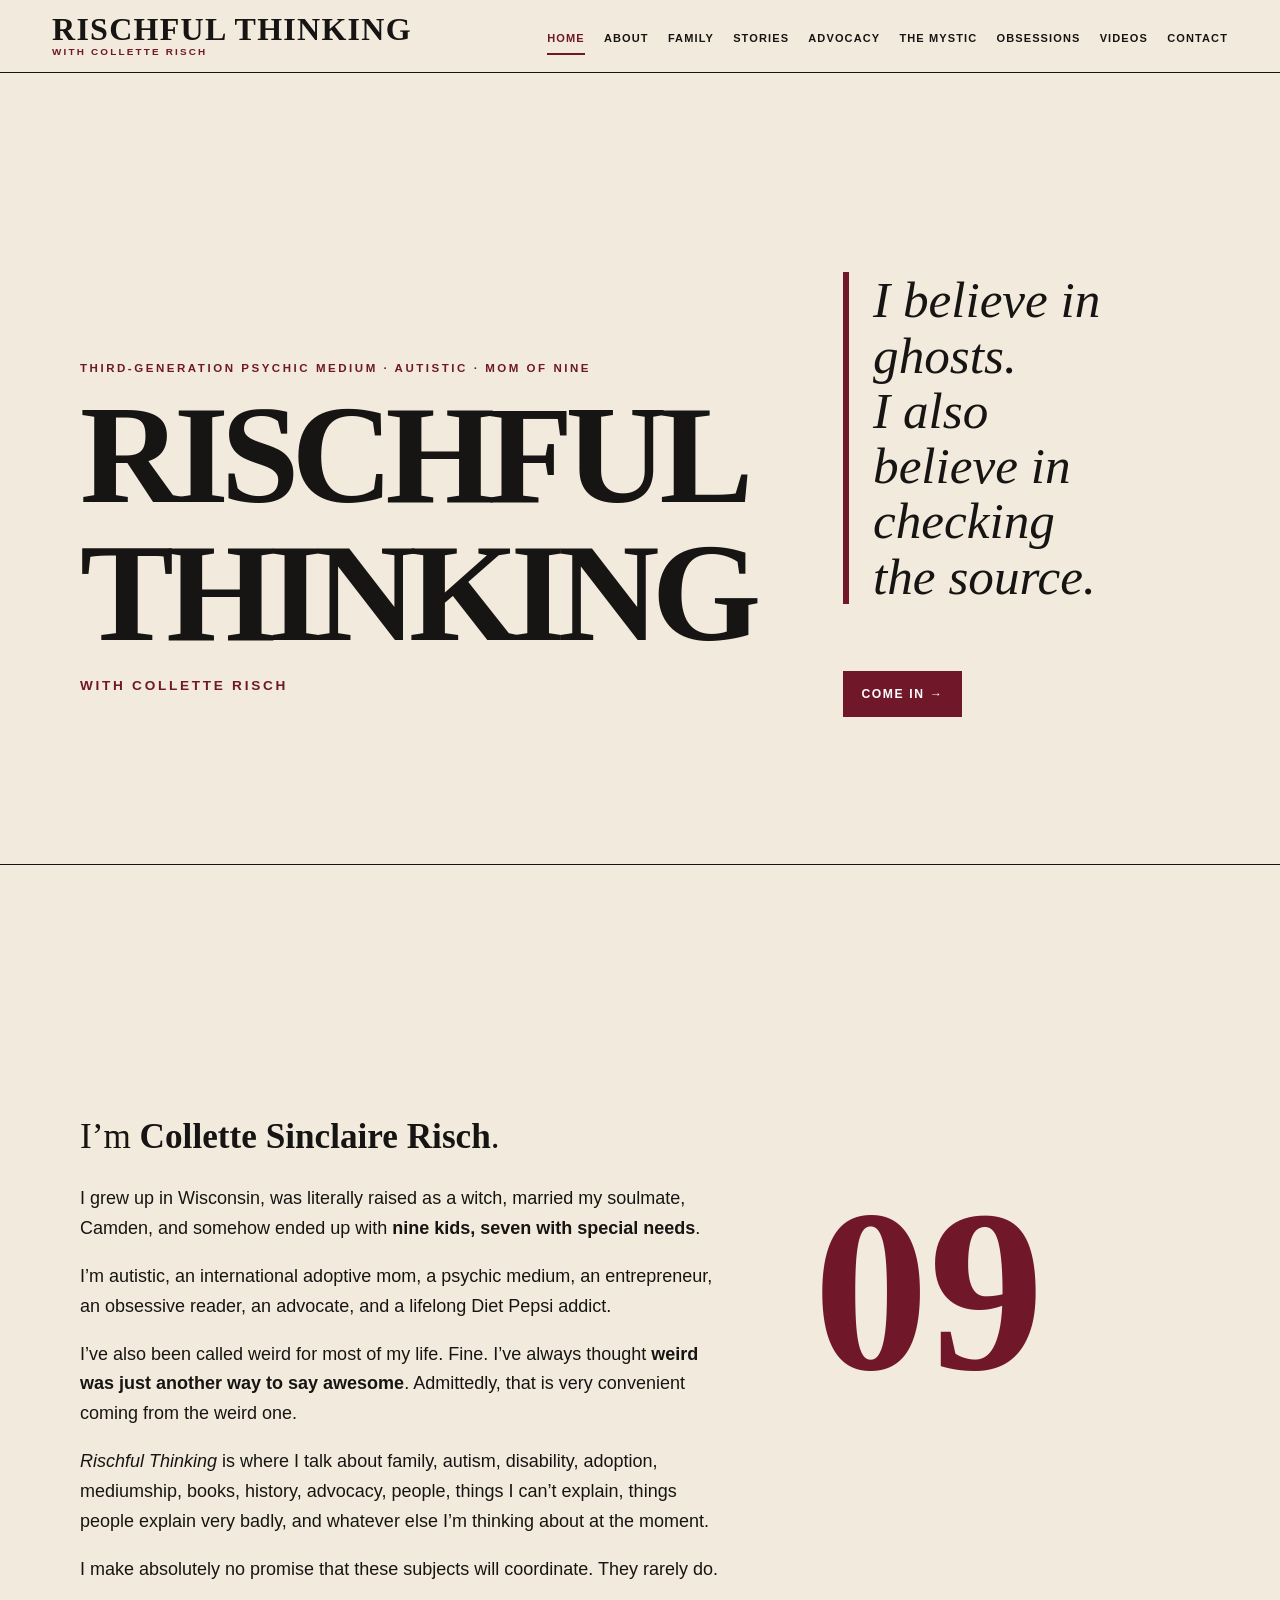
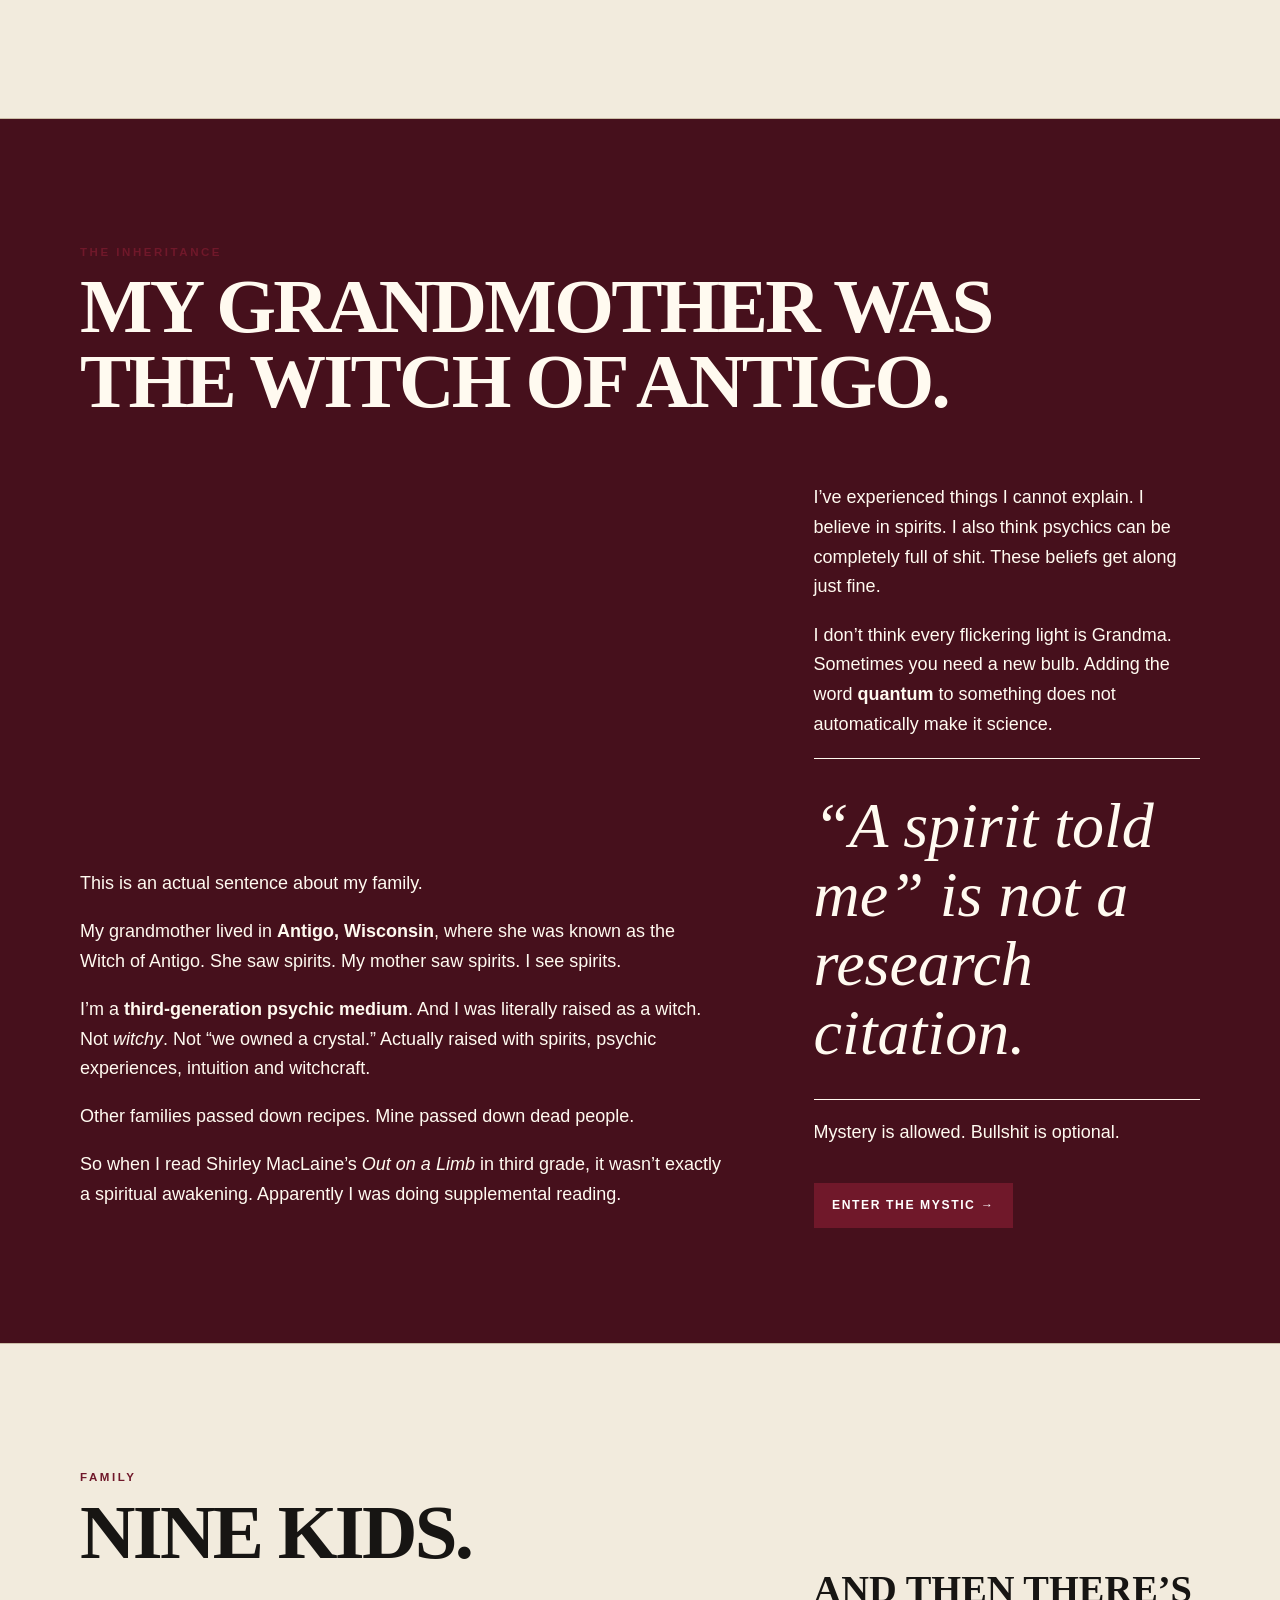
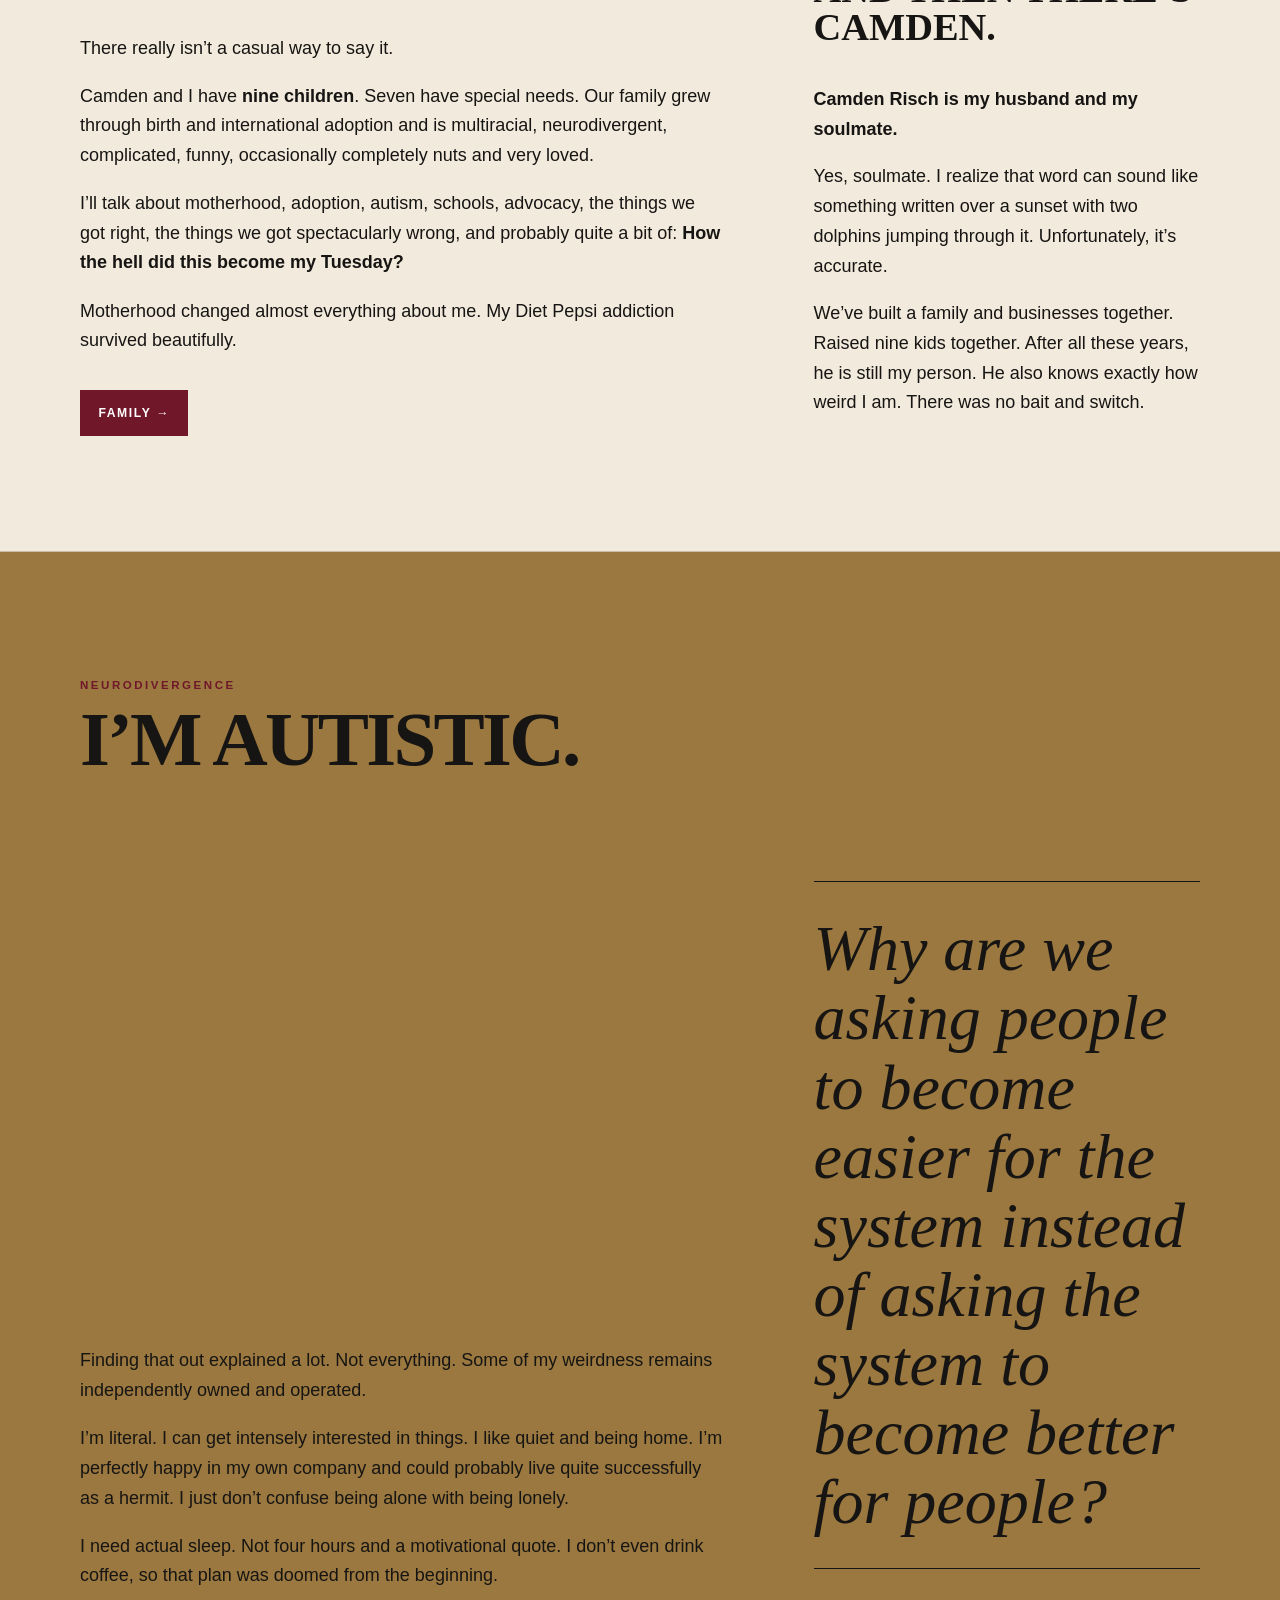
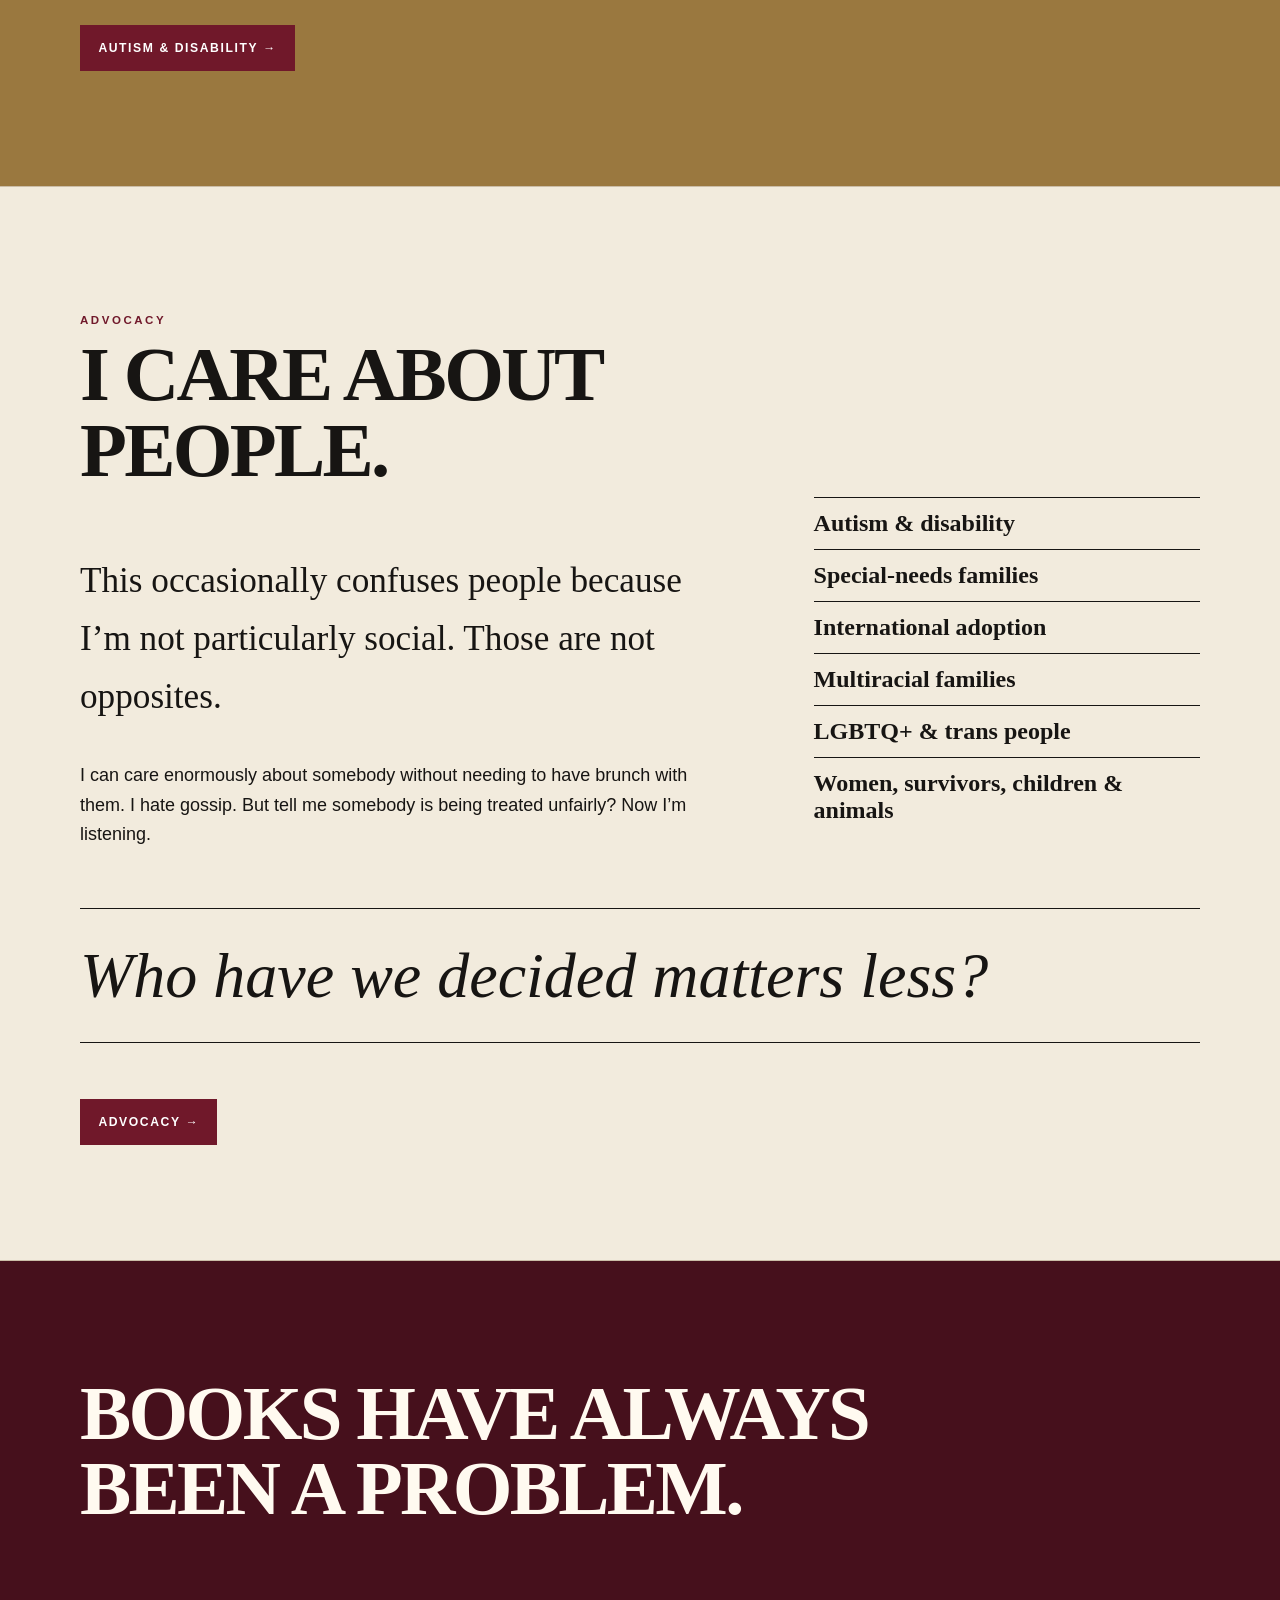
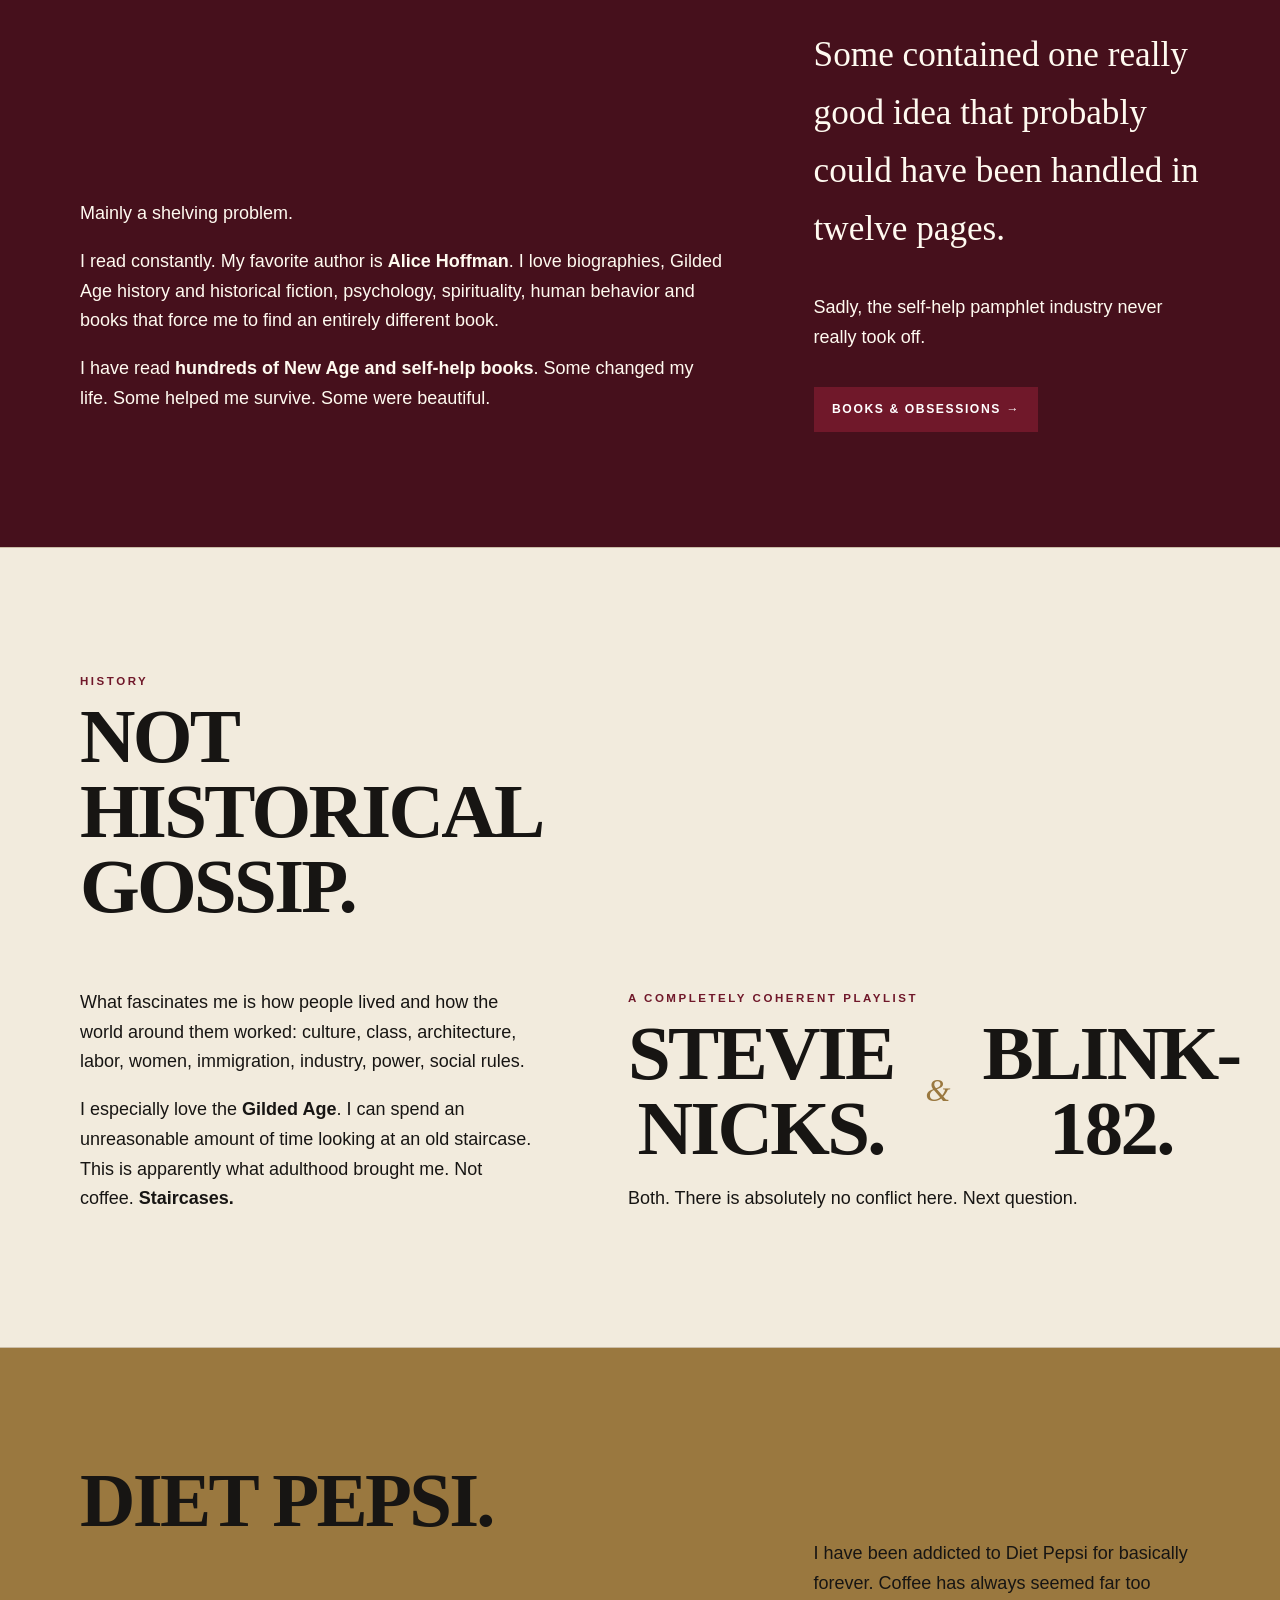
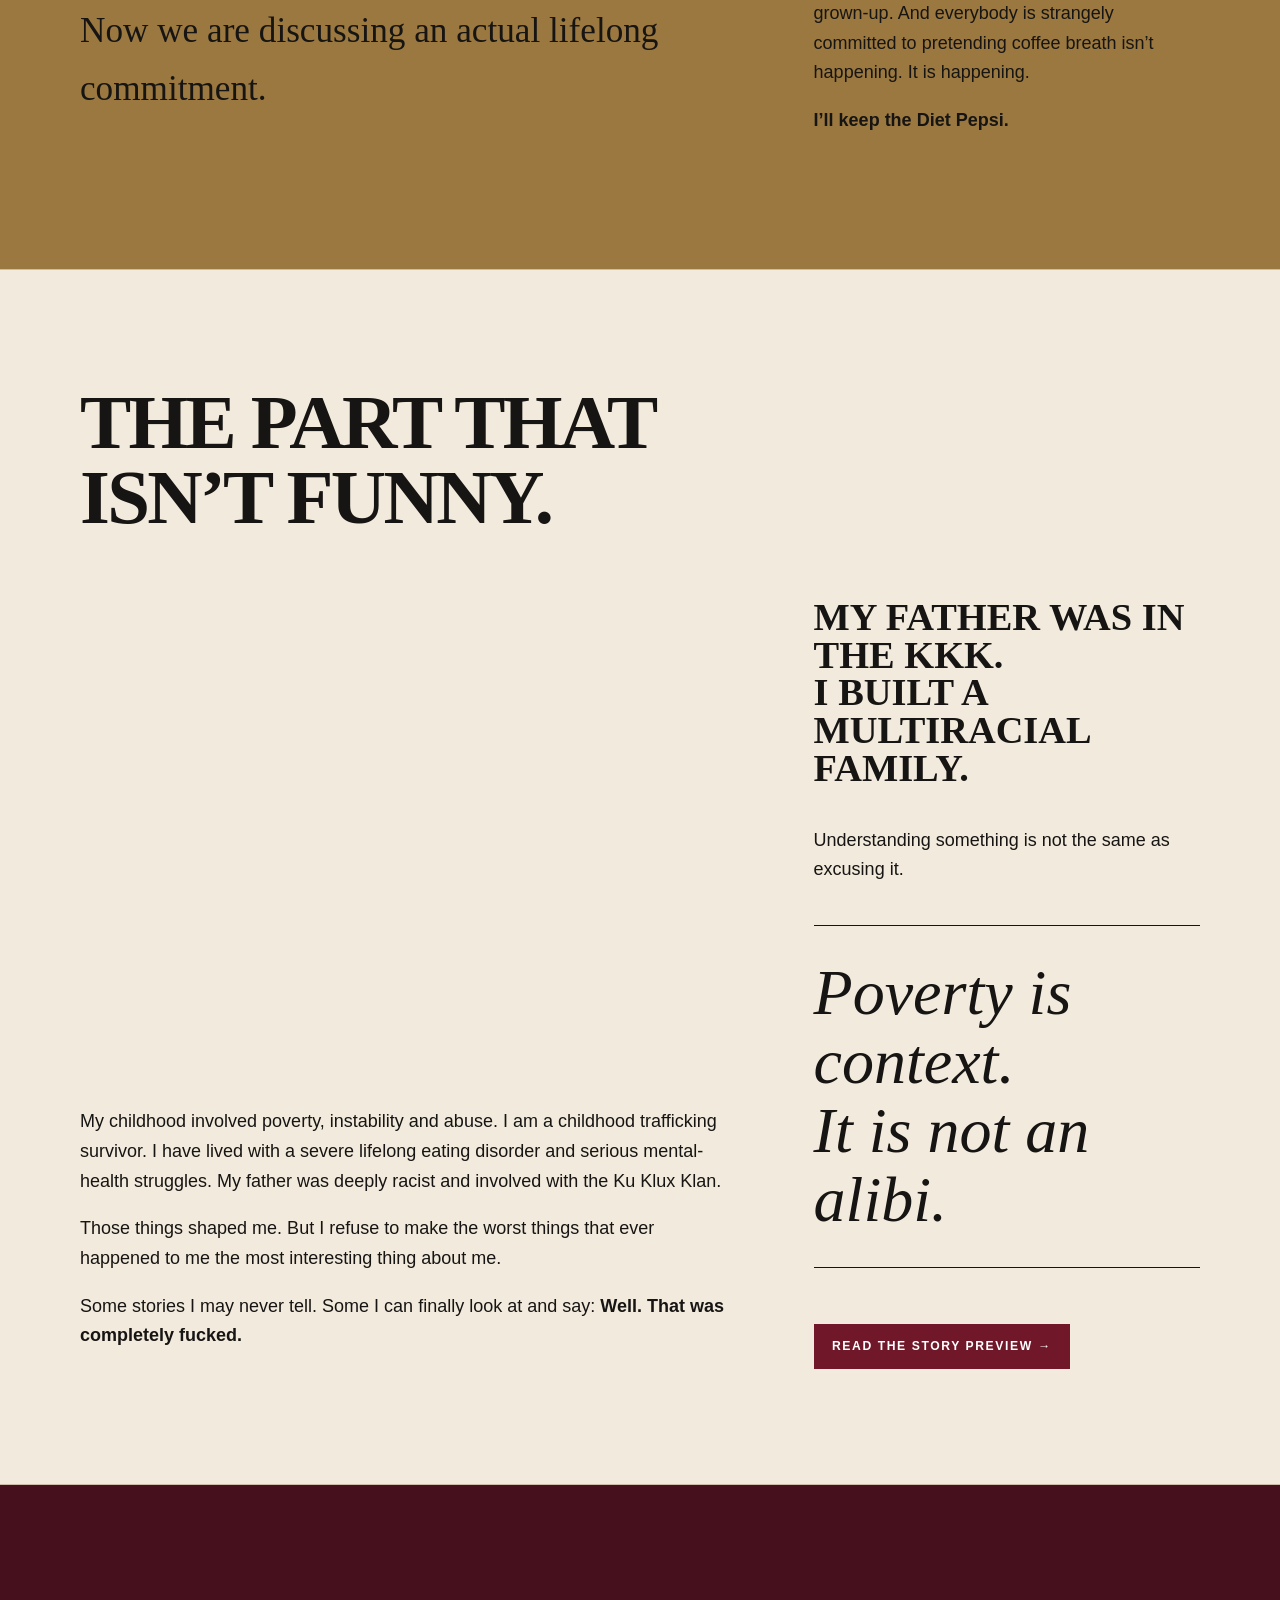
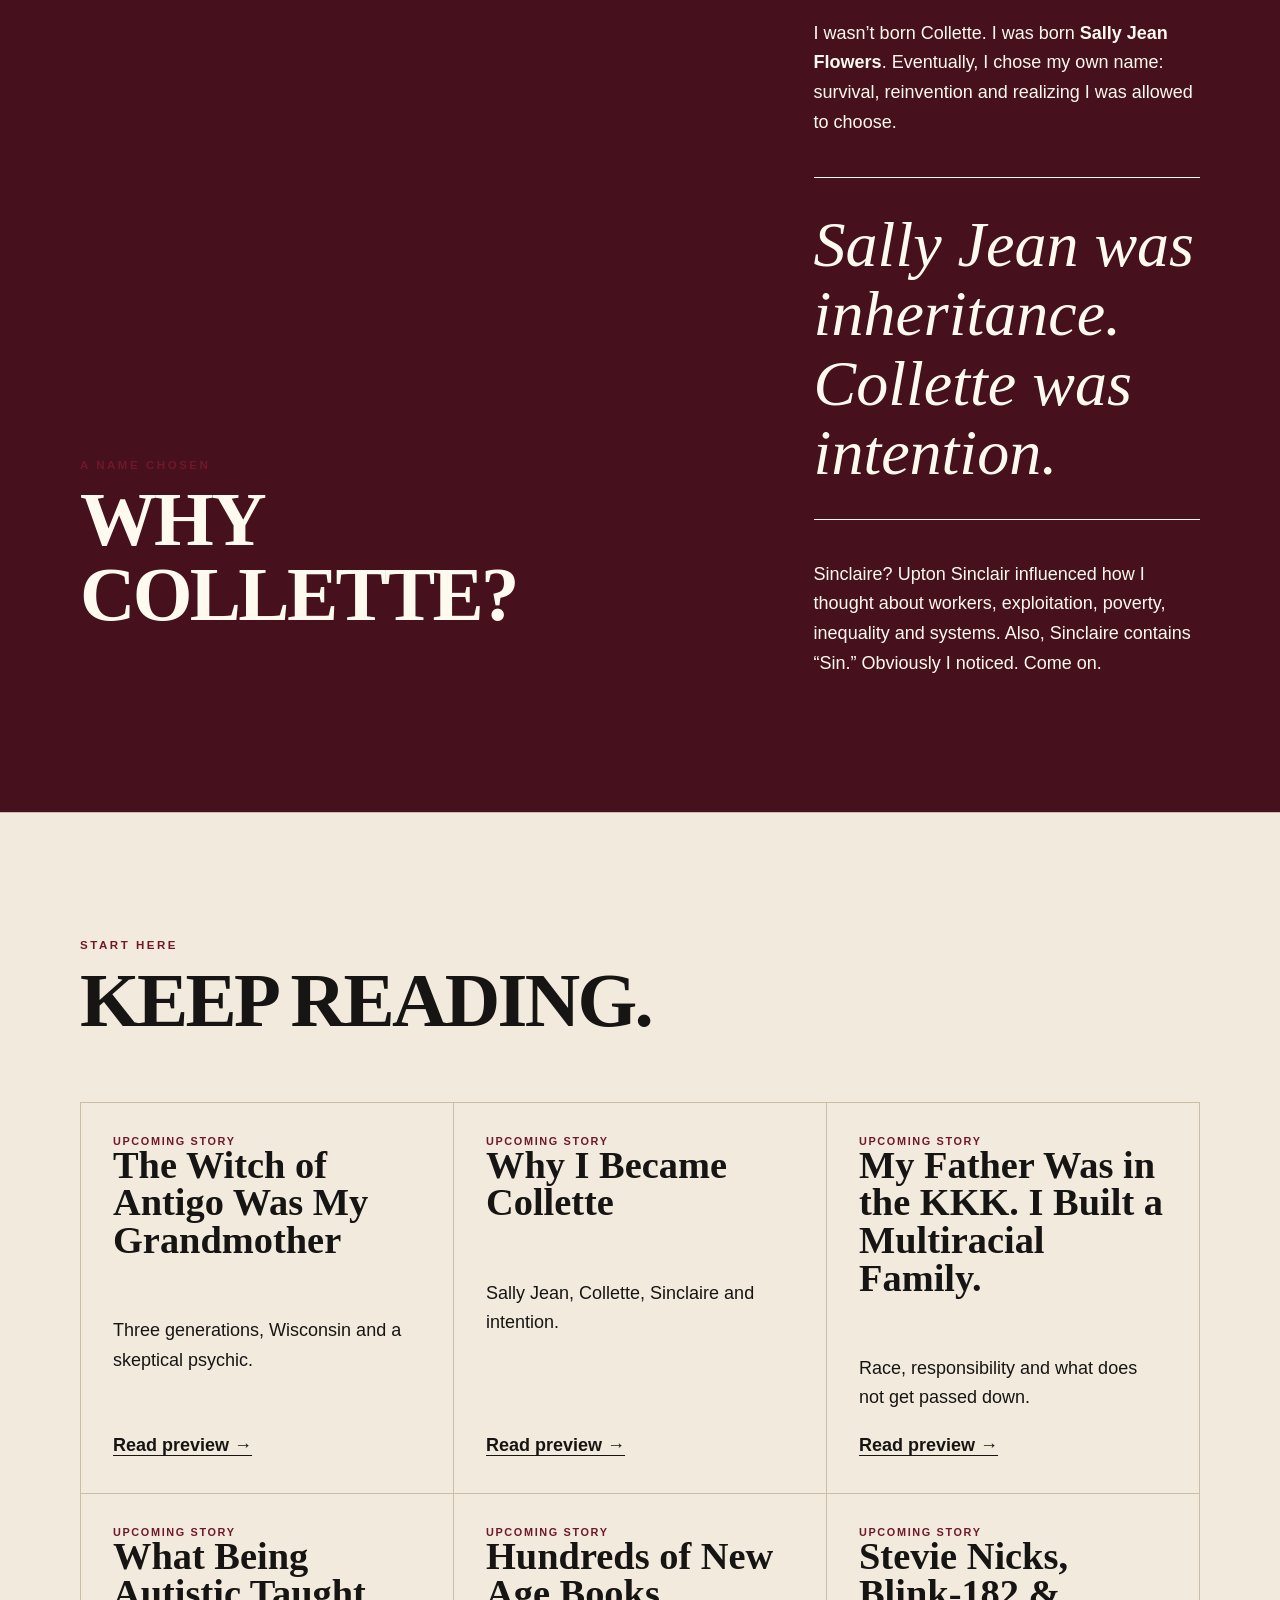
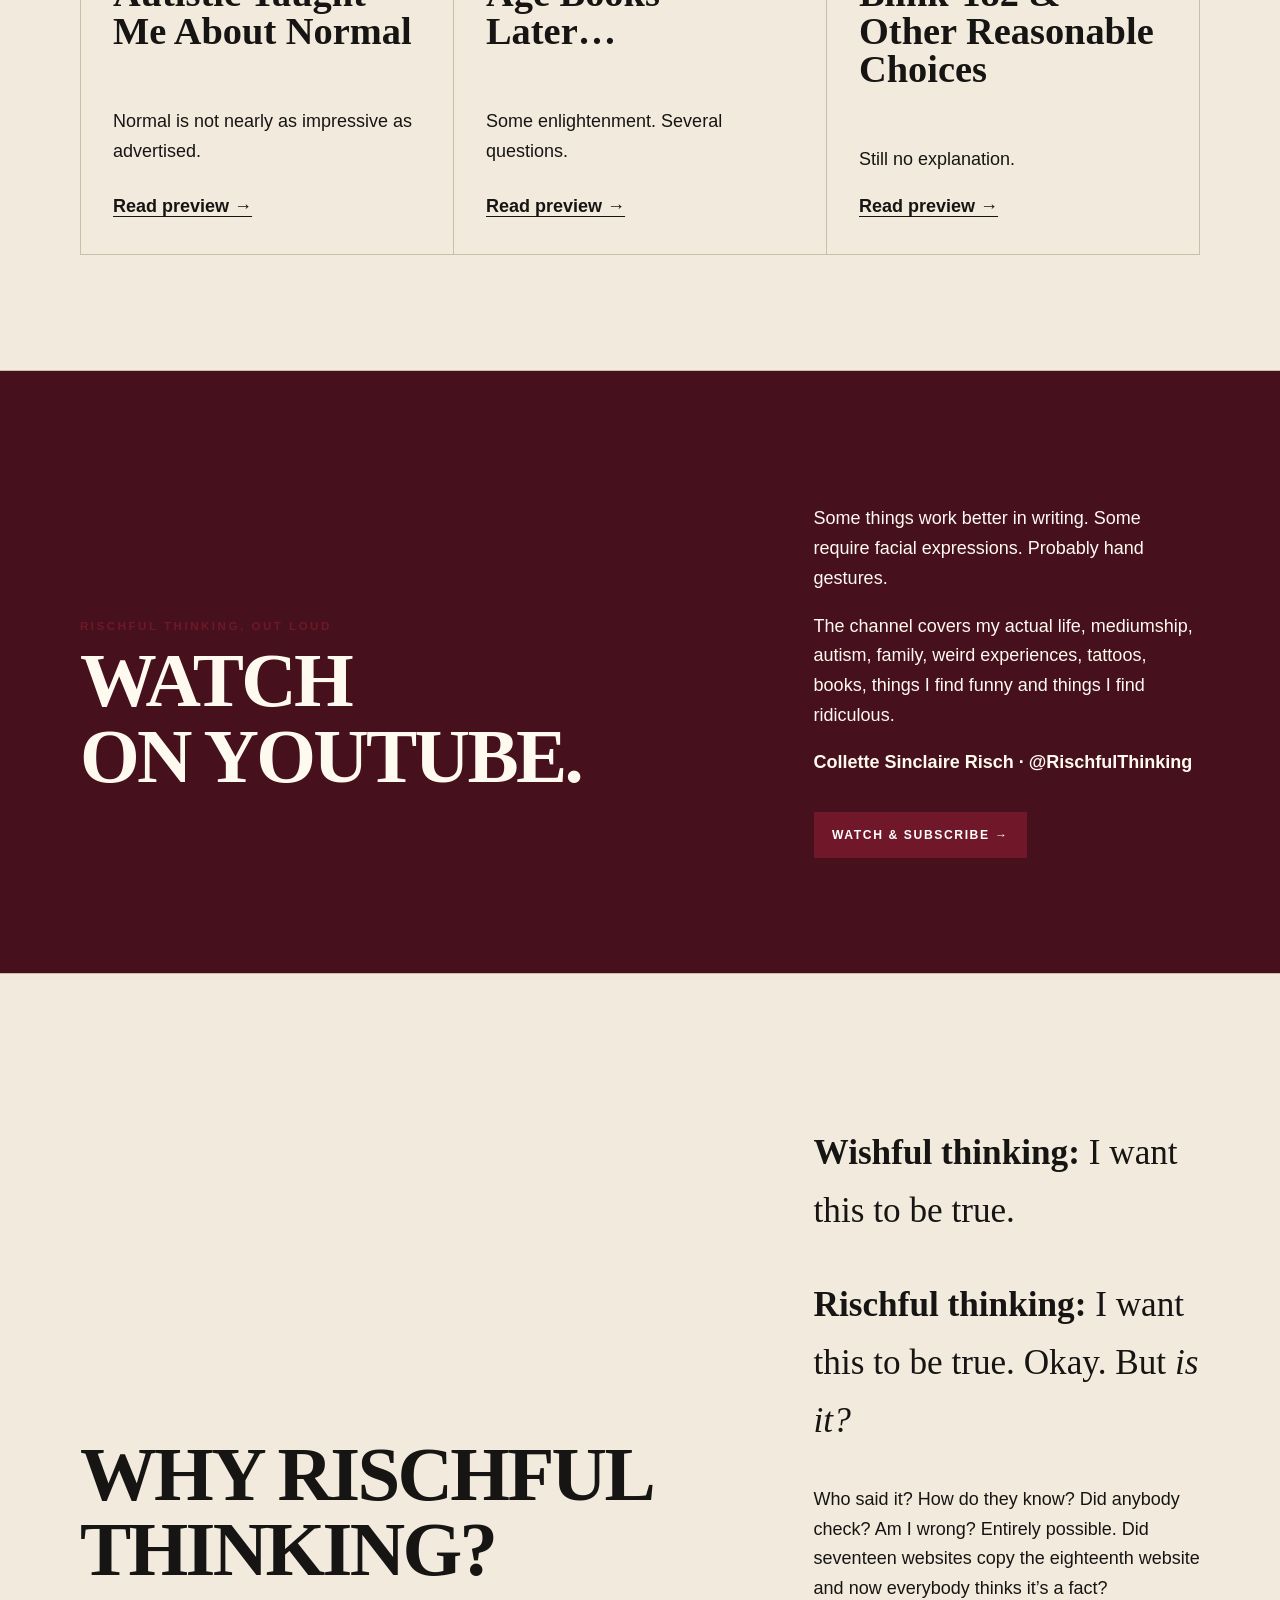
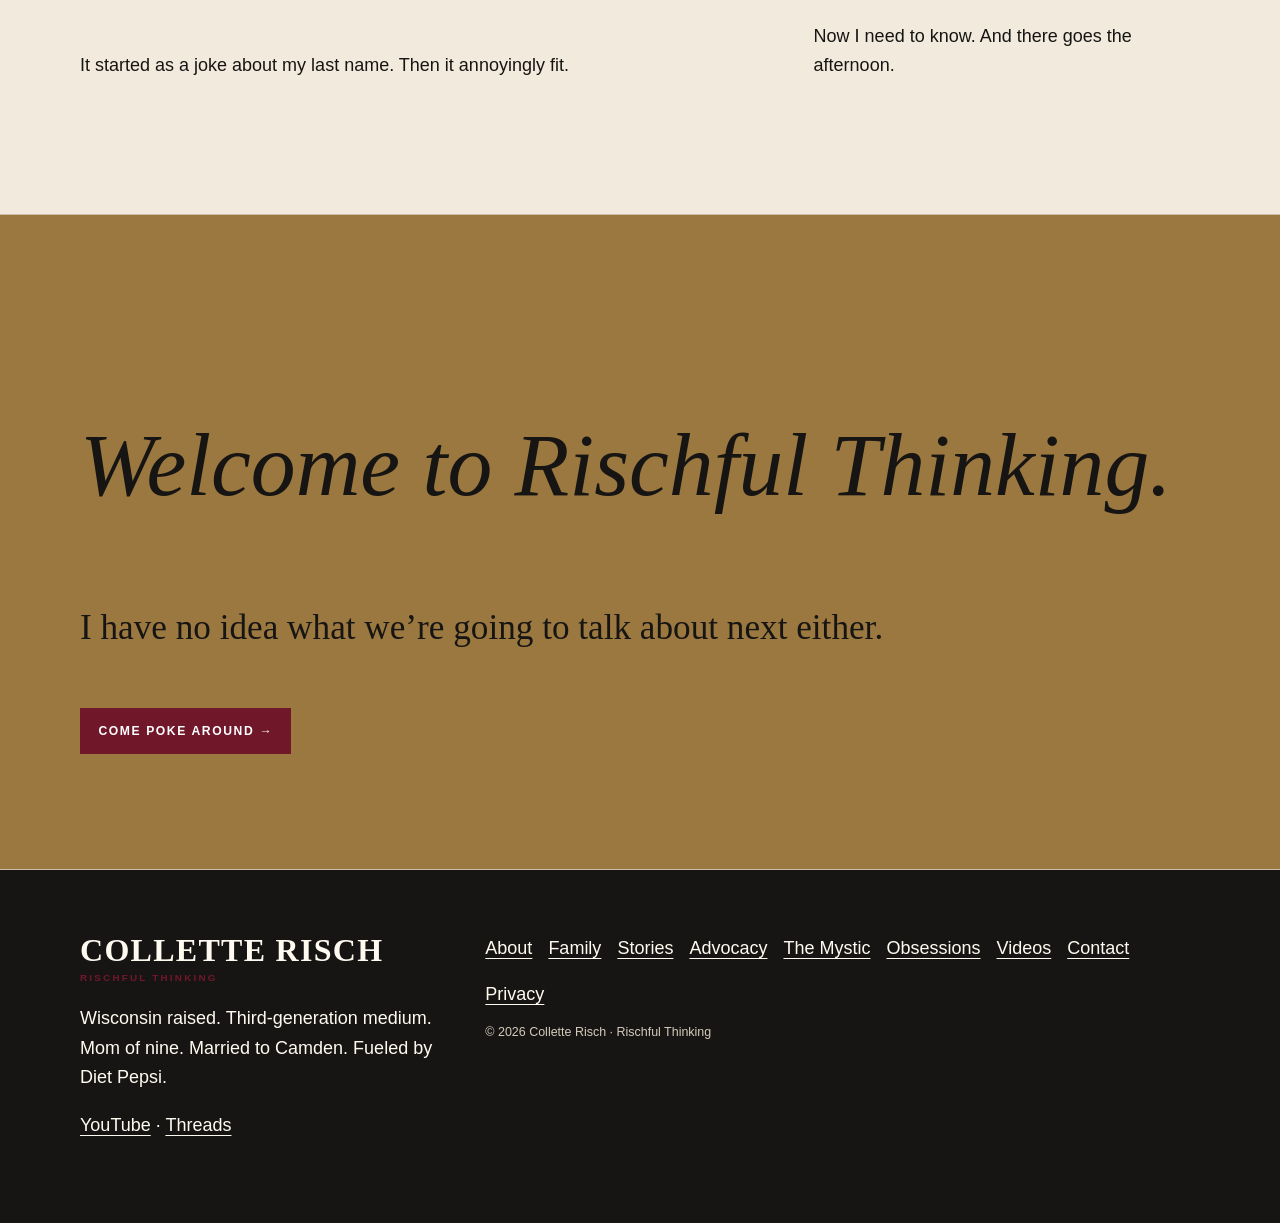
<file: index.html>
<!doctype html>
<html lang="en">
  <head>
    <meta charset="utf-8" />
    <meta name="viewport" content="width=device-width,initial-scale=1" />
    <title>Rischful Thinking | Collette Risch</title>
    <meta
      name="description"
      content="Rischful Thinking is the personal editorial site of Collette Risch: third-generation psychic medium, autistic mom of nine, advocate, entrepreneur and skeptic."
    />
    <link rel="canonical" href="https://colletterisch.com/" />
    <meta property="og:title" content="Rischful Thinking | Collette Risch" />
    <meta
      property="og:description"
      content="Rischful Thinking is the personal editorial site of Collette Risch: third-generation psychic medium, autistic mom of nine, advocate, entrepreneur and skeptic."
    />
    <meta property="og:url" content="https://colletterisch.com/" />
    <meta property="og:type" content="website" />
    <meta property="og:site_name" content="Rischful Thinking" />
    <meta name="twitter:card" content="summary" />
    <meta name="twitter:title" content="Rischful Thinking | Collette Risch" />
    <meta
      name="twitter:description"
      content="Rischful Thinking is the personal editorial site of Collette Risch: third-generation psychic medium, autistic mom of nine, advocate, entrepreneur and skeptic."
    />
    <meta name="theme-color" content="#46101c" />
    <link rel="stylesheet" href="styles.css" />
    <script type="application/ld+json">
      {
        "@context": "https://schema.org",
        "@graph": [
          {
            "@type": "WebSite",
            "name": "Rischful Thinking",
            "url": "https://colletterisch.com/"
          },
          {
            "@type": "Person",
            "name": "Collette Risch",
            "alternateName": "Collette Sinclaire Risch",
            "url": "https://colletterisch.com/",
            "sameAs": [
              "https://www.youtube.com/@RischfulThinking",
              "https://www.threads.com/@collette_risch"
            ]
          }
        ]
      }
    </script>
    <script src="script.js" defer></script>
  </head>
  <body>
    <a class="skip" href="#main">Skip to content</a>
    <header class="masthead">
      <div class="masthead-inner">
        <a class="brand" href="index.html"
          ><strong>RISCHFUL THINKING</strong><span>with Collette Risch</span></a
        ><button
          class="nav-toggle"
          type="button"
          aria-expanded="false"
          aria-controls="primary-nav"
        >
          Menu
        </button>
        <nav class="primary-nav" id="primary-nav" aria-label="Primary">
          <ul class="nav-list">
            <li><a href="index.html" aria-current="page">Home</a></li>
            <li><a href="about.html">About</a></li>
            <li><a href="family.html">Family</a></li>
            <li><a href="stories.html">Stories</a></li>
            <li><a href="advocacy.html">Advocacy</a></li>
            <li><a href="mystic.html">The Mystic</a></li>
            <li><a href="obsessions.html">Obsessions</a></li>
            <li><a href="videos.html">Videos</a></li>
            <li><a href="contact.html">Contact</a></li>
          </ul>
        </nav>
      </div>
    </header>
    <main id="main">
      <section class="hero">
        <div class="wrap hero-grid">
          <div>
            <p class="eyebrow">
              Third-generation psychic medium · Autistic · Mom of nine
            </p>
            <h1>RISCHFUL<br />THINKING<small>with Collette Risch</small></h1>
          </div>
          <div>
            <p class="hero-deck">
              I believe in ghosts.<br />I also believe in checking the source.
            </p>
            <a class="button" href="#come-in">Come in →</a>
          </div>
        </div>
      </section>
      <section class="section" id="come-in">
        <div class="wrap split">
          <div class="copy">
            <p class="kicker">I’m <strong>Collette Sinclaire Risch</strong>.</p>
            <p>
              I grew up in Wisconsin, was literally raised as a witch, married
              my soulmate, Camden, and somehow ended up with
              <strong>nine kids, seven with special needs</strong>.
            </p>
            <p>
              I’m autistic, an international adoptive mom, a psychic medium, an
              entrepreneur, an obsessive reader, an advocate, and a lifelong
              Diet Pepsi addict.
            </p>
            <p>
              I’ve also been called weird for most of my life. Fine. I’ve always
              thought
              <strong>weird was just another way to say awesome</strong>.
              Admittedly, that is very convenient coming from the weird one.
            </p>
            <p>
              <em>Rischful Thinking</em> is where I talk about family, autism,
              disability, adoption, mediumship, books, history, advocacy,
              people, things I can’t explain, things people explain very badly,
              and whatever else I’m thinking about at the moment.
            </p>
            <p>
              I make absolutely no promise that these subjects will coordinate.
              They rarely do.
            </p>
          </div>
          <p class="number" aria-label="nine">09</p>
        </div>
      </section>
      <section class="section dark">
        <div class="wrap">
          <p class="eyebrow">The inheritance</p>
          <h2>MY GRANDMOTHER WAS<br />THE WITCH OF ANTIGO.</h2>
          <div class="split">
            <div class="copy">
              <p>This is an actual sentence about my family.</p>
              <p>
                My grandmother lived in <strong>Antigo, Wisconsin</strong>,
                where she was known as the Witch of Antigo. She saw spirits. My
                mother saw spirits. I see spirits.
              </p>
              <p>
                I’m a <strong>third-generation psychic medium</strong>. And I
                was literally raised as a witch. Not <em>witchy</em>. Not “we
                owned a crystal.” Actually raised with spirits, psychic
                experiences, intuition and witchcraft.
              </p>
              <p>
                Other families passed down recipes. Mine passed down dead
                people.
              </p>
              <p>
                So when I read Shirley MacLaine’s <em>Out on a Limb</em> in
                third grade, it wasn’t exactly a spiritual awakening. Apparently
                I was doing supplemental reading.
              </p>
            </div>
            <div class="copy">
              <p>
                I’ve experienced things I cannot explain. I believe in spirits.
                I also think psychics can be completely full of shit. These
                beliefs get along just fine.
              </p>
              <p>
                I don’t think every flickering light is Grandma. Sometimes you
                need a new bulb. Adding the word <strong>quantum</strong> to
                something does not automatically make it science.
              </p>
              <p class="pull">“A spirit told me” is not a research citation.</p>
              <p>Mystery is allowed. Bullshit is optional.</p>
              <a class="button" href="mystic.html">Enter the mystic →</a>
            </div>
          </div>
        </div>
      </section>
      <section class="section">
        <div class="wrap split">
          <div>
            <p class="eyebrow">Family</p>
            <h2>NINE KIDS.</h2>
            <div class="copy">
              <p>There really isn’t a casual way to say it.</p>
              <p>
                Camden and I have <strong>nine children</strong>. Seven have
                special needs. Our family grew through birth and international
                adoption and is multiracial, neurodivergent, complicated, funny,
                occasionally completely nuts and very loved.
              </p>
              <p>
                I’ll talk about motherhood, adoption, autism, schools, advocacy,
                the things we got right, the things we got spectacularly wrong,
                and probably quite a bit of:
                <strong>How the hell did this become my Tuesday?</strong>
              </p>
              <p>
                Motherhood changed almost everything about me. My Diet Pepsi
                addiction survived beautifully.
              </p>
              <a class="button" href="family.html">Family →</a>
            </div>
          </div>
          <div>
            <h3>AND THEN THERE’S CAMDEN.</h3>
            <p><strong>Camden Risch is my husband and my soulmate.</strong></p>
            <p>
              Yes, soulmate. I realize that word can sound like something
              written over a sunset with two dolphins jumping through it.
              Unfortunately, it’s accurate.
            </p>
            <p>
              We’ve built a family and businesses together. Raised nine kids
              together. After all these years, he is still my person. He also
              knows exactly how weird I am. There was no bait and switch.
            </p>
          </div>
        </div>
      </section>
      <section class="section gold">
        <div class="wrap">
          <p class="eyebrow">Neurodivergence</p>
          <h2>I’M AUTISTIC.</h2>
          <div class="split">
            <div class="copy">
              <p>
                Finding that out explained a lot. Not everything. Some of my
                weirdness remains independently owned and operated.
              </p>
              <p>
                I’m literal. I can get intensely interested in things. I like
                quiet and being home. I’m perfectly happy in my own company and
                could probably live quite successfully as a hermit. I just don’t
                confuse being alone with being lonely.
              </p>
              <p>
                I need actual sleep. Not four hours and a motivational quote. I
                don’t even drink coffee, so that plan was doomed from the
                beginning.
              </p>
            </div>
            <p class="pull">
              Why are we asking people to become easier for the system instead
              of asking the system to become better for people?
            </p>
          </div>
          <a class="button" href="advocacy.html">Autism & disability →</a>
        </div>
      </section>
      <section class="section">
        <div class="wrap split">
          <div>
            <p class="eyebrow">Advocacy</p>
            <h2>I CARE ABOUT PEOPLE.</h2>
            <p class="kicker">
              This occasionally confuses people because I’m not particularly
              social. Those are not opposites.
            </p>
            <p>
              I can care enormously about somebody without needing to have
              brunch with them. I hate gossip. But tell me somebody is being
              treated unfairly? Now I’m listening.
            </p>
          </div>
          <div>
            <ul class="list-lines">
              <li>Autism & disability</li>
              <li>Special-needs families</li>
              <li>International adoption</li>
              <li>Multiracial families</li>
              <li>LGBTQ+ & trans people</li>
              <li>Women, survivors, children & animals</li>
            </ul>
          </div>
        </div>
        <div class="wrap">
          <p class="pull">Who have we decided matters less?</p>
          <a class="button" href="advocacy.html">Advocacy →</a>
        </div>
      </section>
      <section class="section dark">
        <div class="wrap">
          <h2>BOOKS HAVE ALWAYS<br />BEEN A PROBLEM.</h2>
          <div class="split">
            <div class="copy">
              <p>Mainly a shelving problem.</p>
              <p>
                I read constantly. My favorite author is
                <strong>Alice Hoffman</strong>. I love biographies, Gilded Age
                history and historical fiction, psychology, spirituality, human
                behavior and books that force me to find an entirely different
                book.
              </p>
              <p>
                I have read
                <strong>hundreds of New Age and self-help books</strong>. Some
                changed my life. Some helped me survive. Some were beautiful.
              </p>
            </div>
            <div>
              <p class="kicker">
                Some contained one really good idea that probably could have
                been handled in twelve pages.
              </p>
              <p>
                Sadly, the self-help pamphlet industry never really took off.
              </p>
              <a class="button" href="obsessions.html">Books & obsessions →</a>
            </div>
          </div>
        </div>
      </section>
      <section class="section">
        <div class="wrap split">
          <div>
            <p class="eyebrow">History</p>
            <h2>NOT HISTORICAL GOSSIP.</h2>
            <p>
              What fascinates me is how people lived and how the world around
              them worked: culture, class, architecture, labor, women,
              immigration, industry, power, social rules.
            </p>
            <p>
              I especially love the <strong>Gilded Age</strong>. I can spend an
              unreasonable amount of time looking at an old staircase. This is
              apparently what adulthood brought me. Not coffee.
              <strong>Staircases.</strong>
            </p>
          </div>
          <div>
            <p class="eyebrow">A completely coherent playlist</p>
            <div class="music">
              <h2>STEVIE<br />NICKS.</h2>
              <span>&</span>
              <h2>BLINK-182.</h2>
            </div>
            <p>Both. There is absolutely no conflict here. Next question.</p>
          </div>
        </div>
      </section>
      <section class="section gold">
        <div class="wrap split">
          <div>
            <h2>DIET PEPSI.</h2>
            <p class="kicker">
              Now we are discussing an actual lifelong commitment.
            </p>
          </div>
          <div>
            <p>
              I have been addicted to Diet Pepsi for basically forever. Coffee
              has always seemed far too grown-up. And everybody is strangely
              committed to pretending coffee breath isn’t happening. It is
              happening.
            </p>
            <p><strong>I’ll keep the Diet Pepsi.</strong></p>
          </div>
        </div>
      </section>
      <section class="section">
        <div class="wrap">
          <h2>THE PART THAT<br />ISN’T FUNNY.</h2>
          <div class="split">
            <div>
              <p>
                My childhood involved poverty, instability and abuse. I am a
                childhood trafficking survivor. I have lived with a severe
                lifelong eating disorder and serious mental-health struggles. My
                father was deeply racist and involved with the Ku Klux Klan.
              </p>
              <p>
                Those things shaped me. But I refuse to make the worst things
                that ever happened to me the most interesting thing about me.
              </p>
              <p>
                Some stories I may never tell. Some I can finally look at and
                say: <strong>Well. That was completely fucked.</strong>
              </p>
            </div>
            <div>
              <h3>
                MY FATHER WAS IN THE KKK.<br />I BUILT A MULTIRACIAL FAMILY.
              </h3>
              <p>Understanding something is not the same as excusing it.</p>
              <p class="pull">Poverty is context.<br />It is not an alibi.</p>
              <a class="button" href="stories.html">Read the story preview →</a>
            </div>
          </div>
        </div>
      </section>
      <section class="section dark">
        <div class="wrap split">
          <div>
            <p class="eyebrow">A name chosen</p>
            <h2>WHY<br />COLLETTE?</h2>
          </div>
          <div>
            <p>
              I wasn’t born Collette. I was born
              <strong>Sally Jean Flowers</strong>. Eventually, I chose my own
              name: survival, reinvention and realizing I was allowed to choose.
            </p>
            <p class="pull">
              Sally Jean was inheritance.<br />Collette was intention.
            </p>
            <p>
              Sinclaire? Upton Sinclair influenced how I thought about workers,
              exploitation, poverty, inequality and systems. Also, Sinclaire
              contains “Sin.” Obviously I noticed. Come on.
            </p>
          </div>
        </div>
      </section>
      <section class="section">
        <div class="wrap">
          <p class="eyebrow">Start here</p>
          <h2>KEEP READING.</h2>
          <div class="grid">
            <article class="card">
              <span class="tag">Upcoming story</span>
              <h3>The Witch of Antigo Was My Grandmother</h3>
              <p>Three generations, Wisconsin and a skeptical psychic.</p>
              <a href="stories.html">Read preview →</a>
            </article>
            <article class="card">
              <span class="tag">Upcoming story</span>
              <h3>Why I Became Collette</h3>
              <p>Sally Jean, Collette, Sinclaire and intention.</p>
              <a href="stories.html">Read preview →</a>
            </article>
            <article class="card">
              <span class="tag">Upcoming story</span>
              <h3>My Father Was in the KKK. I Built a Multiracial Family.</h3>
              <p>Race, responsibility and what does not get passed down.</p>
              <a href="stories.html">Read preview →</a>
            </article>
            <article class="card">
              <span class="tag">Upcoming story</span>
              <h3>What Being Autistic Taught Me About Normal</h3>
              <p>Normal is not nearly as impressive as advertised.</p>
              <a href="stories.html">Read preview →</a>
            </article>
            <article class="card">
              <span class="tag">Upcoming story</span>
              <h3>Hundreds of New Age Books Later…</h3>
              <p>Some enlightenment. Several questions.</p>
              <a href="stories.html">Read preview →</a>
            </article>
            <article class="card">
              <span class="tag">Upcoming story</span>
              <h3>Stevie Nicks, Blink-182 & Other Reasonable Choices</h3>
              <p>Still no explanation.</p>
              <a href="stories.html">Read preview →</a>
            </article>
          </div>
        </div>
      </section>
      <section class="section dark">
        <div class="wrap split">
          <div>
            <p class="eyebrow">Rischful Thinking, out loud</p>
            <h2>WATCH<br />ON YOUTUBE.</h2>
          </div>
          <div>
            <p>
              Some things work better in writing. Some require facial
              expressions. Probably hand gestures.
            </p>
            <p>
              The channel covers my actual life, mediumship, autism, family,
              weird experiences, tattoos, books, things I find funny and things
              I find ridiculous.
            </p>
            <p><strong>Collette Sinclaire Risch · @RischfulThinking</strong></p>
            <a class="button" href="https://www.youtube.com/@RischfulThinking"
              >Watch & subscribe →</a
            >
          </div>
        </div>
      </section>
      <section class="section">
        <div class="wrap split">
          <div>
            <h2>WHY RISCHFUL THINKING?</h2>
            <p>
              It started as a joke about my last name. Then it annoyingly fit.
            </p>
          </div>
          <div>
            <p class="kicker">
              <strong>Wishful thinking:</strong> I want this to be true.
            </p>
            <p class="kicker">
              <strong>Rischful thinking:</strong> I want this to be true. Okay.
              But <em>is it?</em>
            </p>
            <p>
              Who said it? How do they know? Did anybody check? Am I wrong?
              Entirely possible. Did seventeen websites copy the eighteenth
              website and now everybody thinks it’s a fact?
            </p>
            <p>Now I need to know. And there goes the afternoon.</p>
          </div>
        </div>
      </section>
      <section class="section gold">
        <div class="wrap">
          <p class="big-end">Welcome to Rischful Thinking.</p>
          <p class="kicker">
            I have no idea what we’re going to talk about next either.
          </p>
          <a class="button" href="stories.html">Come poke around →</a>
        </div>
      </section>
    </main>
    <footer class="footer">
      <div class="wrap footer-grid">
        <div>
          <a class="brand" href="index.html"
            ><strong>COLLETTE RISCH</strong><span>Rischful Thinking</span></a
          >
          <p>
            Wisconsin raised. Third-generation medium. Mom of nine. Married to
            Camden. Fueled by Diet Pepsi.
          </p>
          <p>
            <a href="https://www.youtube.com/@RischfulThinking">YouTube</a> ·
            <a href="https://www.threads.com/@collette_risch">Threads</a>
          </p>
        </div>
        <div>
          <nav aria-label="Footer">
            <a href="about.html">About</a><a href="family.html">Family</a
            ><a href="stories.html">Stories</a
            ><a href="advocacy.html">Advocacy</a
            ><a href="mystic.html">The Mystic</a
            ><a href="obsessions.html">Obsessions</a
            ><a href="videos.html">Videos</a><a href="contact.html">Contact</a
            ><a href="privacy.html">Privacy</a>
          </nav>
          <p class="fine">© 2026 Collette Risch · Rischful Thinking</p>
        </div>
      </div>
    </footer>
  </body>
</html>
</file>
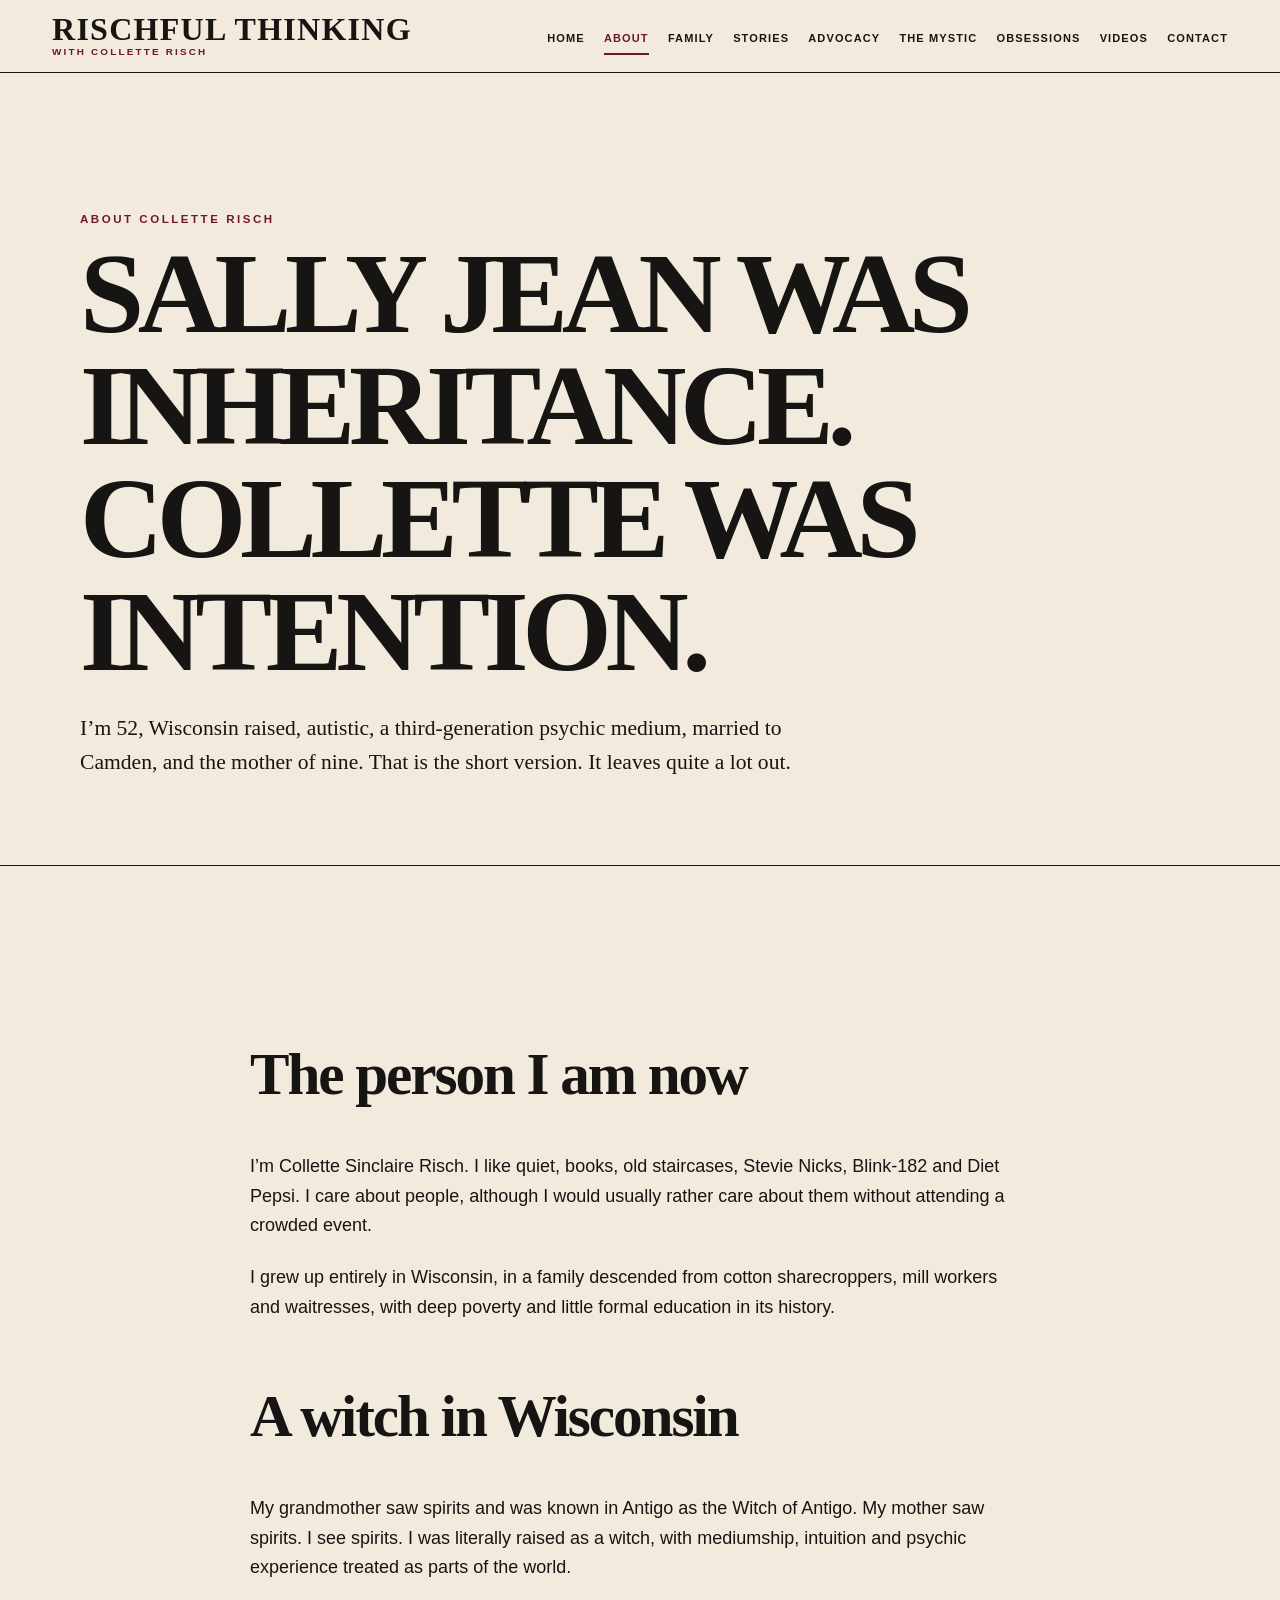
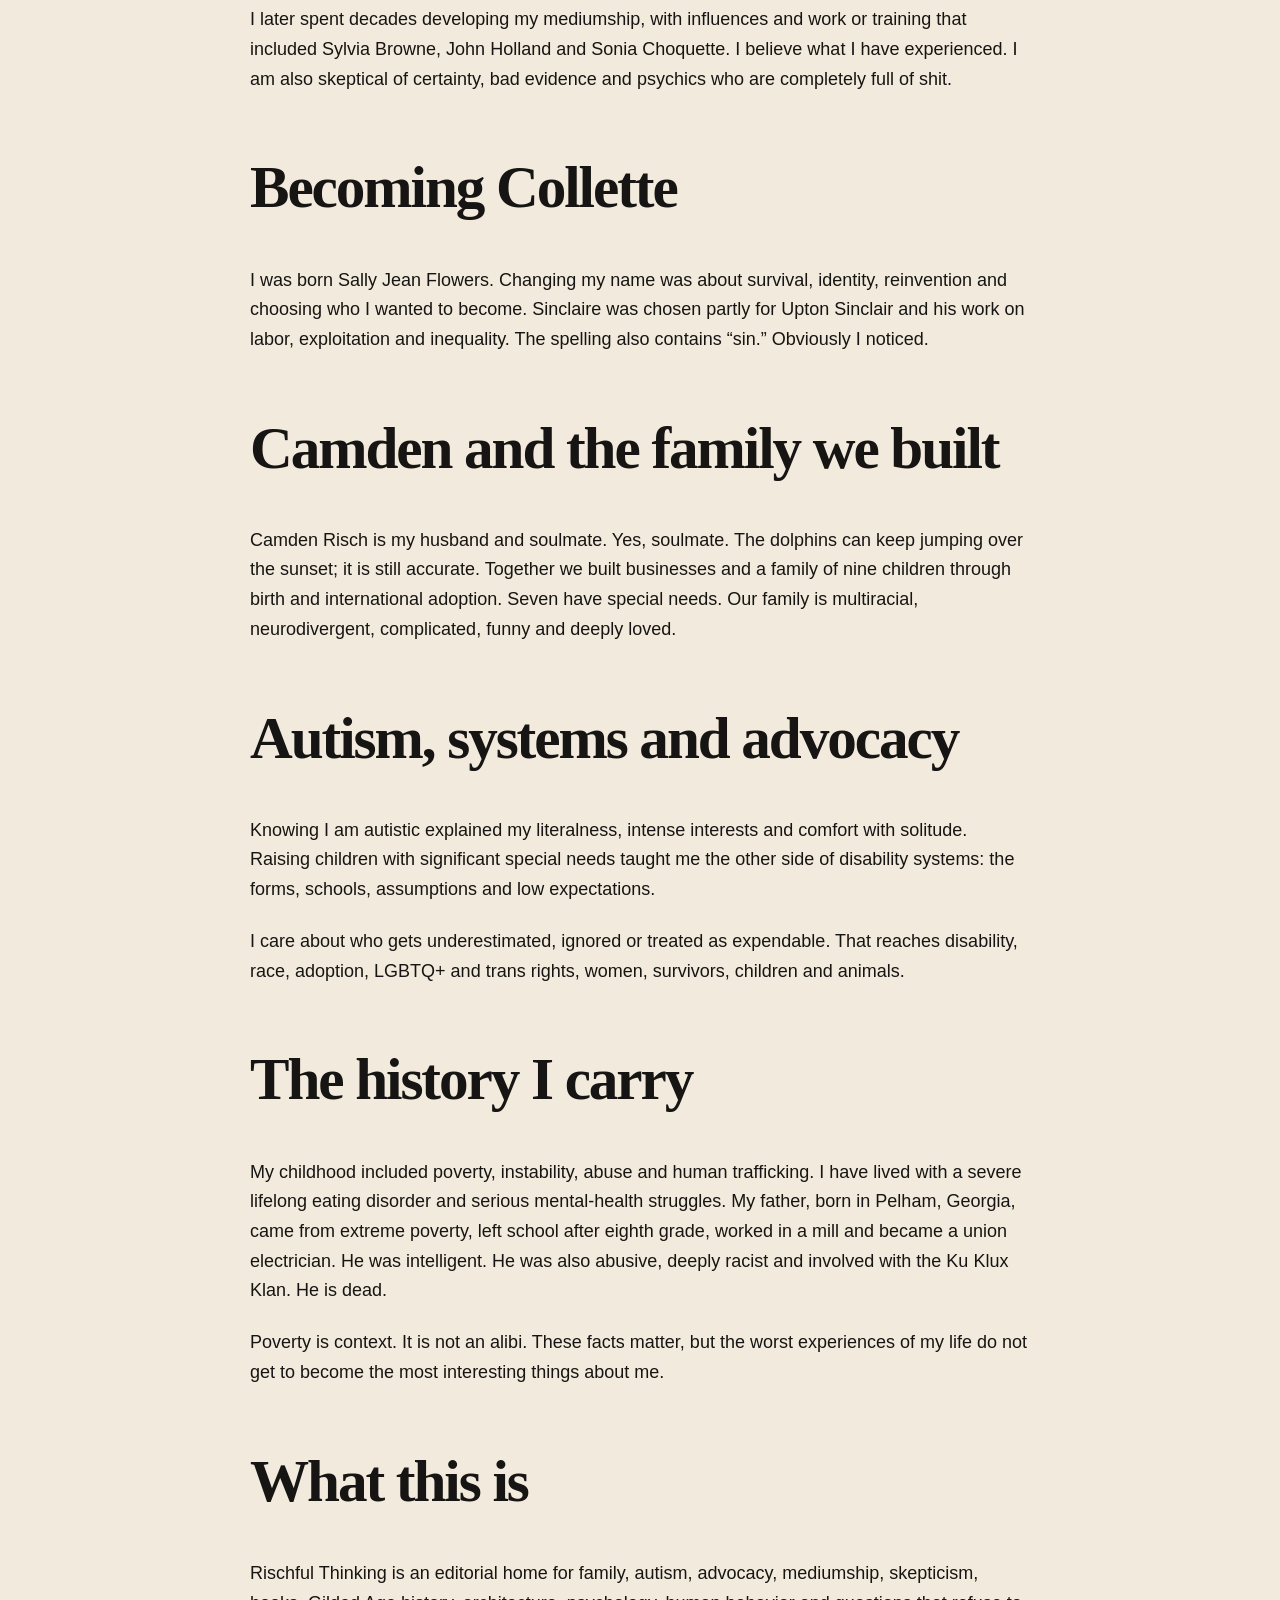
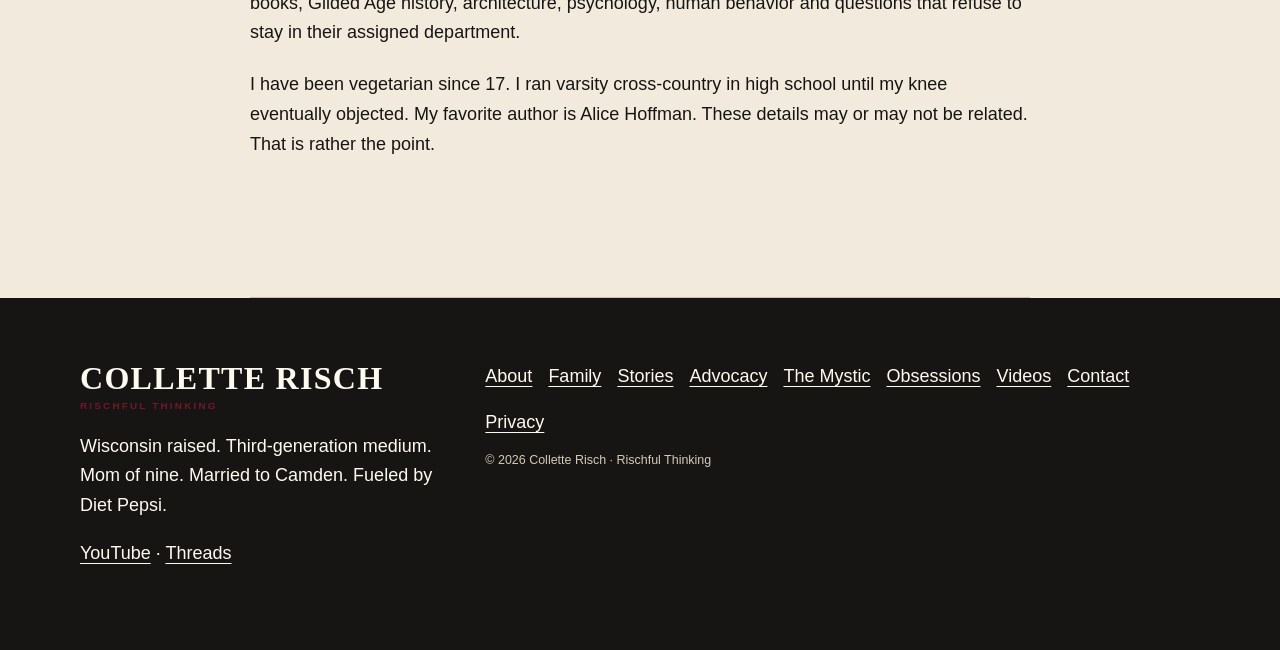
<file: about.html>
<!doctype html>
<html lang="en">
  <head>
    <meta charset="utf-8" />
    <meta name="viewport" content="width=device-width,initial-scale=1" />
    <title>About Collette Risch | Rischful Thinking</title>
    <meta
      name="description"
      content="Meet Collette Risch: Wisconsin-raised creator of Rischful Thinking, third-generation psychic medium, autistic mother of nine and advocate."
    />
    <link rel="canonical" href="https://colletterisch.com/about.html" />
    <meta
      property="og:title"
      content="About Collette Risch | Rischful Thinking"
    />
    <meta
      property="og:description"
      content="Meet Collette Risch: Wisconsin-raised creator of Rischful Thinking, third-generation psychic medium, autistic mother of nine and advocate."
    />
    <meta property="og:url" content="https://colletterisch.com/about.html" />
    <meta property="og:type" content="website" />
    <meta property="og:site_name" content="Rischful Thinking" />
    <meta name="twitter:card" content="summary" />
    <meta
      name="twitter:title"
      content="About Collette Risch | Rischful Thinking"
    />
    <meta
      name="twitter:description"
      content="Meet Collette Risch: Wisconsin-raised creator of Rischful Thinking, third-generation psychic medium, autistic mother of nine and advocate."
    />
    <meta name="theme-color" content="#46101c" />
    <link rel="stylesheet" href="styles.css" />
    <script type="application/ld+json">
      {
        "@context": "https://schema.org",
        "@type": "ProfilePage",
        "name": "About Collette Risch",
        "url": "https://colletterisch.com/about.html",
        "mainEntity": {
          "@type": "Person",
          "name": "Collette Risch",
          "alternateName": "Collette Sinclaire Risch",
          "sameAs": [
            "https://www.youtube.com/@RischfulThinking",
            "https://www.threads.com/@collette_risch"
          ]
        }
      }
    </script>
    <script src="script.js" defer></script>
  </head>
  <body>
    <a class="skip" href="#main">Skip to content</a>
    <header class="masthead">
      <div class="masthead-inner">
        <a class="brand" href="index.html"
          ><strong>RISCHFUL THINKING</strong><span>with Collette Risch</span></a
        ><button
          class="nav-toggle"
          type="button"
          aria-expanded="false"
          aria-controls="primary-nav"
        >
          Menu
        </button>
        <nav class="primary-nav" id="primary-nav" aria-label="Primary">
          <ul class="nav-list">
            <li><a href="index.html">Home</a></li>
            <li><a href="about.html" aria-current="page">About</a></li>
            <li><a href="family.html">Family</a></li>
            <li><a href="stories.html">Stories</a></li>
            <li><a href="advocacy.html">Advocacy</a></li>
            <li><a href="mystic.html">The Mystic</a></li>
            <li><a href="obsessions.html">Obsessions</a></li>
            <li><a href="videos.html">Videos</a></li>
            <li><a href="contact.html">Contact</a></li>
          </ul>
        </nav>
      </div>
    </header>
    <main id="main">
      <section class="page-hero">
        <div class="wrap">
          <p class="eyebrow">About Collette Risch</p>
          <h1>SALLY JEAN WAS INHERITANCE.<br />COLLETTE WAS INTENTION.</h1>
          <p class="standfirst">
            I’m 52, Wisconsin raised, autistic, a third-generation psychic
            medium, married to Camden, and the mother of nine. That is the short
            version. It leaves quite a lot out.
          </p>
        </div>
      </section>
      <article class="section article">
        <h2>The person I am now</h2>
        <p>
          I’m Collette Sinclaire Risch. I like quiet, books, old staircases,
          Stevie Nicks, Blink-182 and Diet Pepsi. I care about people, although
          I would usually rather care about them without attending a crowded
          event.
        </p>
        <p>
          I grew up entirely in Wisconsin, in a family descended from cotton
          sharecroppers, mill workers and waitresses, with deep poverty and
          little formal education in its history.
        </p>
        <h2>A witch in Wisconsin</h2>
        <p>
          My grandmother saw spirits and was known in Antigo as the Witch of
          Antigo. My mother saw spirits. I see spirits. I was literally raised
          as a witch, with mediumship, intuition and psychic experience treated
          as parts of the world.
        </p>
        <p>
          I later spent decades developing my mediumship, with influences and
          work or training that included Sylvia Browne, John Holland and Sonia
          Choquette. I believe what I have experienced. I am also skeptical of
          certainty, bad evidence and psychics who are completely full of shit.
        </p>
        <h2>Becoming Collette</h2>
        <p>
          I was born Sally Jean Flowers. Changing my name was about survival,
          identity, reinvention and choosing who I wanted to become. Sinclaire
          was chosen partly for Upton Sinclair and his work on labor,
          exploitation and inequality. The spelling also contains “sin.”
          Obviously I noticed.
        </p>
        <h2>Camden and the family we built</h2>
        <p>
          Camden Risch is my husband and soulmate. Yes, soulmate. The dolphins
          can keep jumping over the sunset; it is still accurate. Together we
          built businesses and a family of nine children through birth and
          international adoption. Seven have special needs. Our family is
          multiracial, neurodivergent, complicated, funny and deeply loved.
        </p>
        <h2>Autism, systems and advocacy</h2>
        <p>
          Knowing I am autistic explained my literalness, intense interests and
          comfort with solitude. Raising children with significant special needs
          taught me the other side of disability systems: the forms, schools,
          assumptions and low expectations.
        </p>
        <p>
          I care about who gets underestimated, ignored or treated as
          expendable. That reaches disability, race, adoption, LGBTQ+ and trans
          rights, women, survivors, children and animals.
        </p>
        <h2>The history I carry</h2>
        <p>
          My childhood included poverty, instability, abuse and human
          trafficking. I have lived with a severe lifelong eating disorder and
          serious mental-health struggles. My father, born in Pelham, Georgia,
          came from extreme poverty, left school after eighth grade, worked in a
          mill and became a union electrician. He was intelligent. He was also
          abusive, deeply racist and involved with the Ku Klux Klan. He is dead.
        </p>
        <p>
          Poverty is context. It is not an alibi. These facts matter, but the
          worst experiences of my life do not get to become the most interesting
          things about me.
        </p>
        <h2>What this is</h2>
        <p>
          Rischful Thinking is an editorial home for family, autism, advocacy,
          mediumship, skepticism, books, Gilded Age history, architecture,
          psychology, human behavior and questions that refuse to stay in their
          assigned department.
        </p>
        <p>
          I have been vegetarian since 17. I ran varsity cross-country in high
          school until my knee eventually objected. My favorite author is Alice
          Hoffman. These details may or may not be related. That is rather the
          point.
        </p>
      </article>
    </main>
    <footer class="footer">
      <div class="wrap footer-grid">
        <div>
          <a class="brand" href="index.html"
            ><strong>COLLETTE RISCH</strong><span>Rischful Thinking</span></a
          >
          <p>
            Wisconsin raised. Third-generation medium. Mom of nine. Married to
            Camden. Fueled by Diet Pepsi.
          </p>
          <p>
            <a href="https://www.youtube.com/@RischfulThinking">YouTube</a> ·
            <a href="https://www.threads.com/@collette_risch">Threads</a>
          </p>
        </div>
        <div>
          <nav aria-label="Footer">
            <a href="about.html">About</a><a href="family.html">Family</a
            ><a href="stories.html">Stories</a
            ><a href="advocacy.html">Advocacy</a
            ><a href="mystic.html">The Mystic</a
            ><a href="obsessions.html">Obsessions</a
            ><a href="videos.html">Videos</a><a href="contact.html">Contact</a
            ><a href="privacy.html">Privacy</a>
          </nav>
          <p class="fine">© 2026 Collette Risch · Rischful Thinking</p>
        </div>
      </div>
    </footer>
  </body>
</html>
</file>
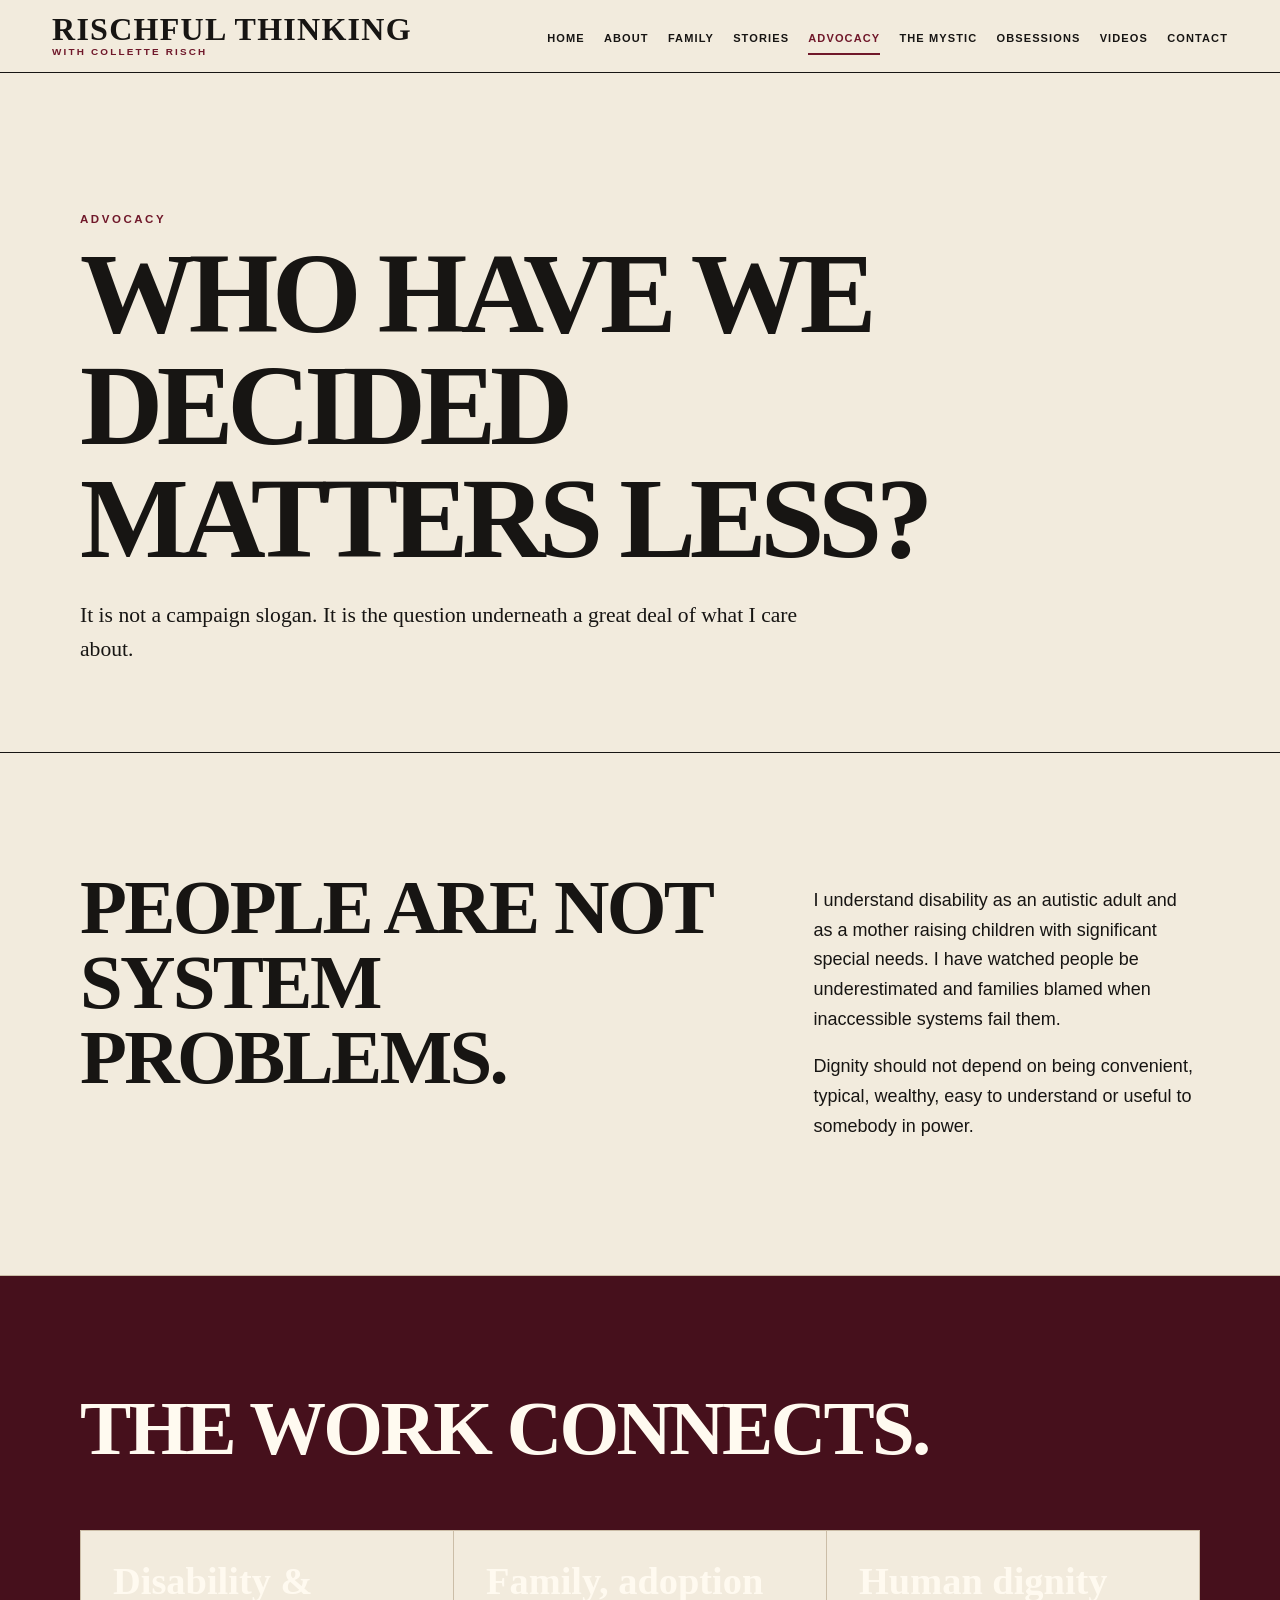
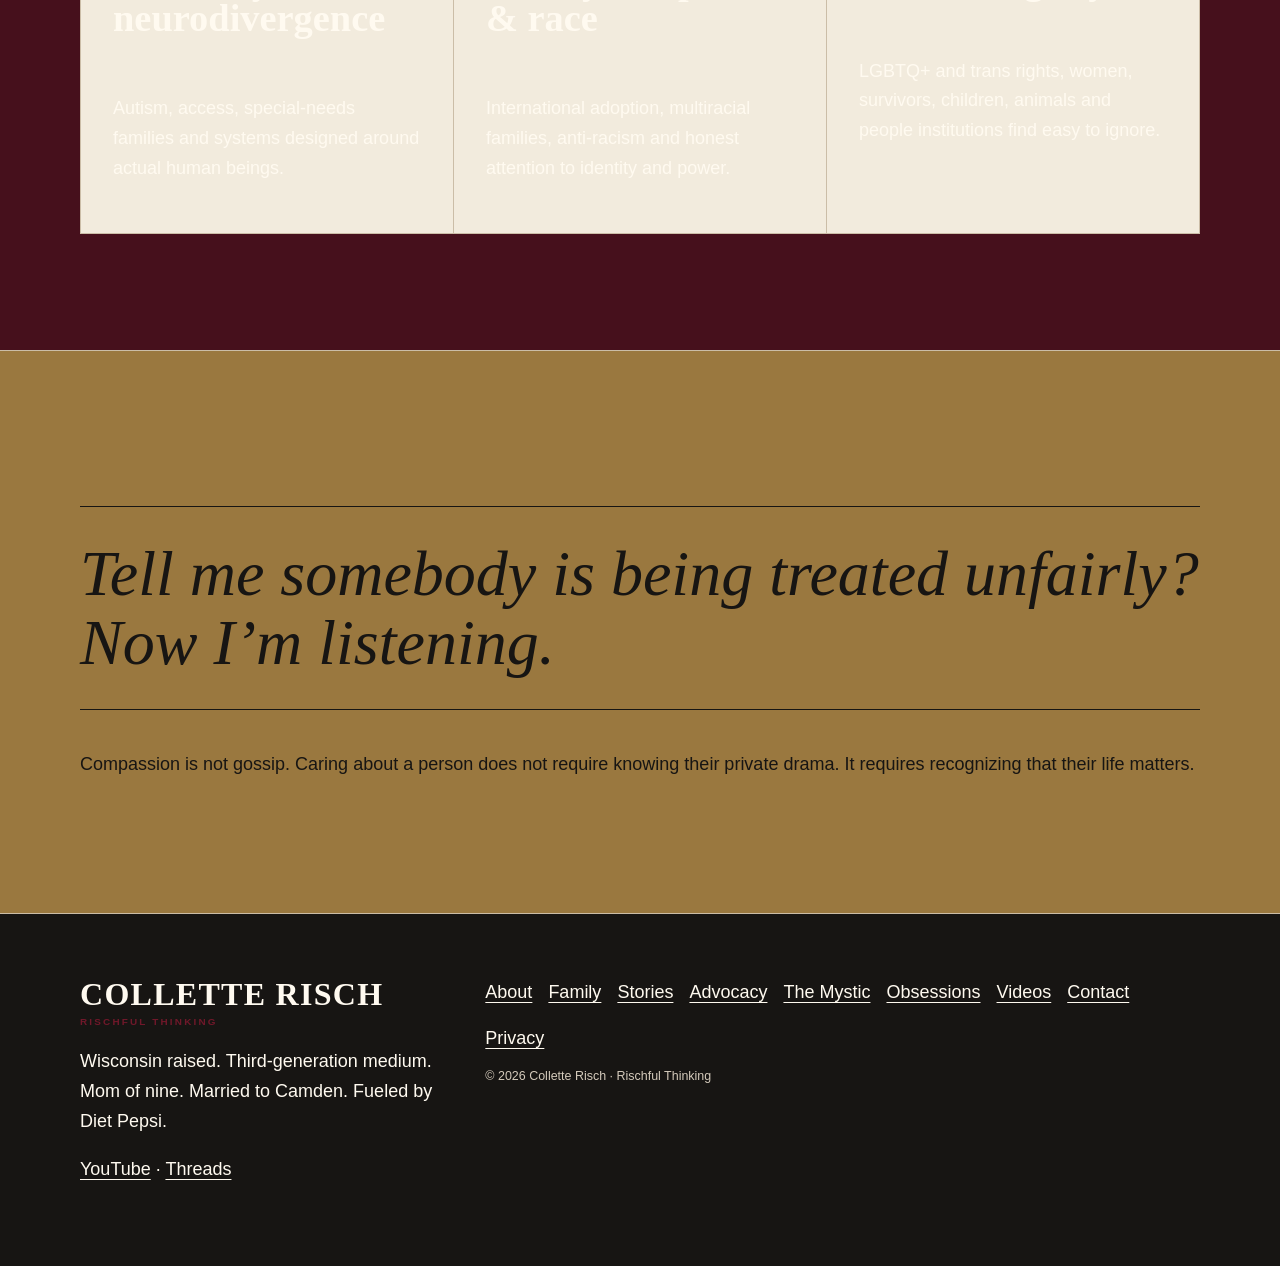
<file: advocacy.html>
<!doctype html>
<html lang="en">
  <head>
    <meta charset="utf-8" />
    <meta name="viewport" content="width=device-width,initial-scale=1" />
    <title>Advocacy | Collette Risch</title>
    <meta
      name="description"
      content="Collette Risch on disability, neurodivergence, adoption, anti-racism, LGBTQ+ rights, survivors, animal welfare and human dignity."
    />
    <link rel="canonical" href="https://colletterisch.com/advocacy.html" />
    <meta property="og:title" content="Advocacy | Collette Risch" />
    <meta
      property="og:description"
      content="Collette Risch on disability, neurodivergence, adoption, anti-racism, LGBTQ+ rights, survivors, animal welfare and human dignity."
    />
    <meta property="og:url" content="https://colletterisch.com/advocacy.html" />
    <meta property="og:type" content="website" />
    <meta property="og:site_name" content="Rischful Thinking" />
    <meta name="twitter:card" content="summary" />
    <meta name="twitter:title" content="Advocacy | Collette Risch" />
    <meta
      name="twitter:description"
      content="Collette Risch on disability, neurodivergence, adoption, anti-racism, LGBTQ+ rights, survivors, animal welfare and human dignity."
    />
    <meta name="theme-color" content="#46101c" />
    <link rel="stylesheet" href="styles.css" />
    <script type="application/ld+json">
      {
        "@context": "https://schema.org",
        "@type": "WebPage",
        "name": "Advocacy | Collette Risch",
        "url": "https://colletterisch.com/advocacy.html"
      }
    </script>
    <script src="script.js" defer></script>
  </head>
  <body>
    <a class="skip" href="#main">Skip to content</a>
    <header class="masthead">
      <div class="masthead-inner">
        <a class="brand" href="index.html"
          ><strong>RISCHFUL THINKING</strong><span>with Collette Risch</span></a
        ><button
          class="nav-toggle"
          type="button"
          aria-expanded="false"
          aria-controls="primary-nav"
        >
          Menu
        </button>
        <nav class="primary-nav" id="primary-nav" aria-label="Primary">
          <ul class="nav-list">
            <li><a href="index.html">Home</a></li>
            <li><a href="about.html">About</a></li>
            <li><a href="family.html">Family</a></li>
            <li><a href="stories.html">Stories</a></li>
            <li><a href="advocacy.html" aria-current="page">Advocacy</a></li>
            <li><a href="mystic.html">The Mystic</a></li>
            <li><a href="obsessions.html">Obsessions</a></li>
            <li><a href="videos.html">Videos</a></li>
            <li><a href="contact.html">Contact</a></li>
          </ul>
        </nav>
      </div>
    </header>
    <main id="main">
      <section class="page-hero">
        <div class="wrap">
          <p class="eyebrow">Advocacy</p>
          <h1>WHO HAVE WE DECIDED<br />MATTERS LESS?</h1>
          <p class="standfirst">
            It is not a campaign slogan. It is the question underneath a great
            deal of what I care about.
          </p>
        </div>
      </section>
      <section class="section">
        <div class="wrap split">
          <div><h2>PEOPLE ARE NOT SYSTEM PROBLEMS.</h2></div>
          <div>
            <p>
              I understand disability as an autistic adult and as a mother
              raising children with significant special needs. I have watched
              people be underestimated and families blamed when inaccessible
              systems fail them.
            </p>
            <p>
              Dignity should not depend on being convenient, typical, wealthy,
              easy to understand or useful to somebody in power.
            </p>
          </div>
        </div>
      </section>
      <section class="section dark">
        <div class="wrap">
          <h2>THE WORK CONNECTS.</h2>
          <div class="grid">
            <article class="card">
              <h3>Disability & neurodivergence</h3>
              <p>
                Autism, access, special-needs families and systems designed
                around actual human beings.
              </p>
            </article>
            <article class="card">
              <h3>Family, adoption & race</h3>
              <p>
                International adoption, multiracial families, anti-racism and
                honest attention to identity and power.
              </p>
            </article>
            <article class="card">
              <h3>Human dignity</h3>
              <p>
                LGBTQ+ and trans rights, women, survivors, children, animals and
                people institutions find easy to ignore.
              </p>
            </article>
          </div>
        </div>
      </section>
      <section class="section gold">
        <div class="wrap">
          <p class="pull">
            Tell me somebody is being treated unfairly?<br />Now I’m listening.
          </p>
          <p>
            Compassion is not gossip. Caring about a person does not require
            knowing their private drama. It requires recognizing that their life
            matters.
          </p>
        </div>
      </section>
    </main>
    <footer class="footer">
      <div class="wrap footer-grid">
        <div>
          <a class="brand" href="index.html"
            ><strong>COLLETTE RISCH</strong><span>Rischful Thinking</span></a
          >
          <p>
            Wisconsin raised. Third-generation medium. Mom of nine. Married to
            Camden. Fueled by Diet Pepsi.
          </p>
          <p>
            <a href="https://www.youtube.com/@RischfulThinking">YouTube</a> ·
            <a href="https://www.threads.com/@collette_risch">Threads</a>
          </p>
        </div>
        <div>
          <nav aria-label="Footer">
            <a href="about.html">About</a><a href="family.html">Family</a
            ><a href="stories.html">Stories</a
            ><a href="advocacy.html">Advocacy</a
            ><a href="mystic.html">The Mystic</a
            ><a href="obsessions.html">Obsessions</a
            ><a href="videos.html">Videos</a><a href="contact.html">Contact</a
            ><a href="privacy.html">Privacy</a>
          </nav>
          <p class="fine">© 2026 Collette Risch · Rischful Thinking</p>
        </div>
      </div>
    </footer>
  </body>
</html>
</file>
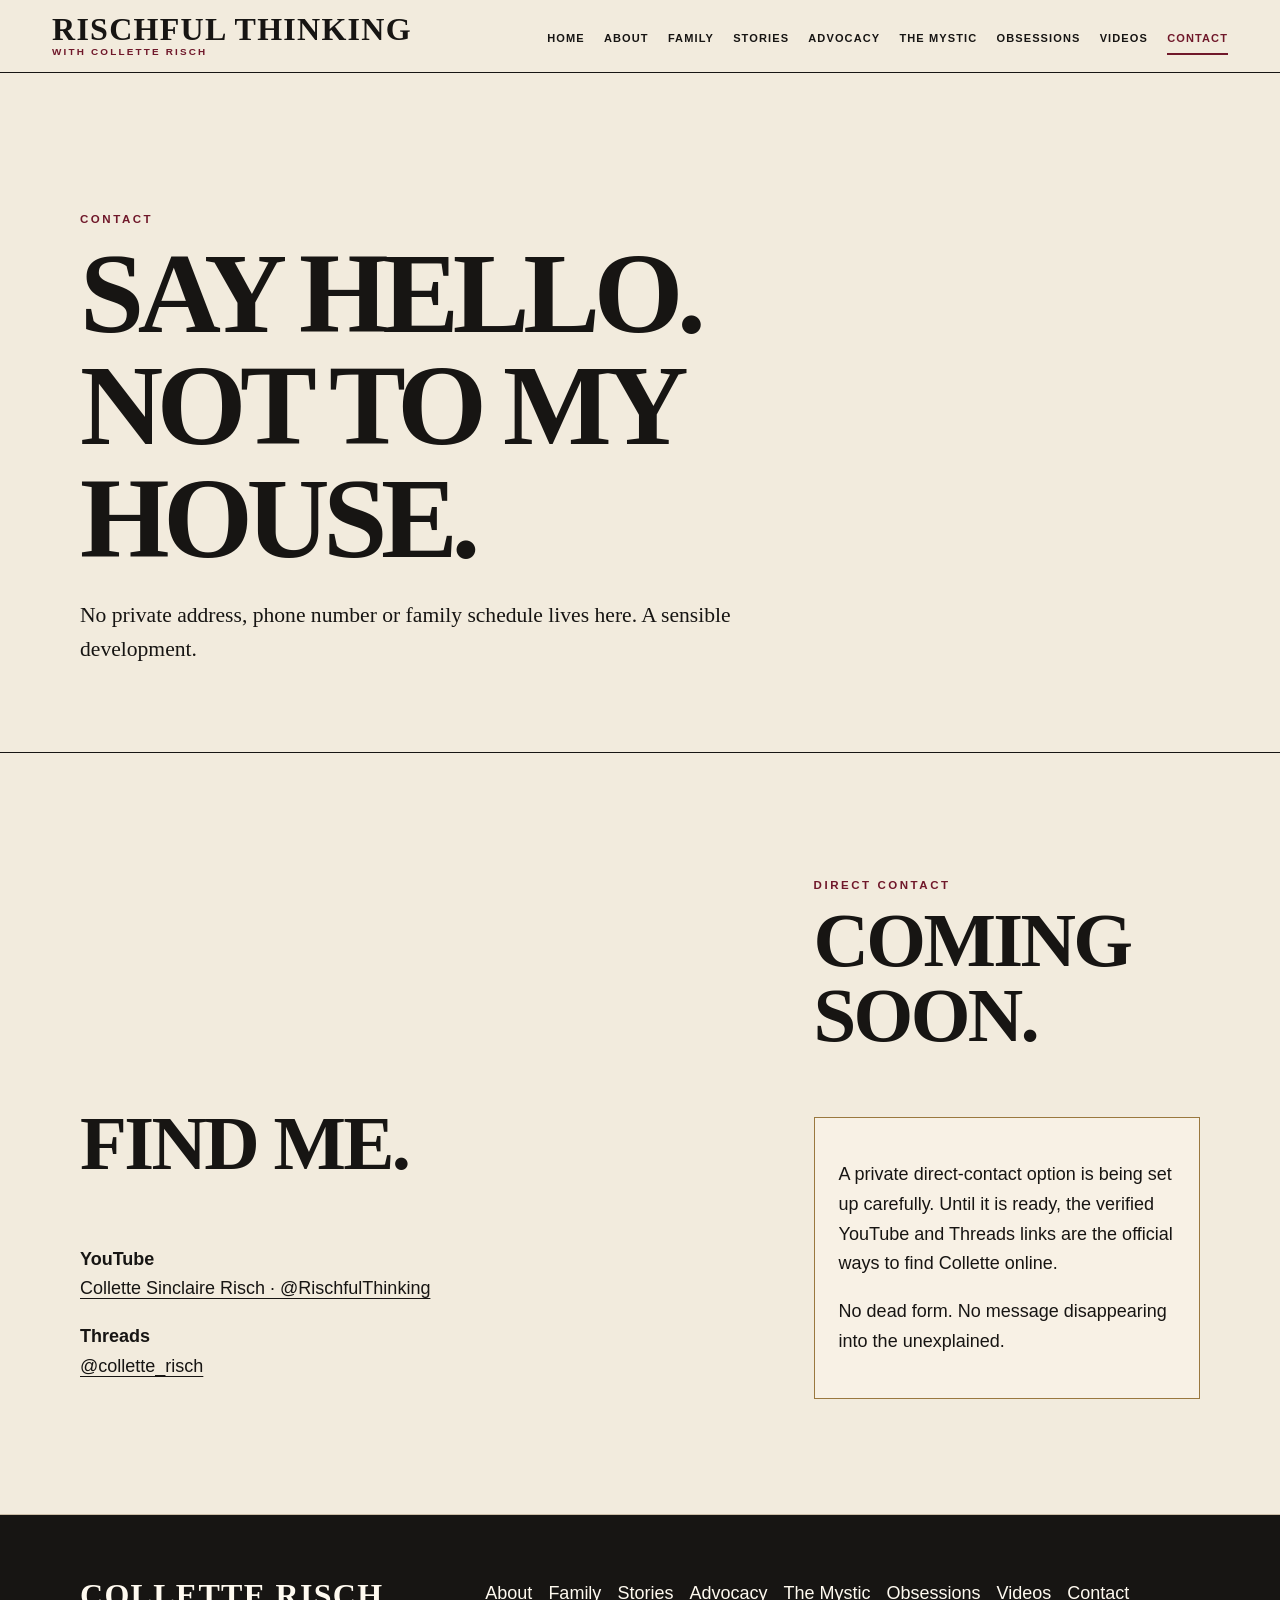
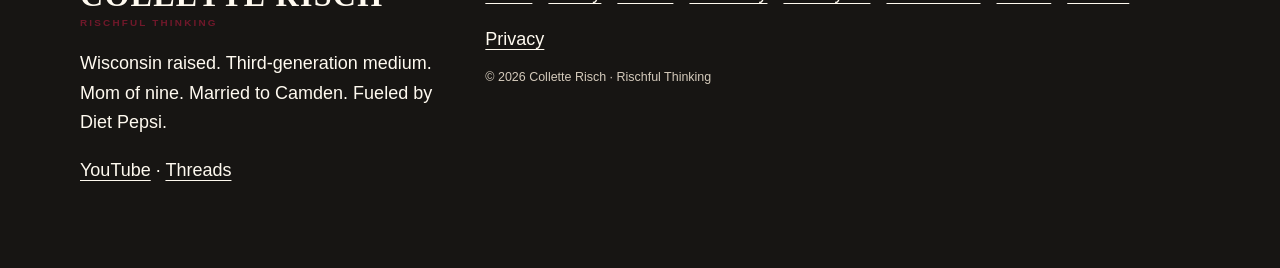
<file: contact.html>
<!doctype html>
<html lang="en">
  <head>
    <meta charset="utf-8" />
    <meta name="viewport" content="width=device-width,initial-scale=1" />
    <title>Contact | Rischful Thinking</title>
    <meta
      name="description"
      content="Contact Rischful Thinking and find Collette Risch on YouTube and Threads."
    />
    <link rel="canonical" href="https://colletterisch.com/contact.html" />
    <meta property="og:title" content="Contact | Rischful Thinking" />
    <meta
      property="og:description"
      content="Contact Rischful Thinking and find Collette Risch on YouTube and Threads."
    />
    <meta property="og:url" content="https://colletterisch.com/contact.html" />
    <meta property="og:type" content="website" />
    <meta property="og:site_name" content="Rischful Thinking" />
    <meta name="twitter:card" content="summary" />
    <meta name="twitter:title" content="Contact | Rischful Thinking" />
    <meta
      name="twitter:description"
      content="Contact Rischful Thinking and find Collette Risch on YouTube and Threads."
    />
    <meta name="theme-color" content="#46101c" />
    <link rel="stylesheet" href="styles.css" />
    <script type="application/ld+json">
      {
        "@context": "https://schema.org",
        "@type": "WebPage",
        "name": "Contact | Rischful Thinking",
        "url": "https://colletterisch.com/contact.html"
      }
    </script>
    <script src="script.js" defer></script>
  </head>
  <body>
    <a class="skip" href="#main">Skip to content</a>
    <header class="masthead">
      <div class="masthead-inner">
        <a class="brand" href="index.html"
          ><strong>RISCHFUL THINKING</strong><span>with Collette Risch</span></a
        ><button
          class="nav-toggle"
          type="button"
          aria-expanded="false"
          aria-controls="primary-nav"
        >
          Menu
        </button>
        <nav class="primary-nav" id="primary-nav" aria-label="Primary">
          <ul class="nav-list">
            <li><a href="index.html">Home</a></li>
            <li><a href="about.html">About</a></li>
            <li><a href="family.html">Family</a></li>
            <li><a href="stories.html">Stories</a></li>
            <li><a href="advocacy.html">Advocacy</a></li>
            <li><a href="mystic.html">The Mystic</a></li>
            <li><a href="obsessions.html">Obsessions</a></li>
            <li><a href="videos.html">Videos</a></li>
            <li><a href="contact.html" aria-current="page">Contact</a></li>
          </ul>
        </nav>
      </div>
    </header>
    <main id="main">
      <section class="page-hero">
        <div class="wrap">
          <p class="eyebrow">Contact</p>
          <h1>SAY HELLO.<br />NOT TO MY HOUSE.</h1>
          <p class="standfirst">
            No private address, phone number or family schedule lives here. A
            sensible development.
          </p>
        </div>
      </section>
      <section class="section">
        <div class="wrap split">
          <div>
            <h2>FIND ME.</h2>
            <p>
              <strong>YouTube</strong><br /><a
                href="https://www.youtube.com/@RischfulThinking"
                >Collette Sinclaire Risch · @RischfulThinking</a
              >
            </p>
            <p>
              <strong>Threads</strong><br /><a
                href="https://www.threads.com/@collette_risch"
                >@collette_risch</a
              >
            </p>
          </div>
          <div>
            <p class="eyebrow">Direct contact</p>
            <h2>COMING SOON.</h2>
            <div class="notice">
              <p>
                A private direct-contact option is being set up carefully. Until
                it is ready, the verified YouTube and Threads links are the
                official ways to find Collette online.
              </p>
              <p>No dead form. No message disappearing into the unexplained.</p>
            </div>
            <!-- Add a privacy-reviewed static form provider here before presenting any fields to visitors. -->
          </div>
        </div>
      </section>
    </main>
    <footer class="footer">
      <div class="wrap footer-grid">
        <div>
          <a class="brand" href="index.html"
            ><strong>COLLETTE RISCH</strong><span>Rischful Thinking</span></a
          >
          <p>
            Wisconsin raised. Third-generation medium. Mom of nine. Married to
            Camden. Fueled by Diet Pepsi.
          </p>
          <p>
            <a href="https://www.youtube.com/@RischfulThinking">YouTube</a> ·
            <a href="https://www.threads.com/@collette_risch">Threads</a>
          </p>
        </div>
        <div>
          <nav aria-label="Footer">
            <a href="about.html">About</a><a href="family.html">Family</a
            ><a href="stories.html">Stories</a
            ><a href="advocacy.html">Advocacy</a
            ><a href="mystic.html">The Mystic</a
            ><a href="obsessions.html">Obsessions</a
            ><a href="videos.html">Videos</a><a href="contact.html">Contact</a
            ><a href="privacy.html">Privacy</a>
          </nav>
          <p class="fine">© 2026 Collette Risch · Rischful Thinking</p>
        </div>
      </div>
    </footer>
  </body>
</html>
</file>
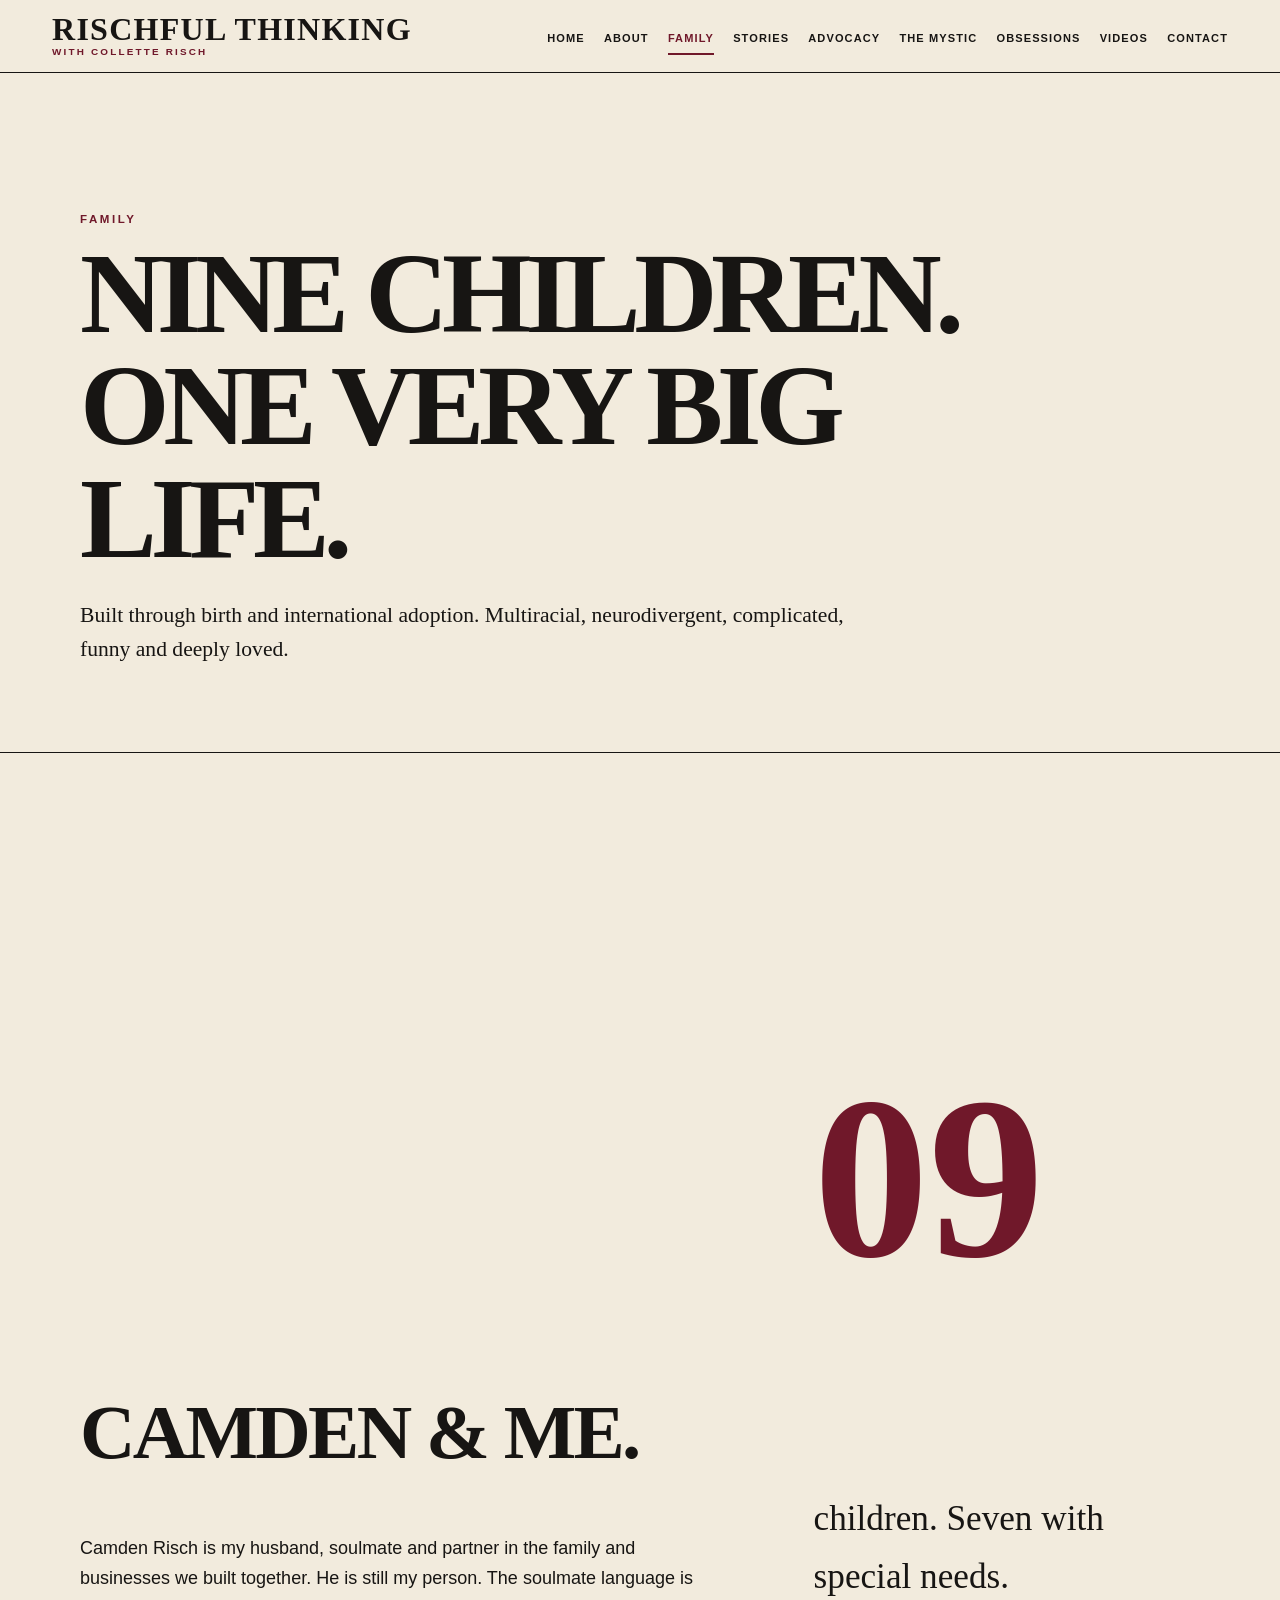
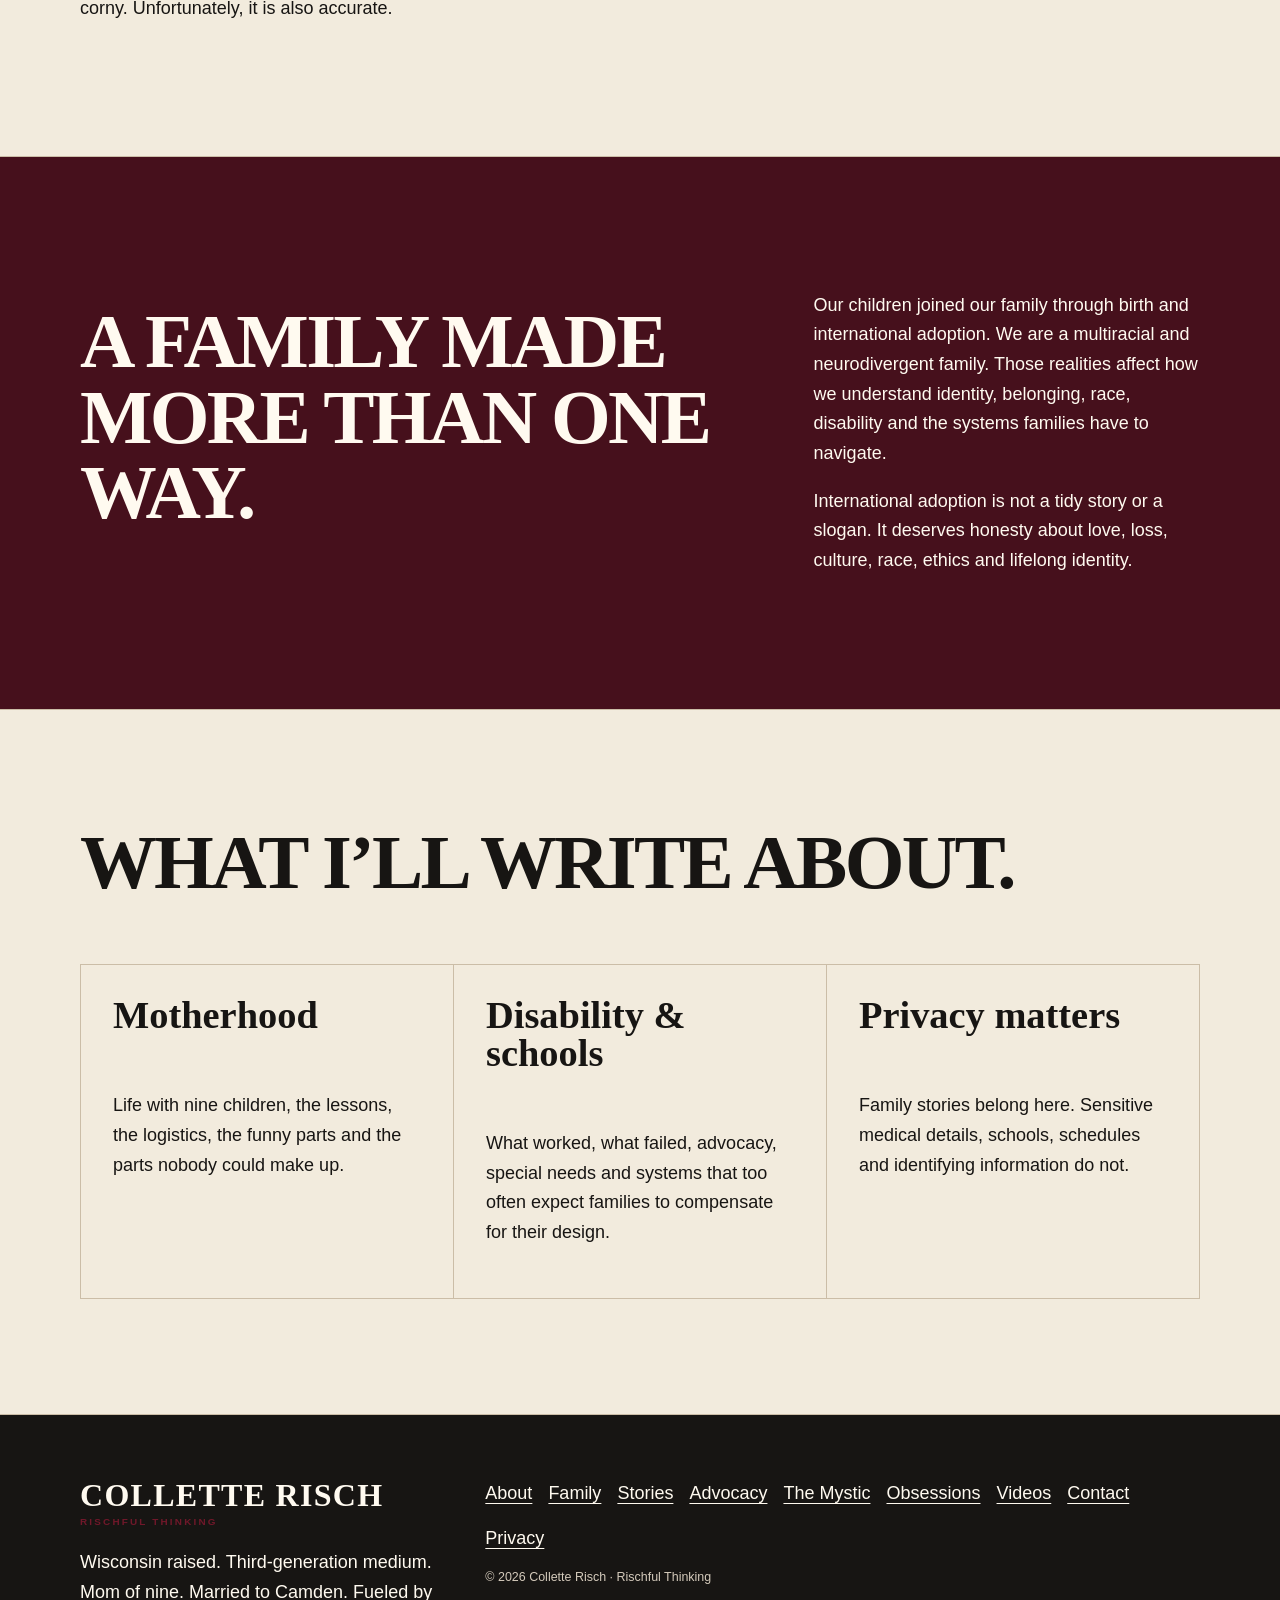
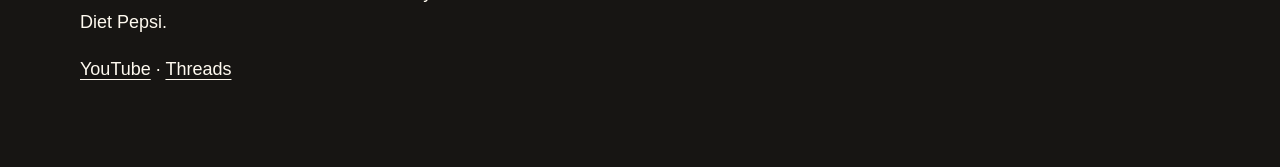
<file: family.html>
<!doctype html>
<html lang="en">
  <head>
    <meta charset="utf-8" />
    <meta name="viewport" content="width=device-width,initial-scale=1" />
    <title>Family | Collette Risch</title>
    <meta
      name="description"
      content="Collette and Camden Risch on marriage, nine children, international adoption, disability and life in a multiracial, neurodivergent family."
    />
    <link rel="canonical" href="https://colletterisch.com/family.html" />
    <meta property="og:title" content="Family | Collette Risch" />
    <meta
      property="og:description"
      content="Collette and Camden Risch on marriage, nine children, international adoption, disability and life in a multiracial, neurodivergent family."
    />
    <meta property="og:url" content="https://colletterisch.com/family.html" />
    <meta property="og:type" content="website" />
    <meta property="og:site_name" content="Rischful Thinking" />
    <meta name="twitter:card" content="summary" />
    <meta name="twitter:title" content="Family | Collette Risch" />
    <meta
      name="twitter:description"
      content="Collette and Camden Risch on marriage, nine children, international adoption, disability and life in a multiracial, neurodivergent family."
    />
    <meta name="theme-color" content="#46101c" />
    <link rel="stylesheet" href="styles.css" />
    <script type="application/ld+json">
      {
        "@context": "https://schema.org",
        "@type": "WebPage",
        "name": "Family | Collette Risch",
        "url": "https://colletterisch.com/family.html"
      }
    </script>
    <script src="script.js" defer></script>
  </head>
  <body>
    <a class="skip" href="#main">Skip to content</a>
    <header class="masthead">
      <div class="masthead-inner">
        <a class="brand" href="index.html"
          ><strong>RISCHFUL THINKING</strong><span>with Collette Risch</span></a
        ><button
          class="nav-toggle"
          type="button"
          aria-expanded="false"
          aria-controls="primary-nav"
        >
          Menu
        </button>
        <nav class="primary-nav" id="primary-nav" aria-label="Primary">
          <ul class="nav-list">
            <li><a href="index.html">Home</a></li>
            <li><a href="about.html">About</a></li>
            <li><a href="family.html" aria-current="page">Family</a></li>
            <li><a href="stories.html">Stories</a></li>
            <li><a href="advocacy.html">Advocacy</a></li>
            <li><a href="mystic.html">The Mystic</a></li>
            <li><a href="obsessions.html">Obsessions</a></li>
            <li><a href="videos.html">Videos</a></li>
            <li><a href="contact.html">Contact</a></li>
          </ul>
        </nav>
      </div>
    </header>
    <main id="main">
      <section class="page-hero">
        <div class="wrap">
          <p class="eyebrow">Family</p>
          <h1>NINE CHILDREN.<br />ONE VERY BIG LIFE.</h1>
          <p class="standfirst">
            Built through birth and international adoption. Multiracial,
            neurodivergent, complicated, funny and deeply loved.
          </p>
        </div>
      </section>
      <section class="section">
        <div class="wrap split">
          <div>
            <h2>CAMDEN & ME.</h2>
            <p>
              Camden Risch is my husband, soulmate and partner in the family and
              businesses we built together. He is still my person. The soulmate
              language is corny. Unfortunately, it is also accurate.
            </p>
          </div>
          <div>
            <p class="number">09</p>
            <p class="kicker">children. Seven with special needs.</p>
          </div>
        </div>
      </section>
      <section class="section dark">
        <div class="wrap split">
          <div>
            <h2>A FAMILY MADE<br />MORE THAN ONE WAY.</h2>
          </div>
          <div>
            <p>
              Our children joined our family through birth and international
              adoption. We are a multiracial and neurodivergent family. Those
              realities affect how we understand identity, belonging, race,
              disability and the systems families have to navigate.
            </p>
            <p>
              International adoption is not a tidy story or a slogan. It
              deserves honesty about love, loss, culture, race, ethics and
              lifelong identity.
            </p>
          </div>
        </div>
      </section>
      <section class="section">
        <div class="wrap">
          <h2>WHAT I’LL WRITE ABOUT.</h2>
          <div class="grid">
            <article class="card">
              <h3>Motherhood</h3>
              <p>
                Life with nine children, the lessons, the logistics, the funny
                parts and the parts nobody could make up.
              </p>
            </article>
            <article class="card">
              <h3>Disability & schools</h3>
              <p>
                What worked, what failed, advocacy, special needs and systems
                that too often expect families to compensate for their design.
              </p>
            </article>
            <article class="card">
              <h3>Privacy matters</h3>
              <p>
                Family stories belong here. Sensitive medical details, schools,
                schedules and identifying information do not.
              </p>
            </article>
          </div>
        </div>
      </section>
    </main>
    <footer class="footer">
      <div class="wrap footer-grid">
        <div>
          <a class="brand" href="index.html"
            ><strong>COLLETTE RISCH</strong><span>Rischful Thinking</span></a
          >
          <p>
            Wisconsin raised. Third-generation medium. Mom of nine. Married to
            Camden. Fueled by Diet Pepsi.
          </p>
          <p>
            <a href="https://www.youtube.com/@RischfulThinking">YouTube</a> ·
            <a href="https://www.threads.com/@collette_risch">Threads</a>
          </p>
        </div>
        <div>
          <nav aria-label="Footer">
            <a href="about.html">About</a><a href="family.html">Family</a
            ><a href="stories.html">Stories</a
            ><a href="advocacy.html">Advocacy</a
            ><a href="mystic.html">The Mystic</a
            ><a href="obsessions.html">Obsessions</a
            ><a href="videos.html">Videos</a><a href="contact.html">Contact</a
            ><a href="privacy.html">Privacy</a>
          </nav>
          <p class="fine">© 2026 Collette Risch · Rischful Thinking</p>
        </div>
      </div>
    </footer>
  </body>
</html>
</file>
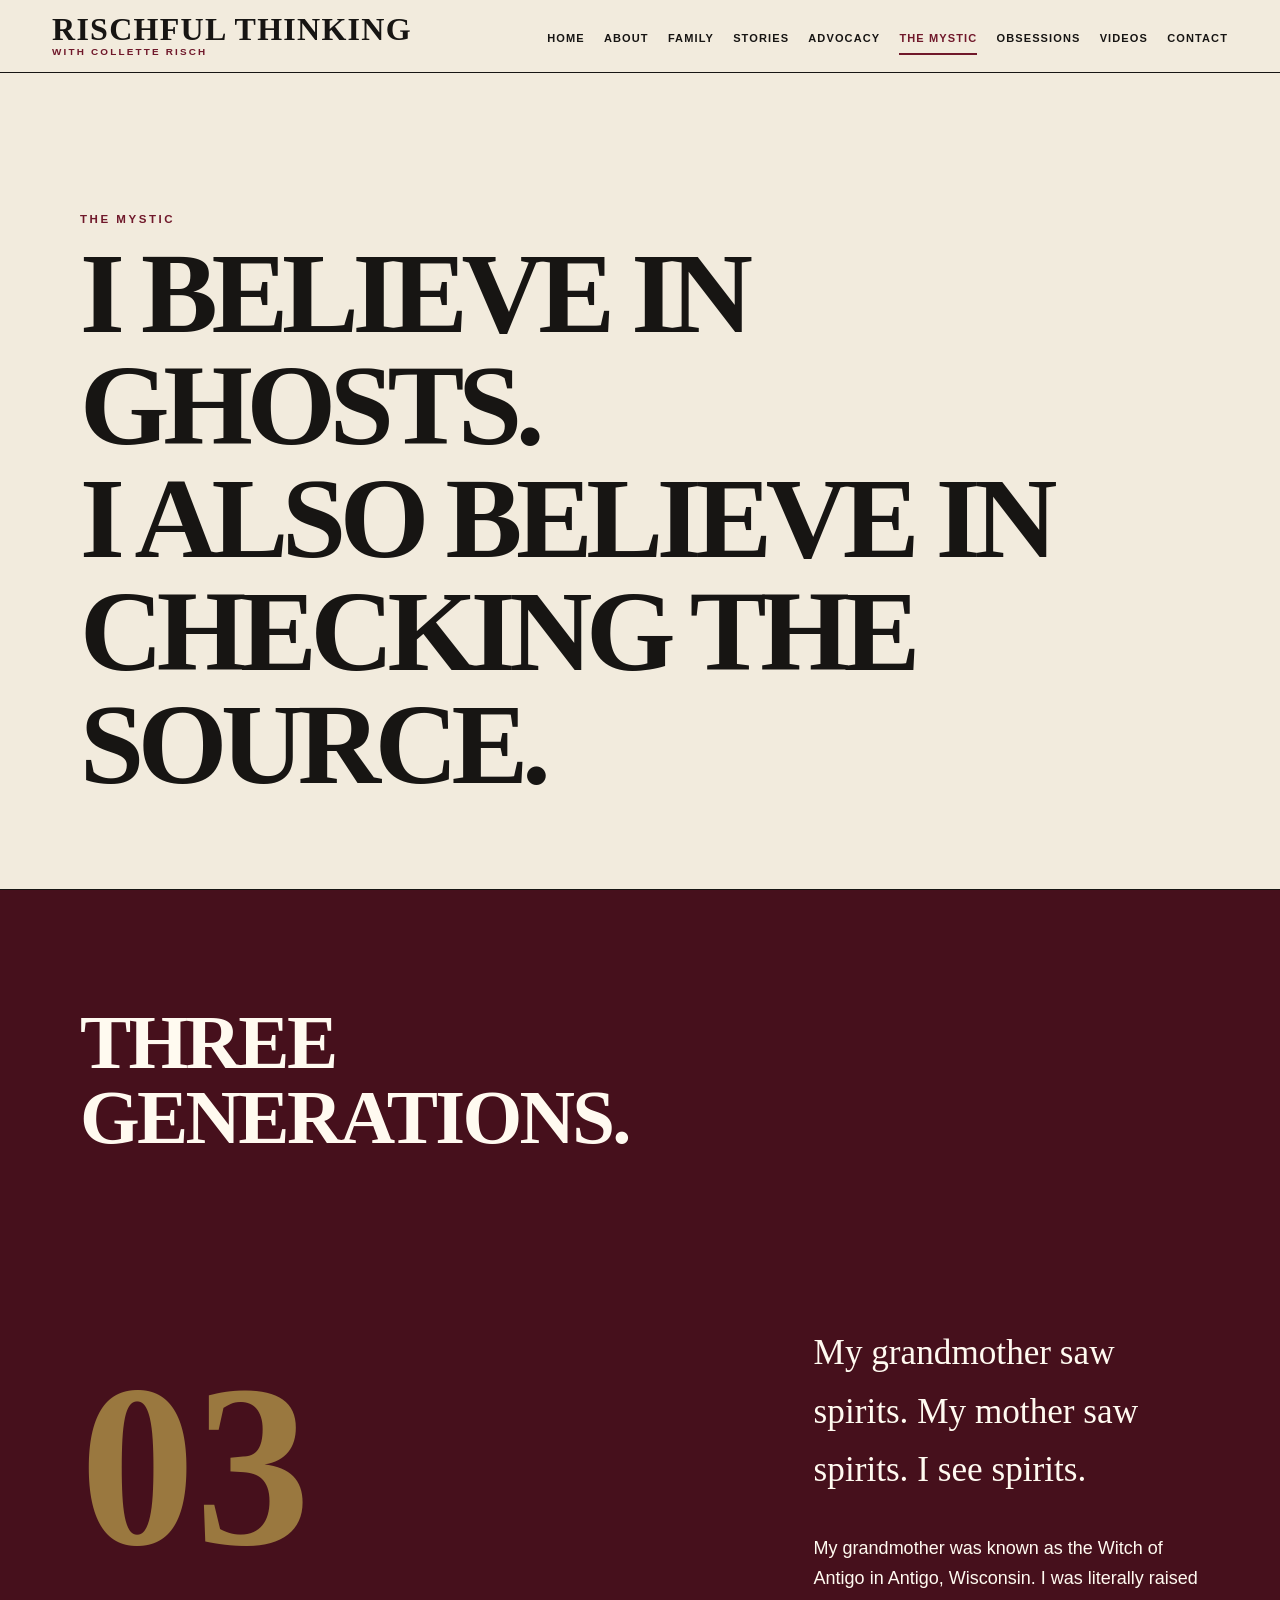
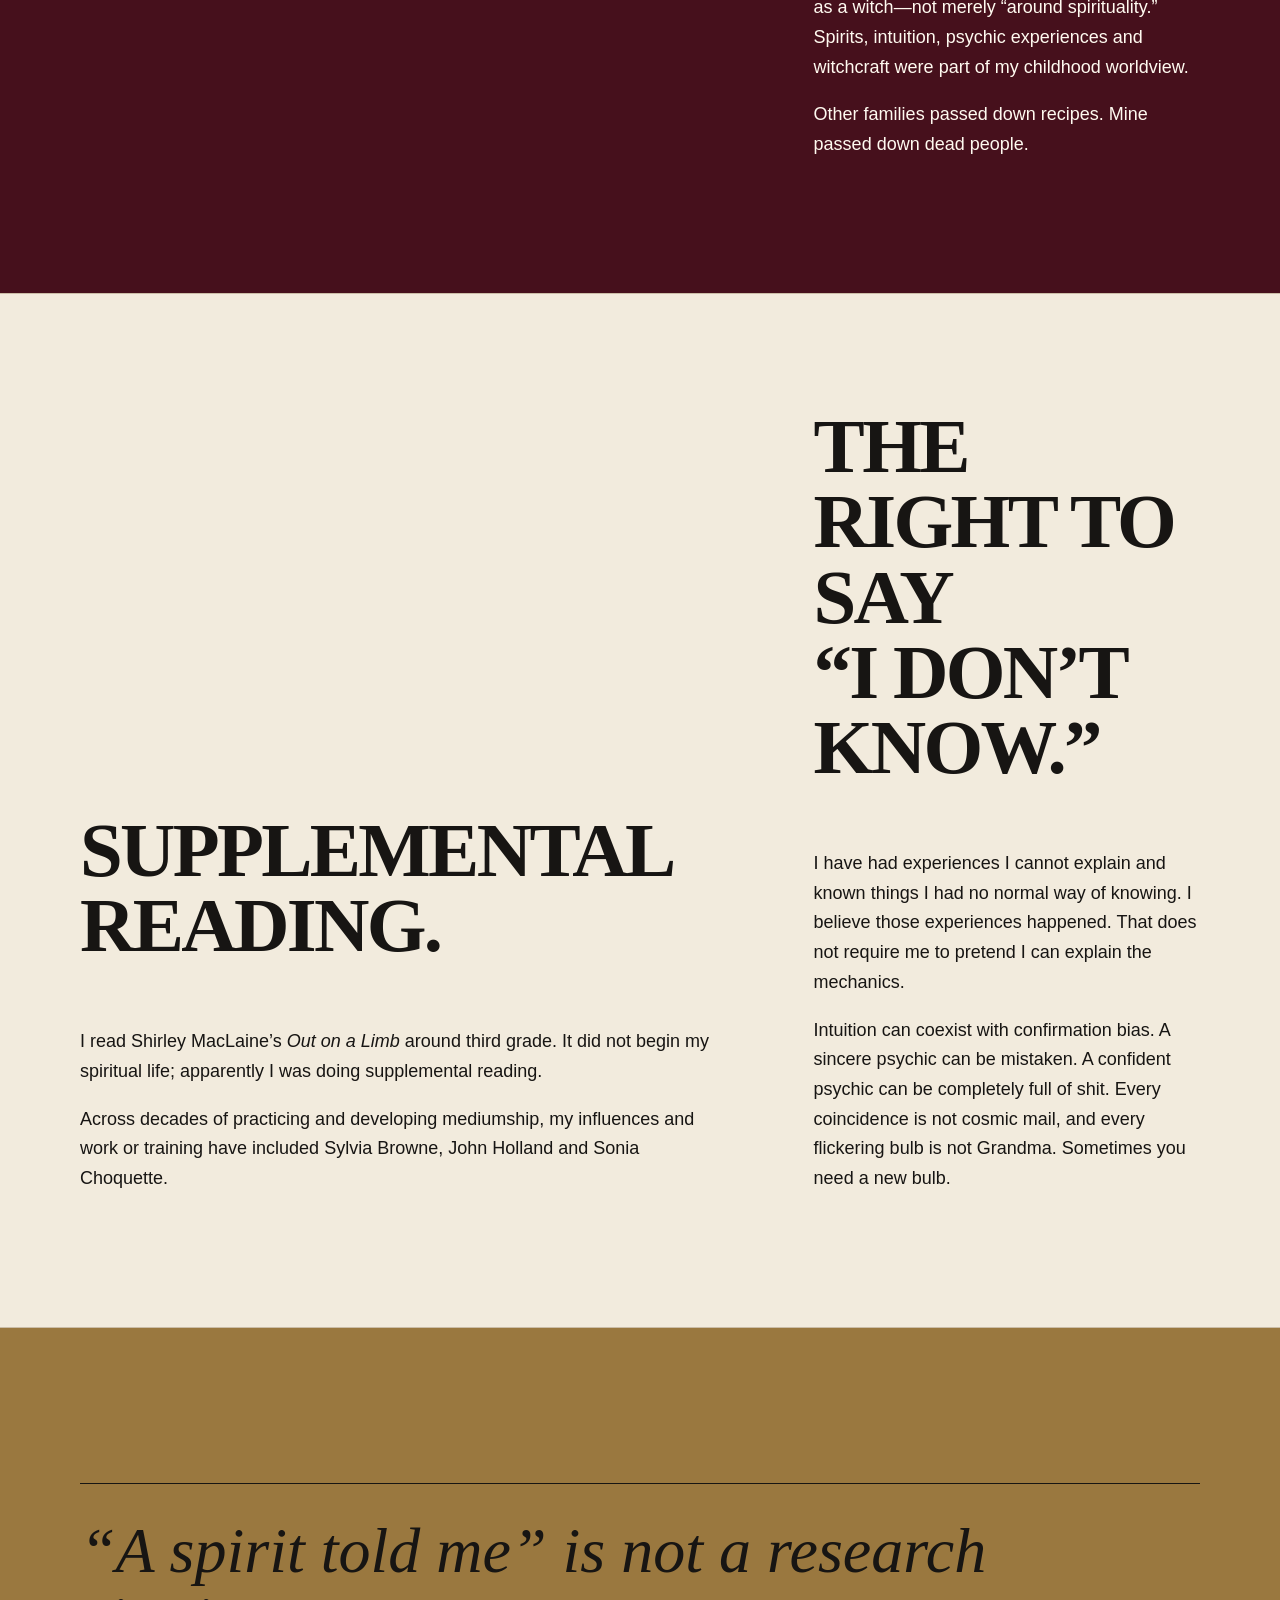
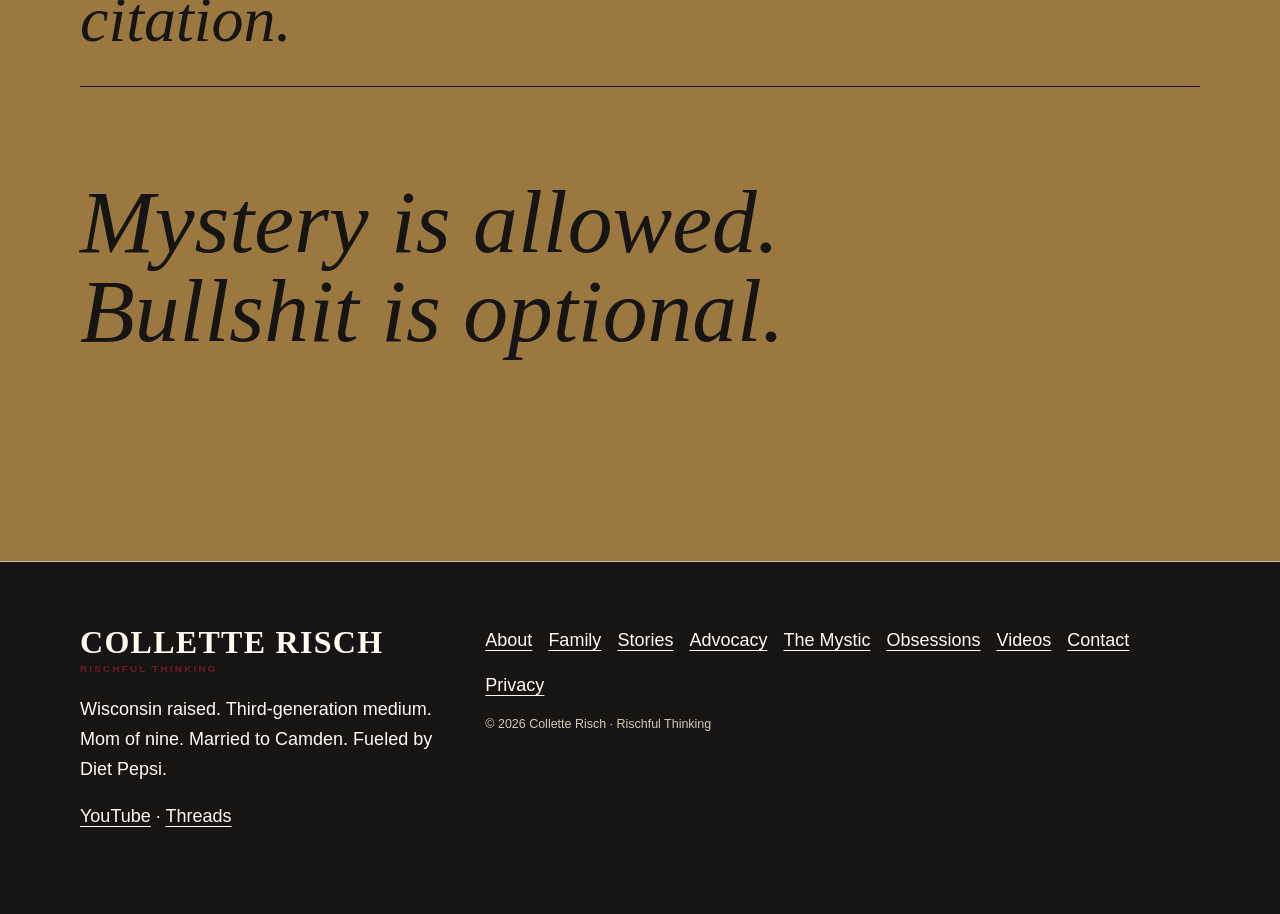
<file: mystic.html>
<!doctype html>
<html lang="en">
  <head>
    <meta charset="utf-8" />
    <meta name="viewport" content="width=device-width,initial-scale=1" />
    <title>The Mystic | Collette Risch</title>
    <meta
      name="description"
      content="The Mystic: Collette Risch on being a third-generation psychic medium, the Witch of Antigo, spirits, skepticism and uncertainty."
    />
    <link rel="canonical" href="https://colletterisch.com/mystic.html" />
    <meta property="og:title" content="The Mystic | Collette Risch" />
    <meta
      property="og:description"
      content="The Mystic: Collette Risch on being a third-generation psychic medium, the Witch of Antigo, spirits, skepticism and uncertainty."
    />
    <meta property="og:url" content="https://colletterisch.com/mystic.html" />
    <meta property="og:type" content="website" />
    <meta property="og:site_name" content="Rischful Thinking" />
    <meta name="twitter:card" content="summary" />
    <meta name="twitter:title" content="The Mystic | Collette Risch" />
    <meta
      name="twitter:description"
      content="The Mystic: Collette Risch on being a third-generation psychic medium, the Witch of Antigo, spirits, skepticism and uncertainty."
    />
    <meta name="theme-color" content="#46101c" />
    <link rel="stylesheet" href="styles.css" />
    <script type="application/ld+json">
      {
        "@context": "https://schema.org",
        "@type": "WebPage",
        "name": "The Mystic | Collette Risch",
        "url": "https://colletterisch.com/mystic.html"
      }
    </script>
    <script src="script.js" defer></script>
  </head>
  <body>
    <a class="skip" href="#main">Skip to content</a>
    <header class="masthead">
      <div class="masthead-inner">
        <a class="brand" href="index.html"
          ><strong>RISCHFUL THINKING</strong><span>with Collette Risch</span></a
        ><button
          class="nav-toggle"
          type="button"
          aria-expanded="false"
          aria-controls="primary-nav"
        >
          Menu
        </button>
        <nav class="primary-nav" id="primary-nav" aria-label="Primary">
          <ul class="nav-list">
            <li><a href="index.html">Home</a></li>
            <li><a href="about.html">About</a></li>
            <li><a href="family.html">Family</a></li>
            <li><a href="stories.html">Stories</a></li>
            <li><a href="advocacy.html">Advocacy</a></li>
            <li><a href="mystic.html" aria-current="page">The Mystic</a></li>
            <li><a href="obsessions.html">Obsessions</a></li>
            <li><a href="videos.html">Videos</a></li>
            <li><a href="contact.html">Contact</a></li>
          </ul>
        </nav>
      </div>
    </header>
    <main id="main">
      <section class="page-hero">
        <div class="wrap">
          <p class="eyebrow">The Mystic</p>
          <h1>
            I BELIEVE IN GHOSTS.<br />I ALSO BELIEVE IN CHECKING THE SOURCE.
          </h1>
        </div>
      </section>
      <section class="section dark">
        <div class="wrap split">
          <div>
            <h2>THREE<br />GENERATIONS.</h2>
            <p class="number">03</p>
          </div>
          <div>
            <p class="kicker">
              My grandmother saw spirits. My mother saw spirits. I see spirits.
            </p>
            <p>
              My grandmother was known as the Witch of Antigo in Antigo,
              Wisconsin. I was literally raised as a witch—not merely “around
              spirituality.” Spirits, intuition, psychic experiences and
              witchcraft were part of my childhood worldview.
            </p>
            <p>
              Other families passed down recipes. Mine passed down dead people.
            </p>
          </div>
        </div>
      </section>
      <section class="section">
        <div class="wrap split">
          <div>
            <h2>SUPPLEMENTAL READING.</h2>
            <p>
              I read Shirley MacLaine’s <em>Out on a Limb</em> around third
              grade. It did not begin my spiritual life; apparently I was doing
              supplemental reading.
            </p>
            <p>
              Across decades of practicing and developing mediumship, my
              influences and work or training have included Sylvia Browne, John
              Holland and Sonia Choquette.
            </p>
          </div>
          <div>
            <h2>THE RIGHT TO SAY<br />“I DON’T KNOW.”</h2>
            <p>
              I have had experiences I cannot explain and known things I had no
              normal way of knowing. I believe those experiences happened. That
              does not require me to pretend I can explain the mechanics.
            </p>
            <p>
              Intuition can coexist with confirmation bias. A sincere psychic
              can be mistaken. A confident psychic can be completely full of
              shit. Every coincidence is not cosmic mail, and every flickering
              bulb is not Grandma. Sometimes you need a new bulb.
            </p>
          </div>
        </div>
      </section>
      <section class="section gold">
        <div class="wrap">
          <p class="pull">“A spirit told me” is not a research citation.</p>
          <p class="big-end">Mystery is allowed.<br />Bullshit is optional.</p>
        </div>
      </section>
    </main>
    <footer class="footer">
      <div class="wrap footer-grid">
        <div>
          <a class="brand" href="index.html"
            ><strong>COLLETTE RISCH</strong><span>Rischful Thinking</span></a
          >
          <p>
            Wisconsin raised. Third-generation medium. Mom of nine. Married to
            Camden. Fueled by Diet Pepsi.
          </p>
          <p>
            <a href="https://www.youtube.com/@RischfulThinking">YouTube</a> ·
            <a href="https://www.threads.com/@collette_risch">Threads</a>
          </p>
        </div>
        <div>
          <nav aria-label="Footer">
            <a href="about.html">About</a><a href="family.html">Family</a
            ><a href="stories.html">Stories</a
            ><a href="advocacy.html">Advocacy</a
            ><a href="mystic.html">The Mystic</a
            ><a href="obsessions.html">Obsessions</a
            ><a href="videos.html">Videos</a><a href="contact.html">Contact</a
            ><a href="privacy.html">Privacy</a>
          </nav>
          <p class="fine">© 2026 Collette Risch · Rischful Thinking</p>
        </div>
      </div>
    </footer>
  </body>
</html>
</file>
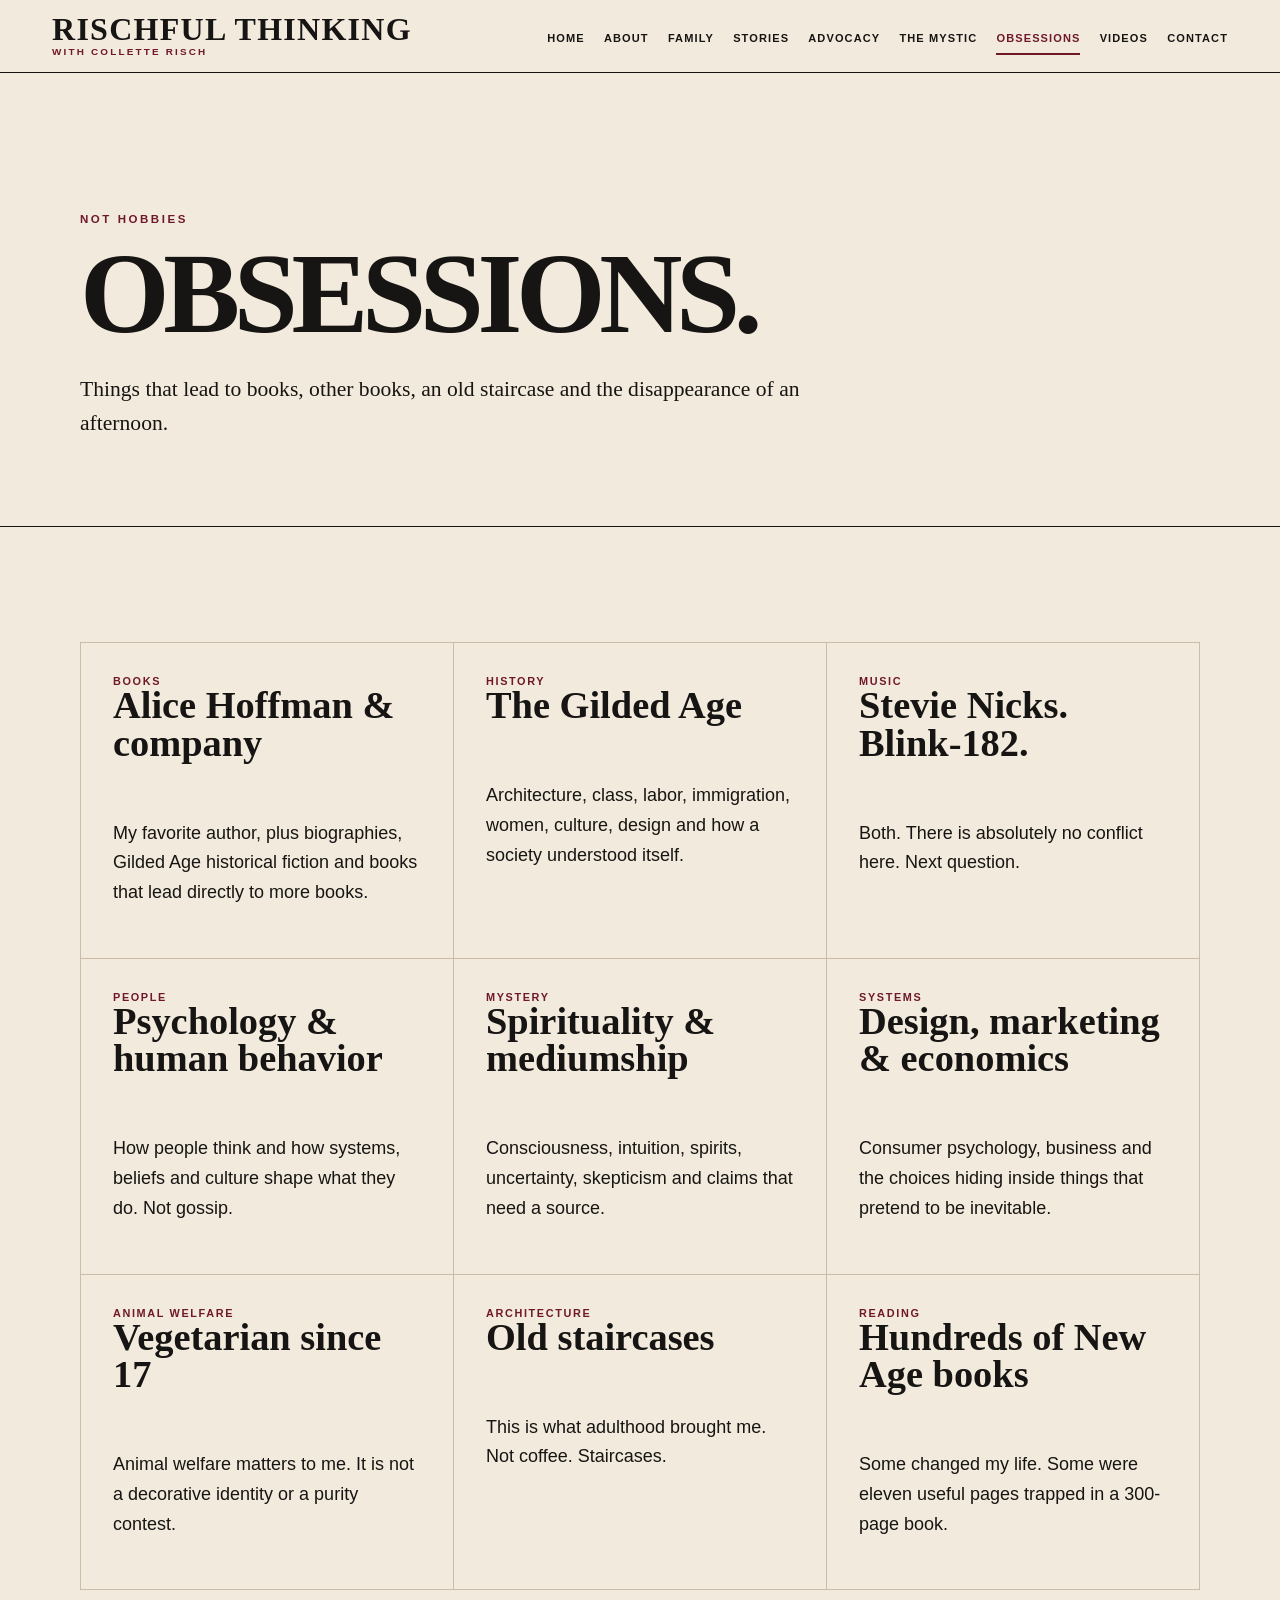
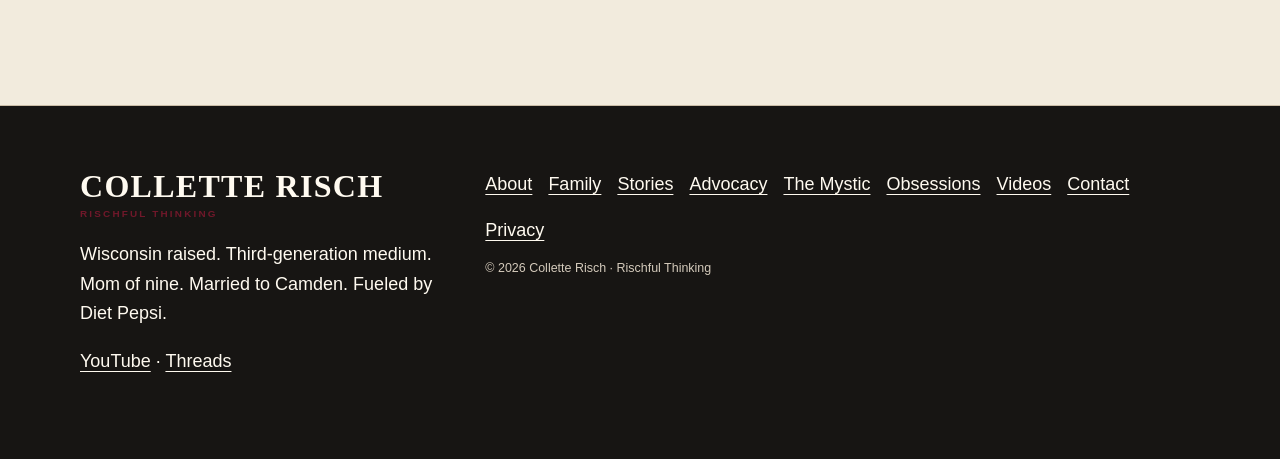
<file: obsessions.html>
<!doctype html>
<html lang="en">
  <head>
    <meta charset="utf-8" />
    <meta name="viewport" content="width=device-width,initial-scale=1" />
    <title>Obsessions | Collette Risch</title>
    <meta
      name="description"
      content="Books, Alice Hoffman, the Gilded Age, architecture, Stevie Nicks, Blink-182 and the subjects Collette Risch cannot leave alone."
    />
    <link rel="canonical" href="https://colletterisch.com/obsessions.html" />
    <meta property="og:title" content="Obsessions | Collette Risch" />
    <meta
      property="og:description"
      content="Books, Alice Hoffman, the Gilded Age, architecture, Stevie Nicks, Blink-182 and the subjects Collette Risch cannot leave alone."
    />
    <meta
      property="og:url"
      content="https://colletterisch.com/obsessions.html"
    />
    <meta property="og:type" content="website" />
    <meta property="og:site_name" content="Rischful Thinking" />
    <meta name="twitter:card" content="summary" />
    <meta name="twitter:title" content="Obsessions | Collette Risch" />
    <meta
      name="twitter:description"
      content="Books, Alice Hoffman, the Gilded Age, architecture, Stevie Nicks, Blink-182 and the subjects Collette Risch cannot leave alone."
    />
    <meta name="theme-color" content="#46101c" />
    <link rel="stylesheet" href="styles.css" />
    <script type="application/ld+json">
      {
        "@context": "https://schema.org",
        "@type": "WebPage",
        "name": "Obsessions | Collette Risch",
        "url": "https://colletterisch.com/obsessions.html"
      }
    </script>
    <script src="script.js" defer></script>
  </head>
  <body>
    <a class="skip" href="#main">Skip to content</a>
    <header class="masthead">
      <div class="masthead-inner">
        <a class="brand" href="index.html"
          ><strong>RISCHFUL THINKING</strong><span>with Collette Risch</span></a
        ><button
          class="nav-toggle"
          type="button"
          aria-expanded="false"
          aria-controls="primary-nav"
        >
          Menu
        </button>
        <nav class="primary-nav" id="primary-nav" aria-label="Primary">
          <ul class="nav-list">
            <li><a href="index.html">Home</a></li>
            <li><a href="about.html">About</a></li>
            <li><a href="family.html">Family</a></li>
            <li><a href="stories.html">Stories</a></li>
            <li><a href="advocacy.html">Advocacy</a></li>
            <li><a href="mystic.html">The Mystic</a></li>
            <li>
              <a href="obsessions.html" aria-current="page">Obsessions</a>
            </li>
            <li><a href="videos.html">Videos</a></li>
            <li><a href="contact.html">Contact</a></li>
          </ul>
        </nav>
      </div>
    </header>
    <main id="main">
      <section class="page-hero">
        <div class="wrap">
          <p class="eyebrow">Not hobbies</p>
          <h1>OBSESSIONS.</h1>
          <p class="standfirst">
            Things that lead to books, other books, an old staircase and the
            disappearance of an afternoon.
          </p>
        </div>
      </section>
      <section class="section">
        <div class="wrap">
          <div class="grid">
            <article class="card">
              <span class="tag">Books</span>
              <h3>Alice Hoffman & company</h3>
              <p>
                My favorite author, plus biographies, Gilded Age historical
                fiction and books that lead directly to more books.
              </p>
            </article>
            <article class="card">
              <span class="tag">History</span>
              <h3>The Gilded Age</h3>
              <p>
                Architecture, class, labor, immigration, women, culture, design
                and how a society understood itself.
              </p>
            </article>
            <article class="card">
              <span class="tag">Music</span>
              <h3>Stevie Nicks. Blink-182.</h3>
              <p>Both. There is absolutely no conflict here. Next question.</p>
            </article>
            <article class="card">
              <span class="tag">People</span>
              <h3>Psychology & human behavior</h3>
              <p>
                How people think and how systems, beliefs and culture shape what
                they do. Not gossip.
              </p>
            </article>
            <article class="card">
              <span class="tag">Mystery</span>
              <h3>Spirituality & mediumship</h3>
              <p>
                Consciousness, intuition, spirits, uncertainty, skepticism and
                claims that need a source.
              </p>
            </article>
            <article class="card">
              <span class="tag">Systems</span>
              <h3>Design, marketing & economics</h3>
              <p>
                Consumer psychology, business and the choices hiding inside
                things that pretend to be inevitable.
              </p>
            </article>
            <article class="card">
              <span class="tag">Animal welfare</span>
              <h3>Vegetarian since 17</h3>
              <p>
                Animal welfare matters to me. It is not a decorative identity or
                a purity contest.
              </p>
            </article>
            <article class="card">
              <span class="tag">Architecture</span>
              <h3>Old staircases</h3>
              <p>This is what adulthood brought me. Not coffee. Staircases.</p>
            </article>
            <article class="card">
              <span class="tag">Reading</span>
              <h3>Hundreds of New Age books</h3>
              <p>
                Some changed my life. Some were eleven useful pages trapped in a
                300-page book.
              </p>
            </article>
          </div>
        </div>
      </section>
    </main>
    <footer class="footer">
      <div class="wrap footer-grid">
        <div>
          <a class="brand" href="index.html"
            ><strong>COLLETTE RISCH</strong><span>Rischful Thinking</span></a
          >
          <p>
            Wisconsin raised. Third-generation medium. Mom of nine. Married to
            Camden. Fueled by Diet Pepsi.
          </p>
          <p>
            <a href="https://www.youtube.com/@RischfulThinking">YouTube</a> ·
            <a href="https://www.threads.com/@collette_risch">Threads</a>
          </p>
        </div>
        <div>
          <nav aria-label="Footer">
            <a href="about.html">About</a><a href="family.html">Family</a
            ><a href="stories.html">Stories</a
            ><a href="advocacy.html">Advocacy</a
            ><a href="mystic.html">The Mystic</a
            ><a href="obsessions.html">Obsessions</a
            ><a href="videos.html">Videos</a><a href="contact.html">Contact</a
            ><a href="privacy.html">Privacy</a>
          </nav>
          <p class="fine">© 2026 Collette Risch · Rischful Thinking</p>
        </div>
      </div>
    </footer>
  </body>
</html>
</file>
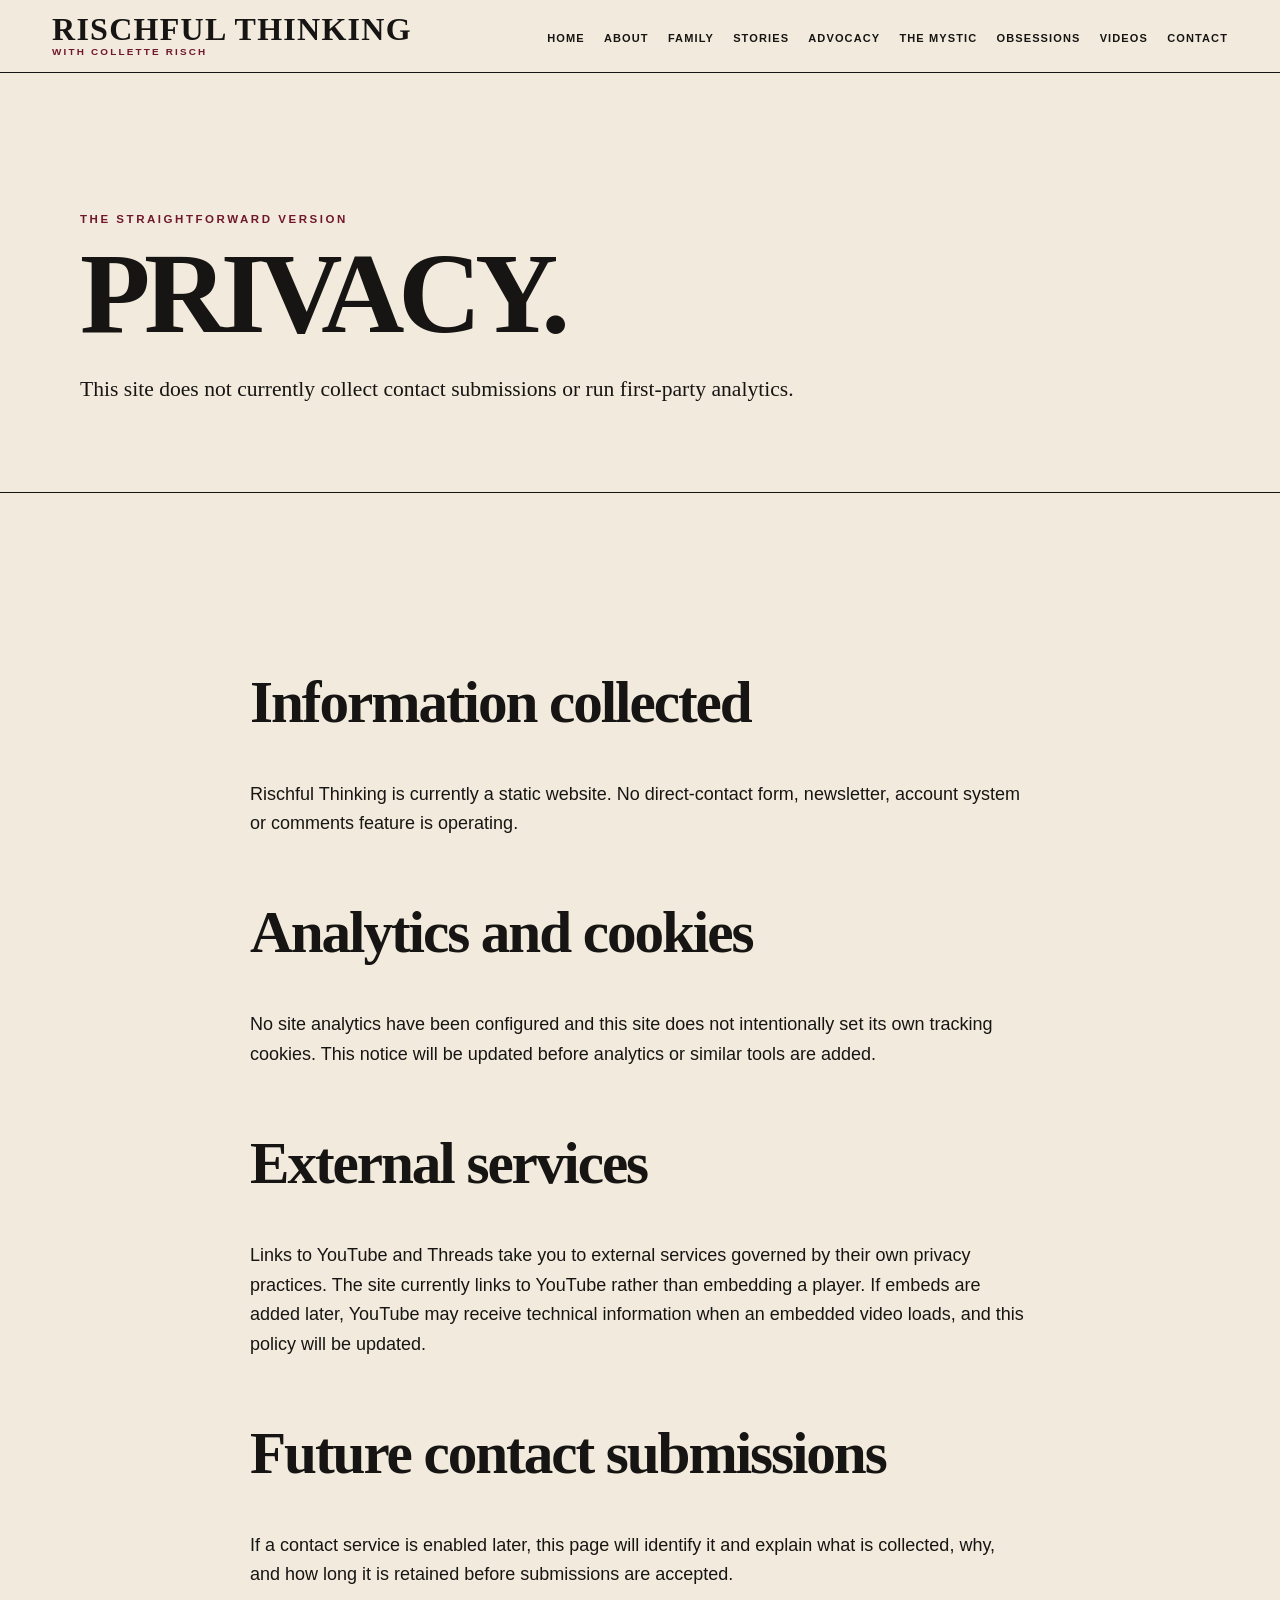
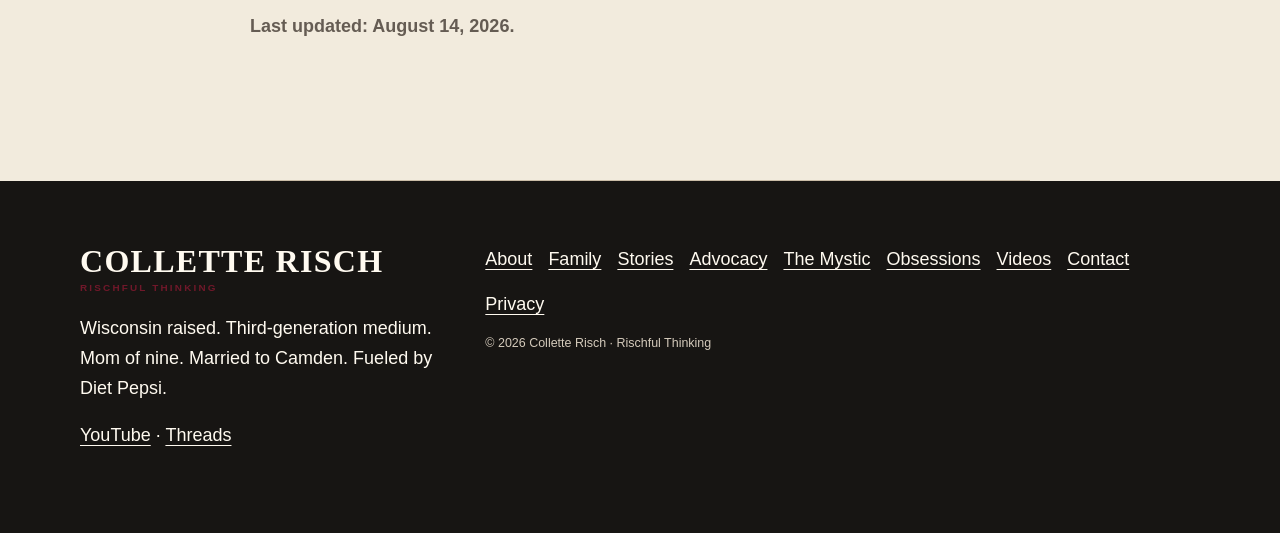
<file: privacy.html>
<!doctype html>
<html lang="en">
  <head>
    <meta charset="utf-8" />
    <meta name="viewport" content="width=device-width,initial-scale=1" />
    <title>Privacy | Rischful Thinking</title>
    <meta
      name="description"
      content="Privacy information for Rischful Thinking, the website of Collette Risch."
    />
    <link rel="canonical" href="https://colletterisch.com/privacy.html" />
    <meta property="og:title" content="Privacy | Rischful Thinking" />
    <meta
      property="og:description"
      content="Privacy information for Rischful Thinking, the website of Collette Risch."
    />
    <meta property="og:url" content="https://colletterisch.com/privacy.html" />
    <meta property="og:type" content="website" />
    <meta property="og:site_name" content="Rischful Thinking" />
    <meta name="twitter:card" content="summary" />
    <meta name="twitter:title" content="Privacy | Rischful Thinking" />
    <meta
      name="twitter:description"
      content="Privacy information for Rischful Thinking, the website of Collette Risch."
    />
    <meta name="theme-color" content="#46101c" />
    <link rel="stylesheet" href="styles.css" />
    <script type="application/ld+json">
      {
        "@context": "https://schema.org",
        "@type": "WebPage",
        "name": "Privacy | Rischful Thinking",
        "url": "https://colletterisch.com/privacy.html"
      }
    </script>
    <script src="script.js" defer></script>
  </head>
  <body>
    <a class="skip" href="#main">Skip to content</a>
    <header class="masthead">
      <div class="masthead-inner">
        <a class="brand" href="index.html"
          ><strong>RISCHFUL THINKING</strong><span>with Collette Risch</span></a
        ><button
          class="nav-toggle"
          type="button"
          aria-expanded="false"
          aria-controls="primary-nav"
        >
          Menu
        </button>
        <nav class="primary-nav" id="primary-nav" aria-label="Primary">
          <ul class="nav-list">
            <li><a href="index.html">Home</a></li>
            <li><a href="about.html">About</a></li>
            <li><a href="family.html">Family</a></li>
            <li><a href="stories.html">Stories</a></li>
            <li><a href="advocacy.html">Advocacy</a></li>
            <li><a href="mystic.html">The Mystic</a></li>
            <li><a href="obsessions.html">Obsessions</a></li>
            <li><a href="videos.html">Videos</a></li>
            <li><a href="contact.html">Contact</a></li>
          </ul>
        </nav>
      </div>
    </header>
    <main id="main">
      <section class="page-hero">
        <div class="wrap">
          <p class="eyebrow">The straightforward version</p>
          <h1>PRIVACY.</h1>
          <p class="standfirst">
            This site does not currently collect contact submissions or run
            first-party analytics.
          </p>
        </div>
      </section>
      <article class="section article">
        <h2>Information collected</h2>
        <p>
          Rischful Thinking is currently a static website. No direct-contact
          form, newsletter, account system or comments feature is operating.
        </p>
        <h2>Analytics and cookies</h2>
        <p>
          No site analytics have been configured and this site does not
          intentionally set its own tracking cookies. This notice will be
          updated before analytics or similar tools are added.
        </p>
        <h2>External services</h2>
        <p>
          Links to YouTube and Threads take you to external services governed by
          their own privacy practices. The site currently links to YouTube
          rather than embedding a player. If embeds are added later, YouTube may
          receive technical information when an embedded video loads, and this
          policy will be updated.
        </p>
        <h2>Future contact submissions</h2>
        <p>
          If a contact service is enabled later, this page will identify it and
          explain what is collected, why, and how long it is retained before
          submissions are accepted.
        </p>
        <p class="meta">Last updated: August 14, 2026.</p>
      </article>
    </main>
    <footer class="footer">
      <div class="wrap footer-grid">
        <div>
          <a class="brand" href="index.html"
            ><strong>COLLETTE RISCH</strong><span>Rischful Thinking</span></a
          >
          <p>
            Wisconsin raised. Third-generation medium. Mom of nine. Married to
            Camden. Fueled by Diet Pepsi.
          </p>
          <p>
            <a href="https://www.youtube.com/@RischfulThinking">YouTube</a> ·
            <a href="https://www.threads.com/@collette_risch">Threads</a>
          </p>
        </div>
        <div>
          <nav aria-label="Footer">
            <a href="about.html">About</a><a href="family.html">Family</a
            ><a href="stories.html">Stories</a
            ><a href="advocacy.html">Advocacy</a
            ><a href="mystic.html">The Mystic</a
            ><a href="obsessions.html">Obsessions</a
            ><a href="videos.html">Videos</a><a href="contact.html">Contact</a
            ><a href="privacy.html">Privacy</a>
          </nav>
          <p class="fine">© 2026 Collette Risch · Rischful Thinking</p>
        </div>
      </div>
    </footer>
  </body>
</html>
</file>
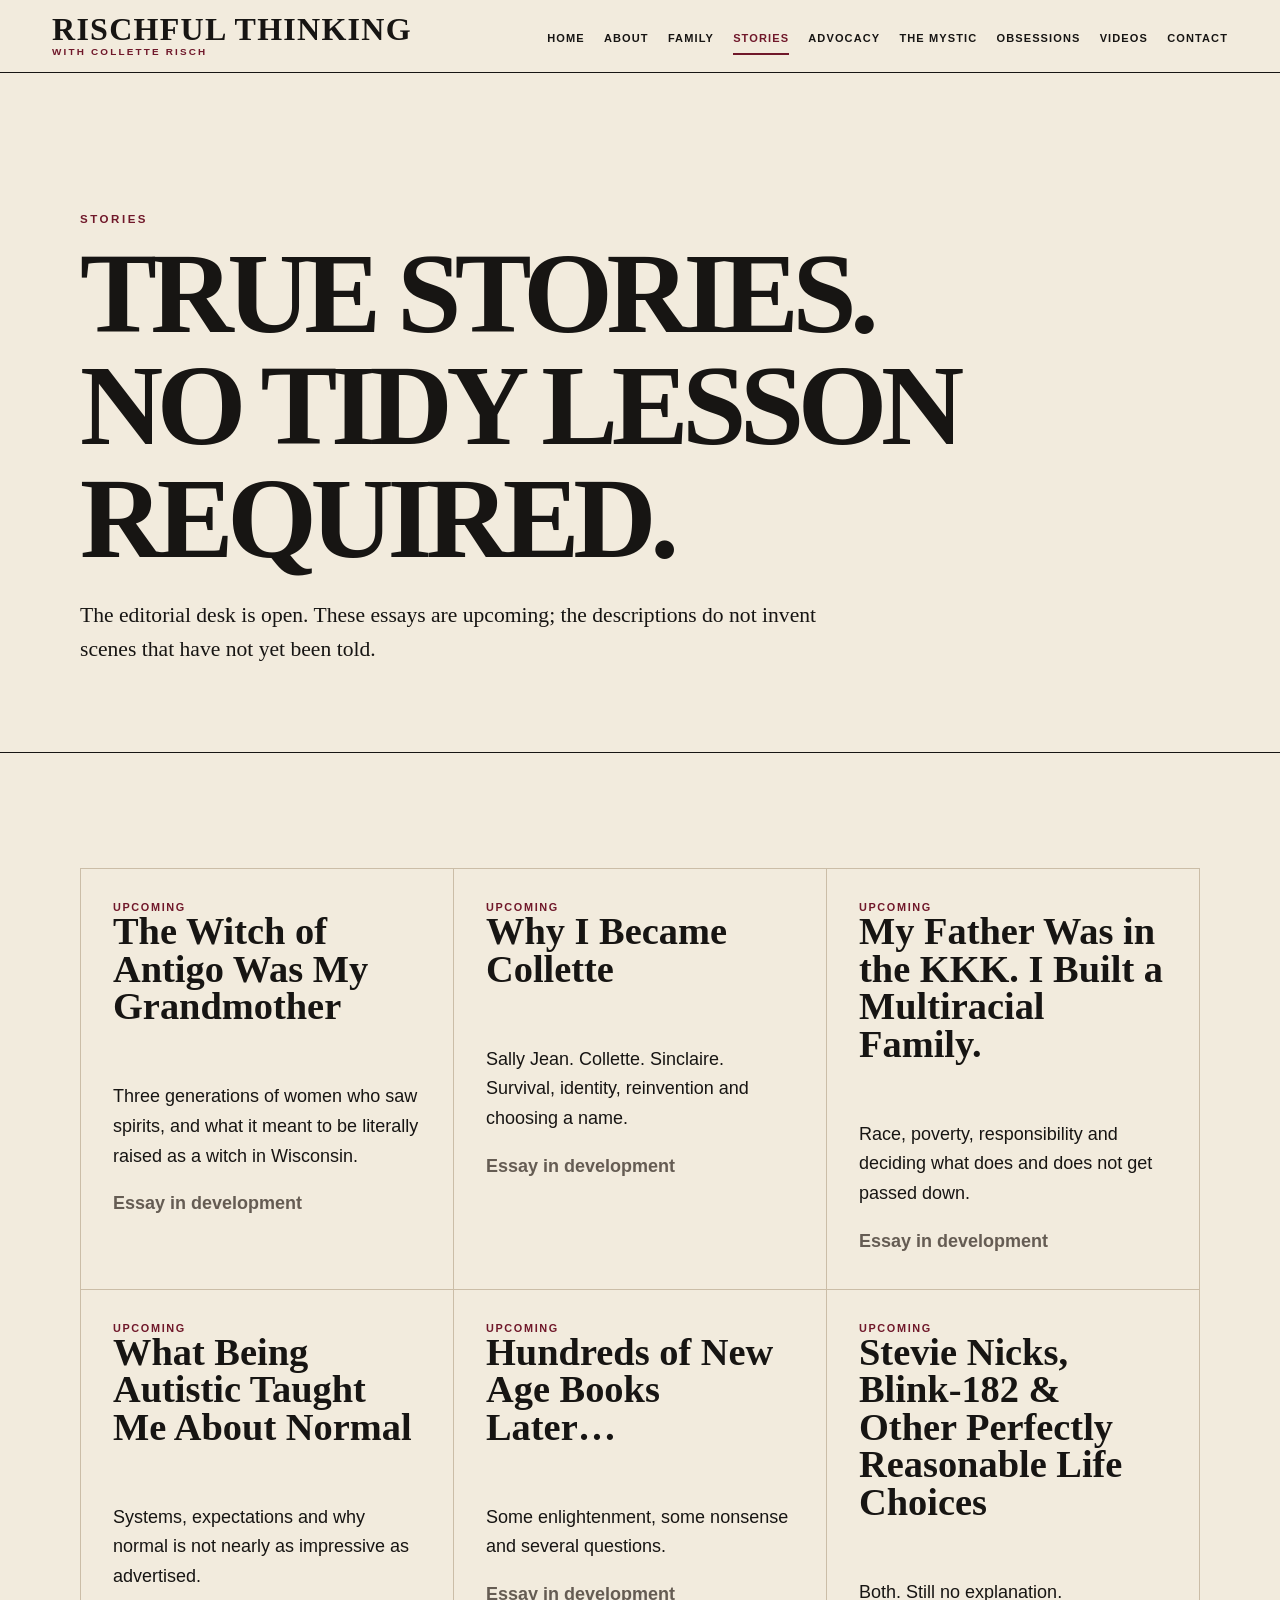
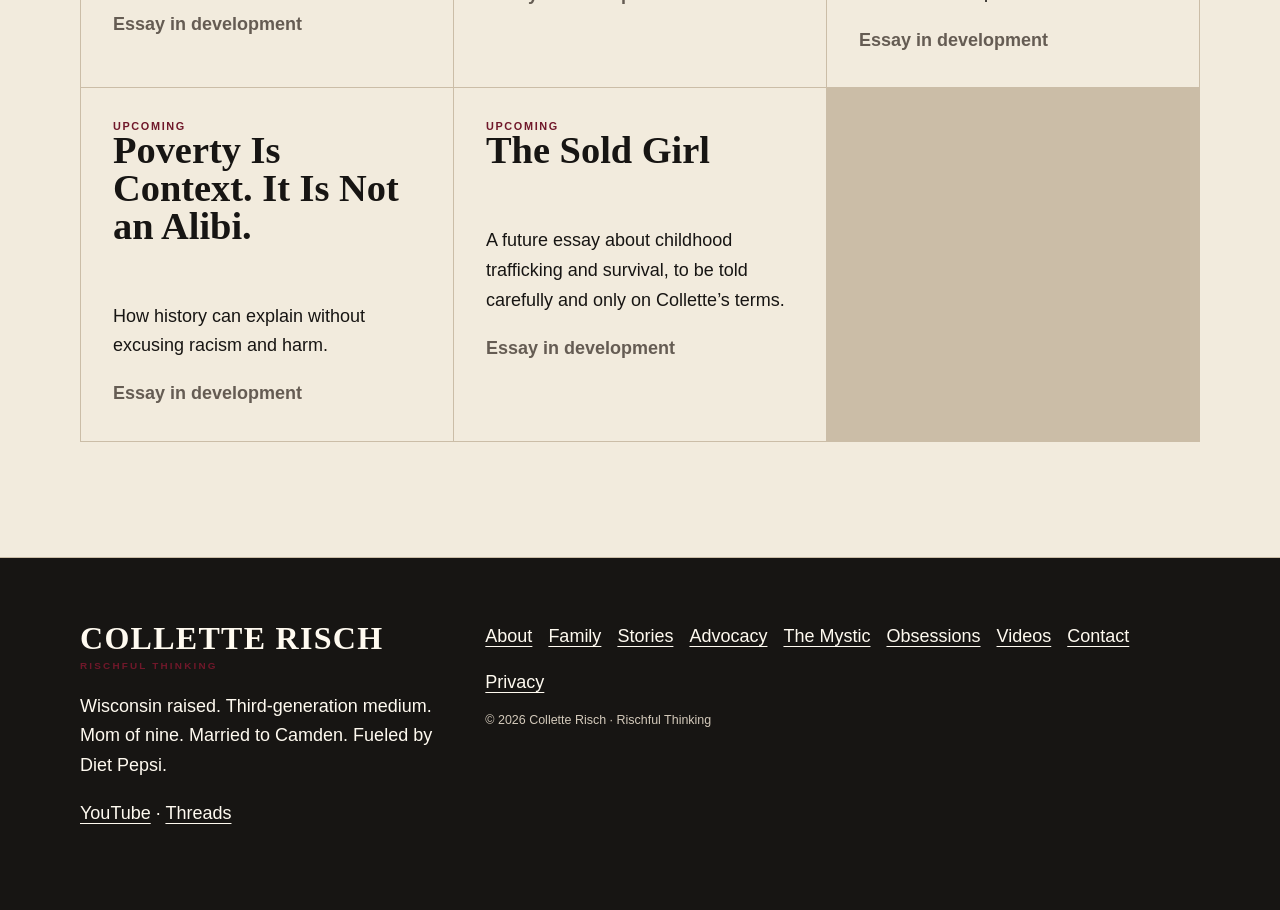
<file: stories.html>
<!doctype html>
<html lang="en">
  <head>
    <meta charset="utf-8" />
    <meta name="viewport" content="width=device-width,initial-scale=1" />
    <title>Stories | Rischful Thinking</title>
    <meta
      name="description"
      content="Stories from Collette Risch about family, identity, autism, mediumship, history, survival and what we choose to pass down."
    />
    <link rel="canonical" href="https://colletterisch.com/stories.html" />
    <meta property="og:title" content="Stories | Rischful Thinking" />
    <meta
      property="og:description"
      content="Stories from Collette Risch about family, identity, autism, mediumship, history, survival and what we choose to pass down."
    />
    <meta property="og:url" content="https://colletterisch.com/stories.html" />
    <meta property="og:type" content="website" />
    <meta property="og:site_name" content="Rischful Thinking" />
    <meta name="twitter:card" content="summary" />
    <meta name="twitter:title" content="Stories | Rischful Thinking" />
    <meta
      name="twitter:description"
      content="Stories from Collette Risch about family, identity, autism, mediumship, history, survival and what we choose to pass down."
    />
    <meta name="theme-color" content="#46101c" />
    <link rel="stylesheet" href="styles.css" />
    <script type="application/ld+json">
      {
        "@context": "https://schema.org",
        "@type": "WebPage",
        "name": "Stories | Rischful Thinking",
        "url": "https://colletterisch.com/stories.html"
      }
    </script>
    <script src="script.js" defer></script>
  </head>
  <body>
    <a class="skip" href="#main">Skip to content</a>
    <header class="masthead">
      <div class="masthead-inner">
        <a class="brand" href="index.html"
          ><strong>RISCHFUL THINKING</strong><span>with Collette Risch</span></a
        ><button
          class="nav-toggle"
          type="button"
          aria-expanded="false"
          aria-controls="primary-nav"
        >
          Menu
        </button>
        <nav class="primary-nav" id="primary-nav" aria-label="Primary">
          <ul class="nav-list">
            <li><a href="index.html">Home</a></li>
            <li><a href="about.html">About</a></li>
            <li><a href="family.html">Family</a></li>
            <li><a href="stories.html" aria-current="page">Stories</a></li>
            <li><a href="advocacy.html">Advocacy</a></li>
            <li><a href="mystic.html">The Mystic</a></li>
            <li><a href="obsessions.html">Obsessions</a></li>
            <li><a href="videos.html">Videos</a></li>
            <li><a href="contact.html">Contact</a></li>
          </ul>
        </nav>
      </div>
    </header>
    <main id="main">
      <section class="page-hero">
        <div class="wrap">
          <p class="eyebrow">Stories</p>
          <h1>TRUE STORIES.<br />NO TIDY LESSON REQUIRED.</h1>
          <p class="standfirst">
            The editorial desk is open. These essays are upcoming; the
            descriptions do not invent scenes that have not yet been told.
          </p>
        </div>
      </section>
      <section class="section">
        <div class="wrap">
          <div class="grid">
            <article class="card">
              <span class="tag">Upcoming</span>
              <h3>The Witch of Antigo Was My Grandmother</h3>
              <p>
                Three generations of women who saw spirits, and what it meant to
                be literally raised as a witch in Wisconsin.
              </p>
              <span class="meta">Essay in development</span>
            </article>
            <article class="card">
              <span class="tag">Upcoming</span>
              <h3>Why I Became Collette</h3>
              <p>
                Sally Jean. Collette. Sinclaire. Survival, identity, reinvention
                and choosing a name.
              </p>
              <span class="meta">Essay in development</span>
            </article>
            <article class="card">
              <span class="tag">Upcoming</span>
              <h3>My Father Was in the KKK. I Built a Multiracial Family.</h3>
              <p>
                Race, poverty, responsibility and deciding what does and does
                not get passed down.
              </p>
              <span class="meta">Essay in development</span>
            </article>
            <article class="card">
              <span class="tag">Upcoming</span>
              <h3>What Being Autistic Taught Me About Normal</h3>
              <p>
                Systems, expectations and why normal is not nearly as impressive
                as advertised.
              </p>
              <span class="meta">Essay in development</span>
            </article>
            <article class="card">
              <span class="tag">Upcoming</span>
              <h3>Hundreds of New Age Books Later…</h3>
              <p>Some enlightenment, some nonsense and several questions.</p>
              <span class="meta">Essay in development</span>
            </article>
            <article class="card">
              <span class="tag">Upcoming</span>
              <h3>
                Stevie Nicks, Blink-182 & Other Perfectly Reasonable Life
                Choices
              </h3>
              <p>Both. Still no explanation.</p>
              <span class="meta">Essay in development</span>
            </article>
            <article class="card">
              <span class="tag">Upcoming</span>
              <h3>Poverty Is Context. It Is Not an Alibi.</h3>
              <p>How history can explain without excusing racism and harm.</p>
              <span class="meta">Essay in development</span>
            </article>
            <article class="card">
              <span class="tag">Upcoming</span>
              <h3>The Sold Girl</h3>
              <p>
                A future essay about childhood trafficking and survival, to be
                told carefully and only on Collette’s terms.
              </p>
              <span class="meta">Essay in development</span>
            </article>
          </div>
        </div>
      </section>
    </main>
    <footer class="footer">
      <div class="wrap footer-grid">
        <div>
          <a class="brand" href="index.html"
            ><strong>COLLETTE RISCH</strong><span>Rischful Thinking</span></a
          >
          <p>
            Wisconsin raised. Third-generation medium. Mom of nine. Married to
            Camden. Fueled by Diet Pepsi.
          </p>
          <p>
            <a href="https://www.youtube.com/@RischfulThinking">YouTube</a> ·
            <a href="https://www.threads.com/@collette_risch">Threads</a>
          </p>
        </div>
        <div>
          <nav aria-label="Footer">
            <a href="about.html">About</a><a href="family.html">Family</a
            ><a href="stories.html">Stories</a
            ><a href="advocacy.html">Advocacy</a
            ><a href="mystic.html">The Mystic</a
            ><a href="obsessions.html">Obsessions</a
            ><a href="videos.html">Videos</a><a href="contact.html">Contact</a
            ><a href="privacy.html">Privacy</a>
          </nav>
          <p class="fine">© 2026 Collette Risch · Rischful Thinking</p>
        </div>
      </div>
    </footer>
  </body>
</html>
</file>
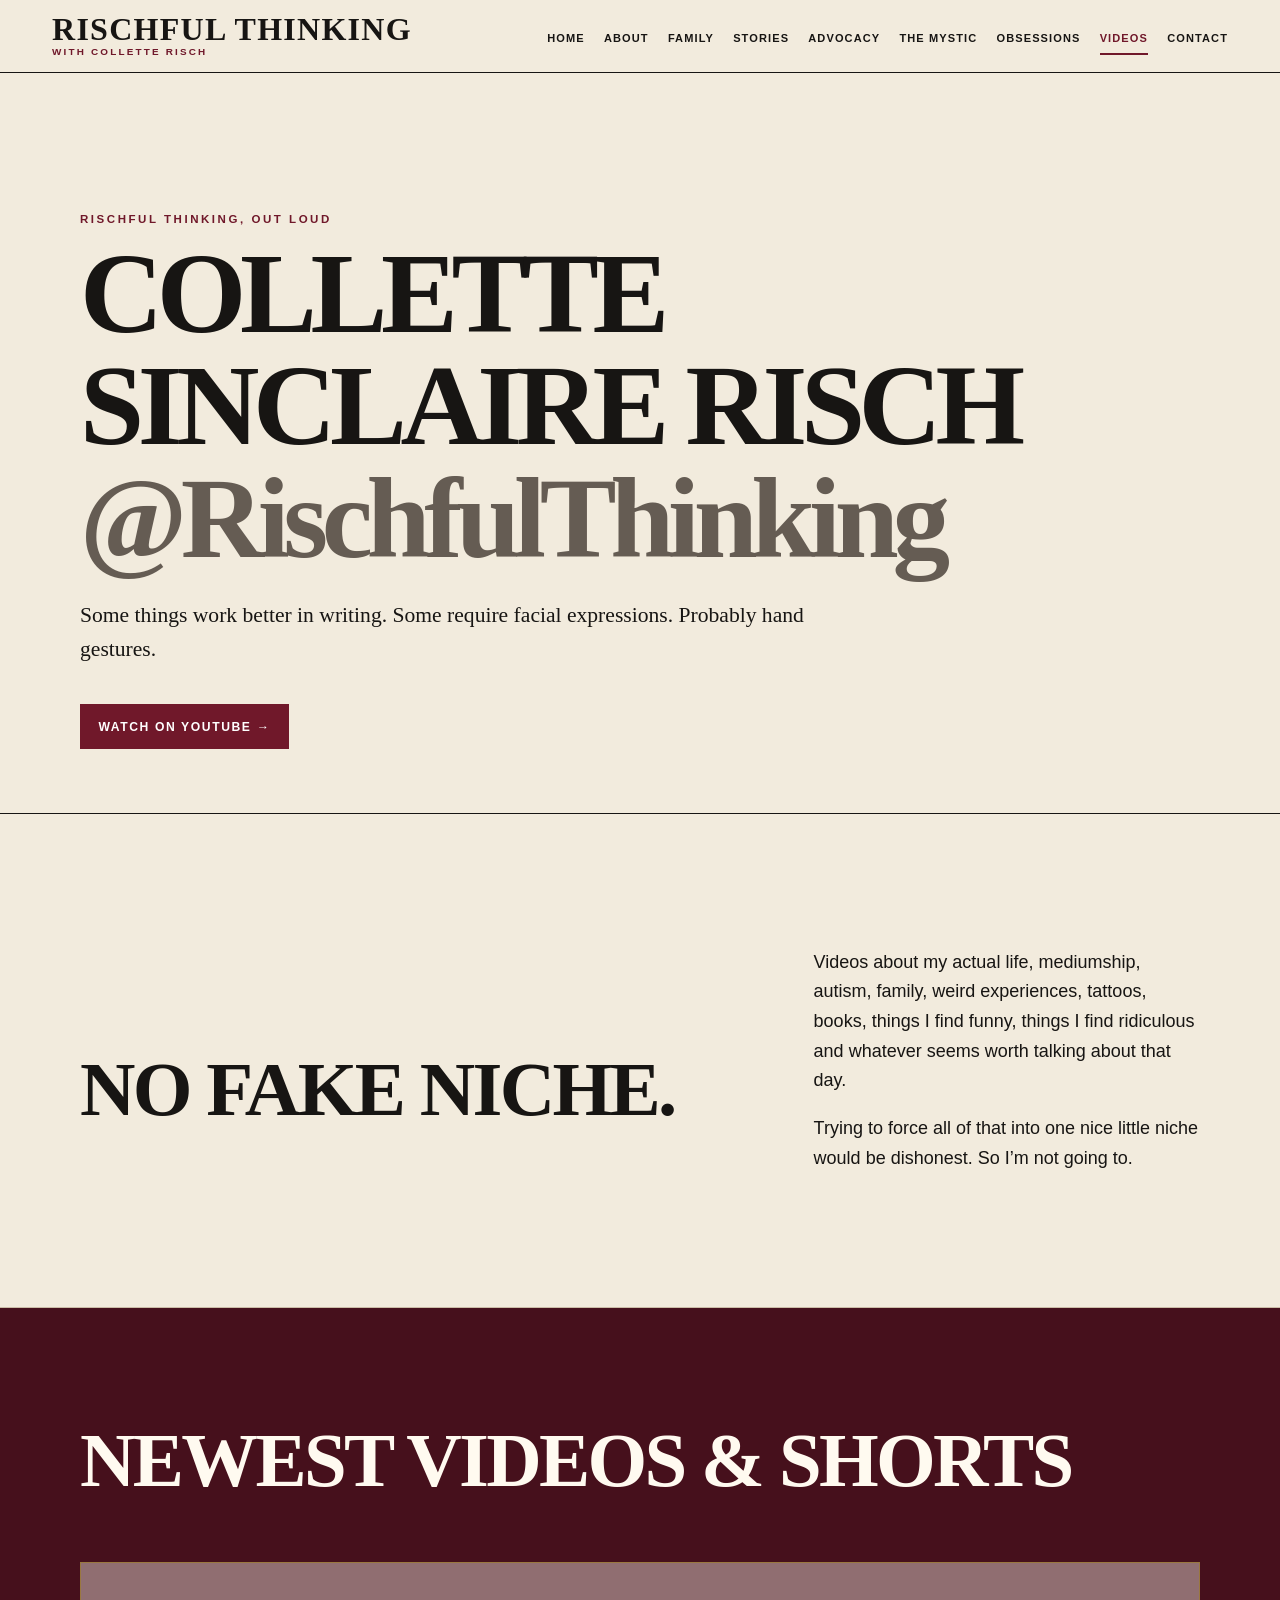
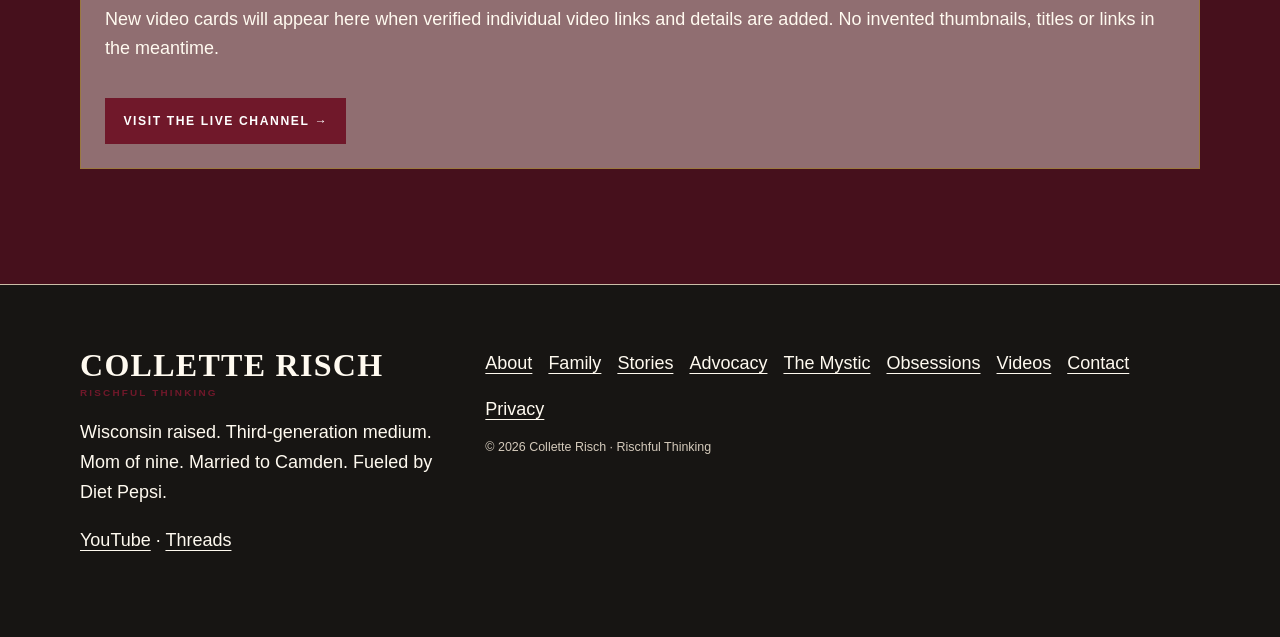
<file: videos.html>
<!doctype html>
<html lang="en">
  <head>
    <meta charset="utf-8" />
    <meta name="viewport" content="width=device-width,initial-scale=1" />
    <title>Videos | Collette Sinclaire Risch</title>
    <meta
      name="description"
      content="Watch Collette Sinclaire Risch and Rischful Thinking on YouTube: mediumship, autism, family, books and the unexplained."
    />
    <link rel="canonical" href="https://colletterisch.com/videos.html" />
    <meta property="og:title" content="Videos | Collette Sinclaire Risch" />
    <meta
      property="og:description"
      content="Watch Collette Sinclaire Risch and Rischful Thinking on YouTube: mediumship, autism, family, books and the unexplained."
    />
    <meta property="og:url" content="https://colletterisch.com/videos.html" />
    <meta property="og:type" content="website" />
    <meta property="og:site_name" content="Rischful Thinking" />
    <meta name="twitter:card" content="summary" />
    <meta name="twitter:title" content="Videos | Collette Sinclaire Risch" />
    <meta
      name="twitter:description"
      content="Watch Collette Sinclaire Risch and Rischful Thinking on YouTube: mediumship, autism, family, books and the unexplained."
    />
    <meta name="theme-color" content="#46101c" />
    <link rel="stylesheet" href="styles.css" />
    <script type="application/ld+json">
      {
        "@context": "https://schema.org",
        "@type": "WebPage",
        "name": "Videos | Collette Sinclaire Risch",
        "url": "https://colletterisch.com/videos.html"
      }
    </script>
    <script src="script.js" defer></script>
  </head>
  <body>
    <a class="skip" href="#main">Skip to content</a>
    <header class="masthead">
      <div class="masthead-inner">
        <a class="brand" href="index.html"
          ><strong>RISCHFUL THINKING</strong><span>with Collette Risch</span></a
        ><button
          class="nav-toggle"
          type="button"
          aria-expanded="false"
          aria-controls="primary-nav"
        >
          Menu
        </button>
        <nav class="primary-nav" id="primary-nav" aria-label="Primary">
          <ul class="nav-list">
            <li><a href="index.html">Home</a></li>
            <li><a href="about.html">About</a></li>
            <li><a href="family.html">Family</a></li>
            <li><a href="stories.html">Stories</a></li>
            <li><a href="advocacy.html">Advocacy</a></li>
            <li><a href="mystic.html">The Mystic</a></li>
            <li><a href="obsessions.html">Obsessions</a></li>
            <li><a href="videos.html" aria-current="page">Videos</a></li>
            <li><a href="contact.html">Contact</a></li>
          </ul>
        </nav>
      </div>
    </header>
    <main id="main">
      <section class="page-hero">
        <div class="wrap">
          <p class="eyebrow">Rischful Thinking, out loud</p>
          <h1>
            COLLETTE SINCLAIRE RISCH<br /><span class="meta"
              >@RischfulThinking</span
            >
          </h1>
          <p class="standfirst">
            Some things work better in writing. Some require facial expressions.
            Probably hand gestures.
          </p>
          <a class="button" href="https://www.youtube.com/@RischfulThinking"
            >Watch on YouTube →</a
          >
        </div>
      </section>
      <section class="section">
        <div class="wrap split">
          <div><h2>NO FAKE NICHE.</h2></div>
          <div>
            <p>
              Videos about my actual life, mediumship, autism, family, weird
              experiences, tattoos, books, things I find funny, things I find
              ridiculous and whatever seems worth talking about that day.
            </p>
            <p>
              Trying to force all of that into one nice little niche would be
              dishonest. So I’m not going to.
            </p>
          </div>
        </div>
      </section>
      <section class="section dark">
        <div class="wrap">
          <h2>NEWEST VIDEOS & SHORTS</h2>
          <div class="notice">
            <p>
              New video cards will appear here when verified individual video
              links and details are added. No invented thumbnails, titles or
              links in the meantime.
            </p>
            <a class="button" href="https://www.youtube.com/@RischfulThinking"
              >Visit the live channel →</a
            >
          </div>
        </div>
      </section>
    </main>
    <footer class="footer">
      <div class="wrap footer-grid">
        <div>
          <a class="brand" href="index.html"
            ><strong>COLLETTE RISCH</strong><span>Rischful Thinking</span></a
          >
          <p>
            Wisconsin raised. Third-generation medium. Mom of nine. Married to
            Camden. Fueled by Diet Pepsi.
          </p>
          <p>
            <a href="https://www.youtube.com/@RischfulThinking">YouTube</a> ·
            <a href="https://www.threads.com/@collette_risch">Threads</a>
          </p>
        </div>
        <div>
          <nav aria-label="Footer">
            <a href="about.html">About</a><a href="family.html">Family</a
            ><a href="stories.html">Stories</a
            ><a href="advocacy.html">Advocacy</a
            ><a href="mystic.html">The Mystic</a
            ><a href="obsessions.html">Obsessions</a
            ><a href="videos.html">Videos</a><a href="contact.html">Contact</a
            ><a href="privacy.html">Privacy</a>
          </nav>
          <p class="fine">© 2026 Collette Risch · Rischful Thinking</p>
        </div>
      </div>
    </footer>
  </body>
</html>
</file>
<file: styles.css>
:root {
  --paper: #f2ebdd;
  --ink: #171513;
  --wine: #70182a;
  --dark: #46101c;
  --gold: #9a783f;
  --muted: #655c53;
  --line: #cbbda7;
  --white: #fffaf0;
  --serif: Georgia, "Times New Roman", serif;
  --sans: Arial, Helvetica, sans-serif;
}
* {
  box-sizing: border-box;
}
html {
  scroll-behavior: smooth;
}
body {
  margin: 0;
  background: var(--paper);
  color: var(--ink);
  font: 18px/1.65 var(--sans);
}
a {
  color: inherit;
  text-decoration-thickness: 1px;
  text-underline-offset: 0.2em;
}
a:hover {
  color: var(--wine);
}
a:focus-visible,
button:focus-visible,
input:focus-visible,
textarea:focus-visible {
  outline: 3px solid var(--gold);
  outline-offset: 4px;
}
.skip {
  position: absolute;
  left: -999px;
  top: 8px;
  background: var(--ink);
  color: white;
  padding: 0.6rem 1rem;
  z-index: 99;
}
.skip:focus {
  left: 8px;
}
.masthead {
  border-bottom: 1px solid var(--ink);
  background: rgba(242, 235, 221, 0.97);
  position: sticky;
  top: 0;
  z-index: 20;
}
.masthead-inner {
  max-width: 1240px;
  margin: auto;
  display: flex;
  align-items: center;
  justify-content: space-between;
  padding: 0.8rem 2rem;
  gap: 2rem;
}
.brand {
  text-decoration: none;
  line-height: 1;
}
.brand strong {
  font: 700 clamp(1.35rem, 3vw, 2rem)/1 var(--serif);
  letter-spacing: 0.04em;
}
.brand span {
  display: block;
  color: var(--wine);
  font: 700 0.62rem/1.5 var(--sans);
  letter-spacing: 0.22em;
  text-transform: uppercase;
}
.nav-toggle {
  display: none;
  border: 1px solid;
  background: none;
  padding: 0.65rem;
  font-weight: bold;
}
.nav-list {
  display: flex;
  list-style: none;
  margin: 0;
  padding: 0;
  gap: 1.2rem;
}
.nav-list a {
  text-decoration: none;
  text-transform: uppercase;
  font-size: 0.69rem;
  font-weight: bold;
  letter-spacing: 0.1em;
  padding: 0.6rem 0;
}
.nav-list a[aria-current="page"] {
  color: var(--wine);
  border-bottom: 2px solid;
}
.wrap {
  width: min(1120px, calc(100% - 3rem));
  margin: auto;
}
.hero {
  min-height: 88vh;
  display: grid;
  align-items: center;
  padding: 6rem 0;
  border-bottom: 1px solid;
}
.eyebrow {
  font: 700 0.72rem var(--sans);
  letter-spacing: 0.22em;
  text-transform: uppercase;
  color: var(--wine);
}
h1,
h2,
h3 {
  font-family: var(--serif);
  line-height: 0.98;
  margin-top: 0;
}
h1 {
  font-size: clamp(3.8rem, 11vw, 9rem);
  letter-spacing: -0.055em;
  margin-bottom: 1.5rem;
}
h2 {
  font-size: clamp(2.4rem, 6vw, 5.2rem);
  letter-spacing: -0.035em;
}
h3 {
  font-size: clamp(1.5rem, 3vw, 2.4rem);
}
.hero h1 small {
  font: 700 0.85rem var(--sans);
  letter-spacing: 0.2em;
  text-transform: uppercase;
  display: block;
  margin: 1rem 0;
  color: var(--wine);
}
.hero-grid,
.split {
  display: grid;
  grid-template-columns: 1.25fr 0.75fr;
  gap: clamp(2rem, 7vw, 8rem);
  align-items: end;
}
.hero-deck {
  font: italic clamp(1.8rem, 4vw, 3.4rem)/1.08 var(--serif);
  border-left: 6px solid var(--wine);
  padding-left: 1.5rem;
}
.standfirst {
  font: clamp(1.1rem, 2vw, 1.35rem)/1.55 var(--serif);
  max-width: 48rem;
}
.button {
  display: inline-block;
  background: var(--wine);
  color: white;
  text-decoration: none;
  padding: 0.8rem 1.15rem;
  font-size: 0.76rem;
  font-weight: bold;
  letter-spacing: 0.13em;
  text-transform: uppercase;
  margin-top: 1rem;
}
.button:hover {
  background: var(--dark);
  color: white;
}
.section {
  padding: clamp(4rem, 9vw, 8rem) 0;
  border-bottom: 1px solid var(--line);
}
.section.dark {
  background: var(--dark);
  color: var(--white);
}
.section.gold {
  background: var(--gold);
  color: var(--ink);
}
.kicker {
  font-size: clamp(1.45rem, 3vw, 2.2rem);
  font-family: var(--serif);
}
.copy {
  max-width: 750px;
}
.copy p {
  margin: 0 0 1.15rem;
}
.pull {
  font: italic clamp(2rem, 5vw, 4.8rem)/1.08 var(--serif);
  margin: 2.5rem 0;
  border-top: 1px solid;
  border-bottom: 1px solid;
  padding: 2rem 0;
}
.number {
  font: 700 clamp(6rem, 18vw, 15rem)/0.7 var(--serif);
  color: var(--wine);
}
.dark .number {
  color: var(--gold);
}
.grid {
  display: grid;
  grid-template-columns: repeat(3, 1fr);
  gap: 1px;
  background: var(--line);
  border: 1px solid var(--line);
}
.card {
  background: var(--paper);
  padding: 2rem;
  min-height: 250px;
  display: flex;
  flex-direction: column;
}
.card .tag {
  color: var(--wine);
  font: bold 0.68rem var(--sans);
  letter-spacing: 0.15em;
  text-transform: uppercase;
}
.card a:last-child {
  margin-top: auto;
  font-weight: bold;
}
.list-lines {
  list-style: none;
  padding: 0;
  margin: 2rem 0;
}
.list-lines li {
  border-top: 1px solid;
  padding: 0.75rem 0;
  font: bold clamp(1.05rem, 2vw, 1.5rem) var(--serif);
}
.music {
  display: grid;
  grid-template-columns: 1fr auto 1fr;
  gap: 2rem;
  align-items: center;
  text-align: center;
}
.music h2 {
  margin: 0;
}
.music span {
  font: italic 2rem var(--serif);
  color: var(--gold);
}
.page-hero {
  padding: clamp(5rem, 10vw, 9rem) 0 4rem;
  border-bottom: 1px solid;
}
.page-hero h1 {
  font-size: clamp(3.6rem, 9vw, 7.5rem);
  max-width: 1000px;
}
.article {
  max-width: 780px;
  margin: auto;
}
.article h2 {
  font-size: clamp(2rem, 5vw, 3.7rem);
  margin-top: 4rem;
}
.article p {
  margin-bottom: 1.4rem;
}
.meta {
  color: var(--muted);
  font-weight: bold;
}
.notice {
  border: 1px solid var(--gold);
  padding: 1.5rem;
  background: rgba(255, 250, 240, 0.4);
}
.footer {
  background: var(--ink);
  color: var(--white);
  padding: 4rem 0;
}
.footer-grid {
  display: grid;
  grid-template-columns: 1fr 2fr;
  gap: 3rem;
}
.footer nav {
  display: flex;
  flex-wrap: wrap;
  gap: 1rem;
}
.footer a {
  color: inherit;
}
.fine {
  font-size: 0.78rem;
  color: #d4cabb;
}
.big-end {
  font: italic clamp(2.5rem, 7vw, 6rem)/1 var(--serif);
}
@media (max-width: 850px) {
  .masthead-inner {
    padding: 0.8rem 1rem;
  }
  .nav-toggle {
    display: block;
  }
  .primary-nav {
    display: none;
    position: absolute;
    top: 100%;
    left: 0;
    right: 0;
    background: var(--paper);
    border-bottom: 1px solid;
    padding: 1rem;
  }
  .primary-nav.open {
    display: block;
  }
  .nav-list {
    display: grid;
    grid-template-columns: 1fr 1fr;
    gap: 0.25rem;
  }
  .nav-list a {
    display: block;
    padding: 0.75rem;
  }
  .hero-grid,
  .split,
  .footer-grid {
    grid-template-columns: 1fr;
  }
  .grid {
    grid-template-columns: 1fr 1fr;
  }
  .hero {
    min-height: auto;
  }
  .music {
    grid-template-columns: 1fr;
  }
  .music span {
    transform: rotate(90deg);
  }
}
@media (max-width: 560px) {
  body {
    font-size: 17px;
  }
  .wrap {
    width: min(100% - 2rem, 1120px);
  }
  .grid {
    grid-template-columns: 1fr;
  }
  .section {
    padding: 4rem 0;
  }
  h1 {
    font-size: 3.55rem;
  }
  .card {
    min-height: 220px;
  }
}
@media (prefers-reduced-motion: reduce) {
  html {
    scroll-behavior: auto;
  }
}
</file>
